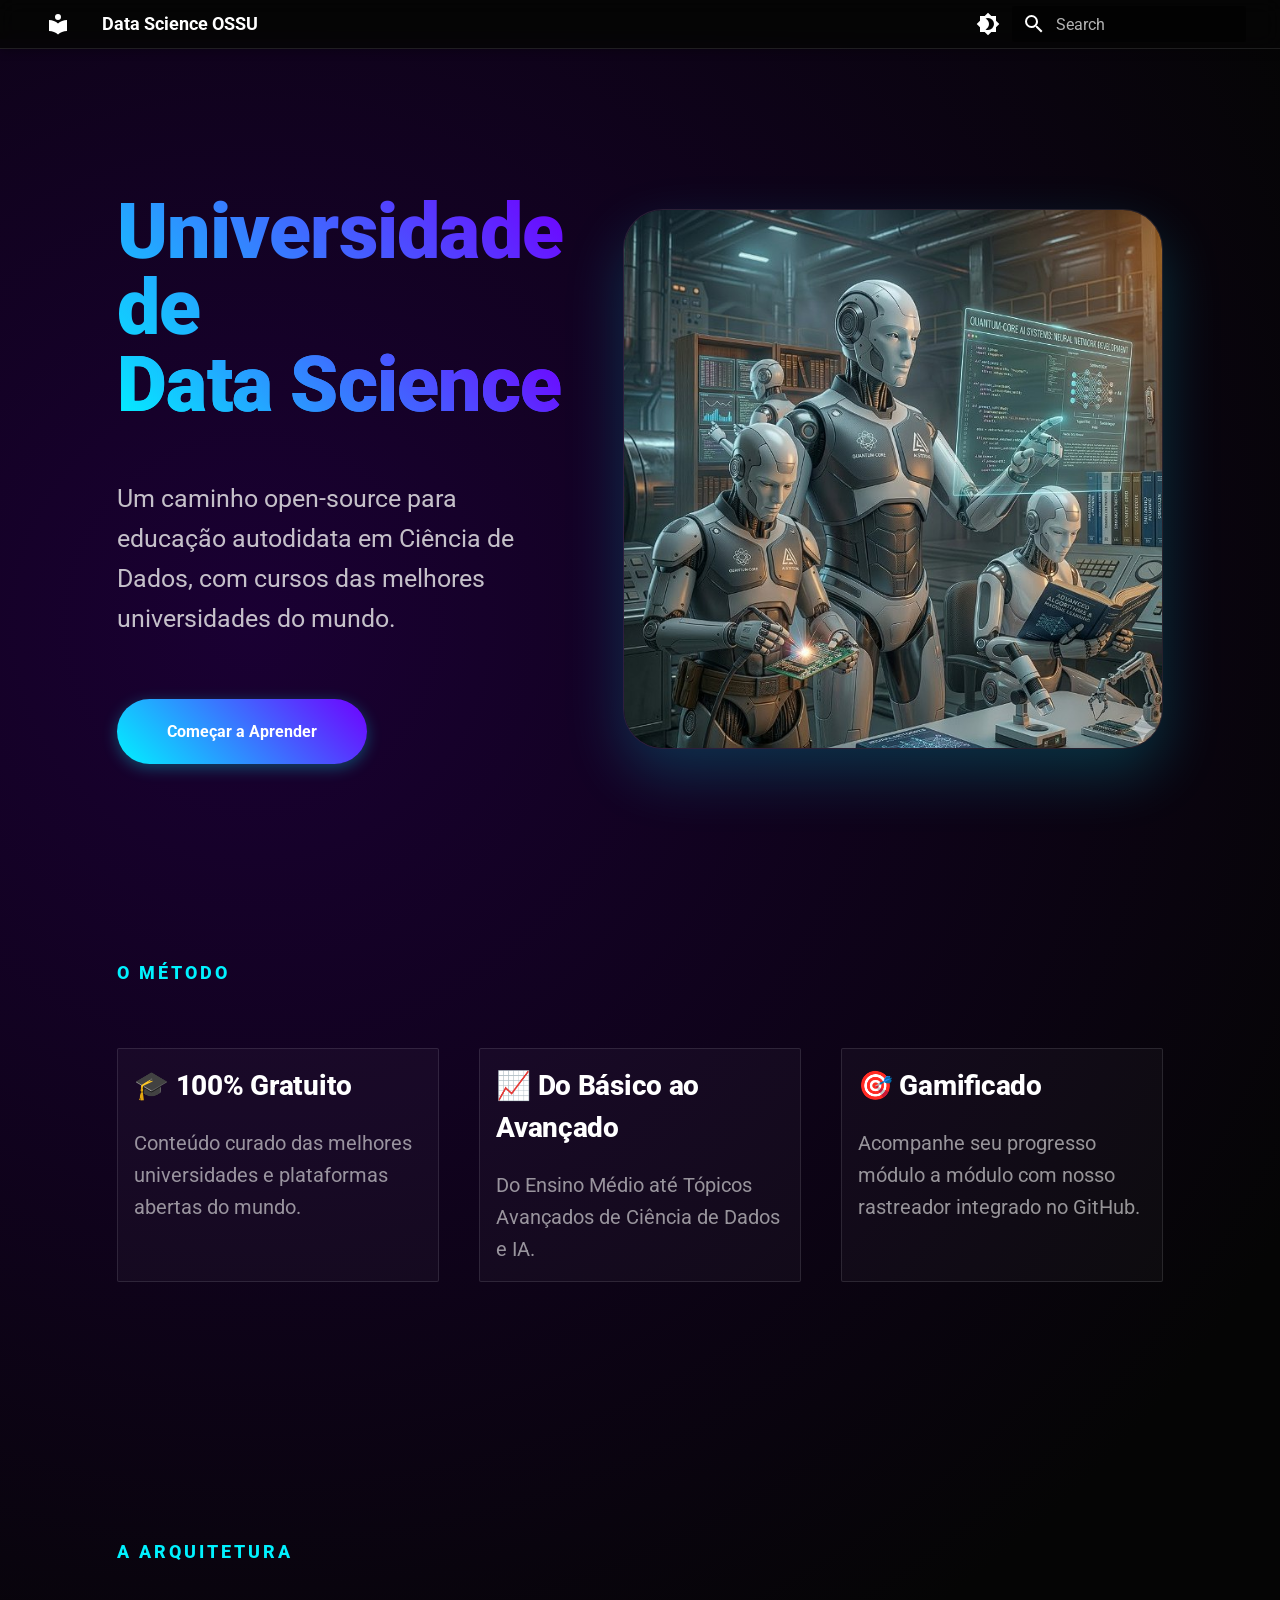
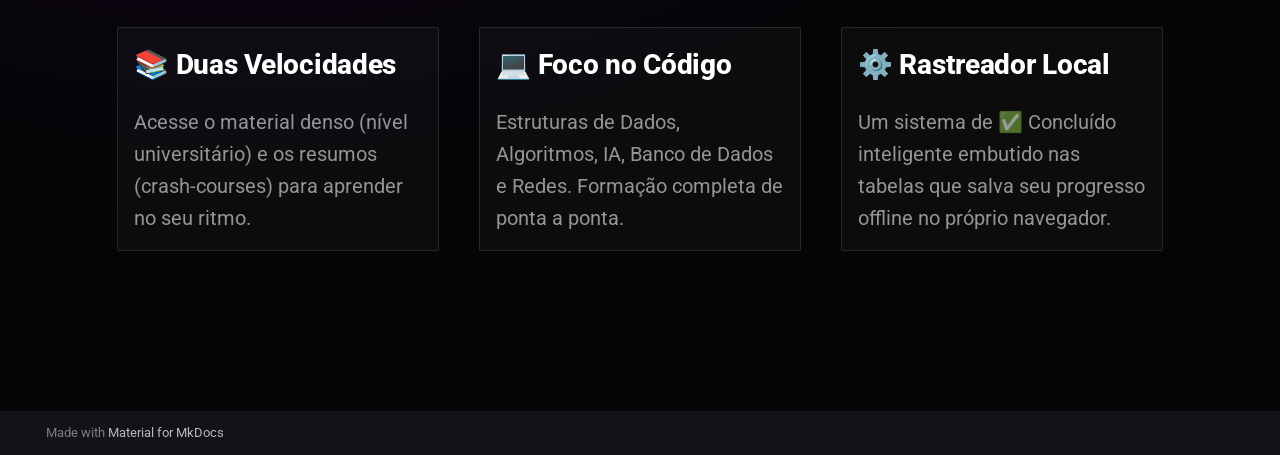
<file: index.html>
<!doctype html>
<html lang="en" class="no-js">
  <head>
    
      <meta charset="utf-8">
      <meta name="viewport" content="width=device-width,initial-scale=1">
      
        <meta name="description" content="Um caminho open-source para educação autodidata em Ciência de Dados.">
      
      
      
        <link rel="canonical" href="https://NandesLima.github.io/data-science/">
      
      
      
        <link rel="next" href="01-introducao/">
      
      
        
      
      
      <link rel="icon" href="assets/images/favicon.png">
      <meta name="generator" content="mkdocs-1.6.1, mkdocs-material-9.7.6">
    
    
      
        <title>Data Science OSSU</title>
      
    
    
      <link rel="stylesheet" href="assets/stylesheets/main.484c7ddc.min.css">
      
        
        <link rel="stylesheet" href="assets/stylesheets/palette.ab4e12ef.min.css">
      
      


    
    
      
    
    
      
        
        
        <link rel="preconnect" href="https://fonts.gstatic.com" crossorigin>
        <link rel="stylesheet" href="https://fonts.googleapis.com/css?family=Roboto:300,300i,400,400i,700,700i%7CRoboto+Mono:400,400i,700,700i&display=fallback">
        <style>:root{--md-text-font:"Roboto";--md-code-font:"Roboto Mono"}</style>
      
    
    
      <link rel="stylesheet" href="stylesheets/custom.css">
    
      <link rel="stylesheet" href="stylesheets/global-modern.css">
    
    <script>__md_scope=new URL(".",location),__md_hash=e=>[...e].reduce(((e,_)=>(e<<5)-e+_.charCodeAt(0)),0),__md_get=(e,_=localStorage,t=__md_scope)=>JSON.parse(_.getItem(t.pathname+"."+e)),__md_set=(e,_,t=localStorage,a=__md_scope)=>{try{t.setItem(a.pathname+"."+e,JSON.stringify(_))}catch(e){}}</script>
    
      

    
    
  </head>
  
  
    
    
      
    
    
    
    
    <body dir="ltr" data-md-color-scheme="slate" data-md-color-primary="black" data-md-color-accent="indigo">
  
    
    <input class="md-toggle" data-md-toggle="drawer" type="checkbox" id="__drawer" autocomplete="off">
    <input class="md-toggle" data-md-toggle="search" type="checkbox" id="__search" autocomplete="off">
    <label class="md-overlay" for="__drawer"></label>
    <div data-md-component="skip">
      
    </div>
    <div data-md-component="announce">
      
    </div>
    
    
      

<header class="md-header" data-md-component="header">
  <nav class="md-header__inner md-grid" aria-label="Header">
    <a href="." title="Data Science OSSU" class="md-header__button md-logo" aria-label="Data Science OSSU" data-md-component="logo">
      
  
  <svg xmlns="http://www.w3.org/2000/svg" viewBox="0 0 24 24"><path d="M12 8a3 3 0 0 0 3-3 3 3 0 0 0-3-3 3 3 0 0 0-3 3 3 3 0 0 0 3 3m0 3.54C9.64 9.35 6.5 8 3 8v11c3.5 0 6.64 1.35 9 3.54 2.36-2.19 5.5-3.54 9-3.54V8c-3.5 0-6.64 1.35-9 3.54"/></svg>

    </a>
    <label class="md-header__button md-icon" for="__drawer">
      
      <svg xmlns="http://www.w3.org/2000/svg" viewBox="0 0 24 24"><path d="M3 6h18v2H3zm0 5h18v2H3zm0 5h18v2H3z"/></svg>
    </label>
    <div class="md-header__title" data-md-component="header-title">
      <div class="md-header__ellipsis">
        <div class="md-header__topic">
          <span class="md-ellipsis">
            Data Science OSSU
          </span>
        </div>
        <div class="md-header__topic" data-md-component="header-topic">
          <span class="md-ellipsis">
            
              Início
            
          </span>
        </div>
      </div>
    </div>
    
      
        <form class="md-header__option" data-md-component="palette">
  
    
    
    
    <input class="md-option" data-md-color-media="" data-md-color-scheme="slate" data-md-color-primary="black" data-md-color-accent="indigo"  aria-label="Mudar para modo claro"  type="radio" name="__palette" id="__palette_0">
    
      <label class="md-header__button md-icon" title="Mudar para modo claro" for="__palette_0" hidden>
        <svg xmlns="http://www.w3.org/2000/svg" viewBox="0 0 24 24"><path d="M12 18c-.89 0-1.74-.2-2.5-.55C11.56 16.5 13 14.42 13 12s-1.44-4.5-3.5-5.45C10.26 6.2 11.11 6 12 6a6 6 0 0 1 6 6 6 6 0 0 1-6 6m8-9.31V4h-4.69L12 .69 8.69 4H4v4.69L.69 12 4 15.31V20h4.69L12 23.31 15.31 20H20v-4.69L23.31 12z"/></svg>
      </label>
    
  
</form>
      
    
    
      <script>var palette=__md_get("__palette");if(palette&&palette.color){if("(prefers-color-scheme)"===palette.color.media){var media=matchMedia("(prefers-color-scheme: light)"),input=document.querySelector(media.matches?"[data-md-color-media='(prefers-color-scheme: light)']":"[data-md-color-media='(prefers-color-scheme: dark)']");palette.color.media=input.getAttribute("data-md-color-media"),palette.color.scheme=input.getAttribute("data-md-color-scheme"),palette.color.primary=input.getAttribute("data-md-color-primary"),palette.color.accent=input.getAttribute("data-md-color-accent")}for(var[key,value]of Object.entries(palette.color))document.body.setAttribute("data-md-color-"+key,value)}</script>
    
    
    
      
      
        <label class="md-header__button md-icon" for="__search">
          
          <svg xmlns="http://www.w3.org/2000/svg" viewBox="0 0 24 24"><path d="M9.5 3A6.5 6.5 0 0 1 16 9.5c0 1.61-.59 3.09-1.56 4.23l.27.27h.79l5 5-1.5 1.5-5-5v-.79l-.27-.27A6.52 6.52 0 0 1 9.5 16 6.5 6.5 0 0 1 3 9.5 6.5 6.5 0 0 1 9.5 3m0 2C7 5 5 7 5 9.5S7 14 9.5 14 14 12 14 9.5 12 5 9.5 5"/></svg>
        </label>
        <div class="md-search" data-md-component="search" role="dialog">
  <label class="md-search__overlay" for="__search"></label>
  <div class="md-search__inner" role="search">
    <form class="md-search__form" name="search">
      <input type="text" class="md-search__input" name="query" aria-label="Search" placeholder="Search" autocapitalize="off" autocorrect="off" autocomplete="off" spellcheck="false" data-md-component="search-query" required>
      <label class="md-search__icon md-icon" for="__search">
        
        <svg xmlns="http://www.w3.org/2000/svg" viewBox="0 0 24 24"><path d="M9.5 3A6.5 6.5 0 0 1 16 9.5c0 1.61-.59 3.09-1.56 4.23l.27.27h.79l5 5-1.5 1.5-5-5v-.79l-.27-.27A6.52 6.52 0 0 1 9.5 16 6.5 6.5 0 0 1 3 9.5 6.5 6.5 0 0 1 9.5 3m0 2C7 5 5 7 5 9.5S7 14 9.5 14 14 12 14 9.5 12 5 9.5 5"/></svg>
        
        <svg xmlns="http://www.w3.org/2000/svg" viewBox="0 0 24 24"><path d="M20 11v2H8l5.5 5.5-1.42 1.42L4.16 12l7.92-7.92L13.5 5.5 8 11z"/></svg>
      </label>
      <nav class="md-search__options" aria-label="Search">
        
        <button type="reset" class="md-search__icon md-icon" title="Clear" aria-label="Clear" tabindex="-1">
          
          <svg xmlns="http://www.w3.org/2000/svg" viewBox="0 0 24 24"><path d="M19 6.41 17.59 5 12 10.59 6.41 5 5 6.41 10.59 12 5 17.59 6.41 19 12 13.41 17.59 19 19 17.59 13.41 12z"/></svg>
        </button>
      </nav>
      
        <div class="md-search__suggest" data-md-component="search-suggest"></div>
      
    </form>
    <div class="md-search__output">
      <div class="md-search__scrollwrap" tabindex="0" data-md-scrollfix>
        <div class="md-search-result" data-md-component="search-result">
          <div class="md-search-result__meta">
            Initializing search
          </div>
          <ol class="md-search-result__list" role="presentation"></ol>
        </div>
      </div>
    </div>
  </div>
</div>
      
    
    
  </nav>
  
</header>
    
    <div class="md-container" data-md-component="container">
      
      
        
          
            
<nav class="md-tabs" aria-label="Tabs" data-md-component="tabs">
  <div class="md-grid">
    <ul class="md-tabs__list">
      
        
  
  
  
    
  
  
    <li class="md-tabs__item md-tabs__item--active">
      <a href="." class="md-tabs__link">
        
  
  
    
  
  Início

      </a>
    </li>
  

      
        
  
  
  
  
    
    
      <li class="md-tabs__item">
        <a href="01-introducao/" class="md-tabs__link">
          
  
  
  Currículo

        </a>
      </li>
    
  

      
    </ul>
  </div>
</nav>
          
        
      
      <main class="md-main" data-md-component="main">
        <div class="md-main__inner md-grid">
          
            
              
              <div class="md-sidebar md-sidebar--primary" data-md-component="sidebar" data-md-type="navigation" >
                <div class="md-sidebar__scrollwrap">
                  <div class="md-sidebar__inner">
                    


  


<nav class="md-nav md-nav--primary md-nav--lifted" aria-label="Navigation" data-md-level="0">
  <label class="md-nav__title" for="__drawer">
    <a href="." title="Data Science OSSU" class="md-nav__button md-logo" aria-label="Data Science OSSU" data-md-component="logo">
      
  
  <svg xmlns="http://www.w3.org/2000/svg" viewBox="0 0 24 24"><path d="M12 8a3 3 0 0 0 3-3 3 3 0 0 0-3-3 3 3 0 0 0-3 3 3 3 0 0 0 3 3m0 3.54C9.64 9.35 6.5 8 3 8v11c3.5 0 6.64 1.35 9 3.54 2.36-2.19 5.5-3.54 9-3.54V8c-3.5 0-6.64 1.35-9 3.54"/></svg>

    </a>
    Data Science OSSU
  </label>
  
  <ul class="md-nav__list" data-md-scrollfix>
    
      
      
  
  
    
  
  
  
    <li class="md-nav__item md-nav__item--active">
      
      <input class="md-nav__toggle md-toggle" type="checkbox" id="__toc">
      
      
      
      <a href="." class="md-nav__link md-nav__link--active">
        
  
  
  <span class="md-ellipsis">
    
  
    Início
  

    
  </span>
  
  

      </a>
      
    </li>
  

    
      
      
  
  
  
  
    
    
    
    
      
      
        
      
    
    
    <li class="md-nav__item md-nav__item--nested">
      
        
        
          
        
        <input class="md-nav__toggle md-toggle md-toggle--indeterminate" type="checkbox" id="__nav_2" >
        
          
          <label class="md-nav__link" for="__nav_2" id="__nav_2_label" tabindex="0">
            
  
  
  <span class="md-ellipsis">
    
  
    Currículo
  

    
  </span>
  
  

            <span class="md-nav__icon md-icon"></span>
          </label>
        
        <nav class="md-nav" data-md-level="1" aria-labelledby="__nav_2_label" aria-expanded="false">
          <label class="md-nav__title" for="__nav_2">
            <span class="md-nav__icon md-icon"></span>
            
  
    Currículo
  

          </label>
          <ul class="md-nav__list" data-md-scrollfix>
            
              
                
  
  
  
  
    <li class="md-nav__item">
      <a href="01-introducao/" class="md-nav__link">
        
  
  
  <span class="md-ellipsis">
    
  
    01. Introdução à Data Science
  

    
  </span>
  
  

      </a>
    </li>
  

              
            
              
                
  
  
  
  
    <li class="md-nav__item">
      <a href="02-programacao/" class="md-nav__link">
        
  
  
  <span class="md-ellipsis">
    
  
    02. Programação (Python)
  

    
  </span>
  
  

      </a>
    </li>
  

              
            
              
                
  
  
  
  
    <li class="md-nav__item">
      <a href="03-matematica/" class="md-nav__link">
        
  
  
  <span class="md-ellipsis">
    
  
    03. Matemática (Cálculo e Álgebra)
  

    
  </span>
  
  

      </a>
    </li>
  

              
            
              
                
  
  
  
  
    <li class="md-nav__item">
      <a href="04-estatistica/" class="md-nav__link">
        
  
  
  <span class="md-ellipsis">
    
  
    04. Estatística e Probabilidade
  

    
  </span>
  
  

      </a>
    </li>
  

              
            
              
                
  
  
  
  
    <li class="md-nav__item">
      <a href="05-banco-de-dados/" class="md-nav__link">
        
  
  
  <span class="md-ellipsis">
    
  
    05. Bancos de Dados (SQL)
  

    
  </span>
  
  

      </a>
    </li>
  

              
            
              
                
  
  
  
  
    <li class="md-nav__item">
      <a href="06-machine-learning/" class="md-nav__link">
        
  
  
  <span class="md-ellipsis">
    
  
    06. Machine Learning
  

    
  </span>
  
  

      </a>
    </li>
  

              
            
              
                
  
  
  
  
    <li class="md-nav__item">
      <a href="07-projeto-final/" class="md-nav__link">
        
  
  
  <span class="md-ellipsis">
    
  
    07. Projeto Final
  

    
  </span>
  
  

      </a>
    </li>
  

              
            
          </ul>
        </nav>
      
    </li>
  

    
  </ul>
</nav>
                  </div>
                </div>
              </div>
            
            
              
              <div class="md-sidebar md-sidebar--secondary" data-md-component="sidebar" data-md-type="toc" >
                <div class="md-sidebar__scrollwrap">
                  <div class="md-sidebar__inner">
                    

<nav class="md-nav md-nav--secondary" aria-label="Table of contents">
  
  
  
  
</nav>
                  </div>
                </div>
              </div>
            
          
          
            <div class="md-content" data-md-component="content">
              
              <article class="md-content__inner md-typeset">
                
                  



<div class="modern-landing">

  <!-- Hero Section -->
  <section class="hero">
    <div class="hero-content">
      <h1 class="hero-title">
        Universidade de<span>Data Science</span>
      </h1>
      <p class="hero-subtitle">
        Um caminho open-source para educação autodidata em Ciência de Dados, com cursos das melhores universidades do mundo.
      </p>
      <div class="hero-actions">
        <a href="01-introducao/" class="btn btn-primary">Começar a Aprender</a>
      </div>
    </div>
    <div class="hero-visual">
      <div class="hero-img-container">
        <img src="assets/ai-landing.jpg" alt="Inteligência Artificial">
      </div>
    </div>
  </section>

  <!-- O MÉTODO Section -->
  <section class="info-section">
    <span class="section-tag">O MÉTODO</span>
    <div class="grid">
      <div class="card">
        <h3>🎓 100% Gratuito</h3>
        <p>Conteúdo curado das melhores universidades e plataformas abertas do mundo.</p>
      </div>
      <div class="card">
        <h3>📈 Do Básico ao Avançado</h3>
        <p>Do Ensino Médio até Tópicos Avançados de Ciência de Dados e IA.</p>
      </div>
      <div class="card">
        <h3>🎯 Gamificado</h3>
        <p>Acompanhe seu progresso módulo a módulo com nosso rastreador integrado no GitHub.</p>
      </div>
    </div>
  </section>

  <!-- A ARQUITETURA Section -->
  <section class="info-section">
    <span class="section-tag">A ARQUITETURA</span>
    <div class="grid">
      <div class="card">
        <h3>📚 Duas Velocidades</h3>
        <p>Acesse o material denso (nível universitário) e os resumos (crash-courses) para aprender no seu ritmo.</p>
      </div>
      <div class="card">
        <h3>💻 Foco no Código</h3>
        <p>Estruturas de Dados, Algoritmos, IA, Banco de Dados e Redes. Formação completa de ponta a ponta.</p>
      </div>
      <div class="card">
        <h3>⚙️ Rastreador Local</h3>
        <p>Um sistema de ✅ Concluído inteligente embutido nas tabelas que salva seu progresso offline no próprio navegador.</p>
      </div>
    </div>
  </section>

</div>












                
              </article>
            </div>
          
          
<script>var target=document.getElementById(location.hash.slice(1));target&&target.name&&(target.checked=target.name.startsWith("__tabbed_"))</script>
        </div>
        
          <button type="button" class="md-top md-icon" data-md-component="top" hidden>
  
  <svg xmlns="http://www.w3.org/2000/svg" viewBox="0 0 24 24"><path d="M13 20h-2V8l-5.5 5.5-1.42-1.42L12 4.16l7.92 7.92-1.42 1.42L13 8z"/></svg>
  Back to top
</button>
        
      </main>
      
        <footer class="md-footer">
  
  <div class="md-footer-meta md-typeset">
    <div class="md-footer-meta__inner md-grid">
      <div class="md-copyright">
  
  
    Made with
    <a href="https://squidfunk.github.io/mkdocs-material/" target="_blank" rel="noopener">
      Material for MkDocs
    </a>
  
</div>
      
    </div>
  </div>
</footer>
      
    </div>
    <div class="md-dialog" data-md-component="dialog">
      <div class="md-dialog__inner md-typeset"></div>
    </div>
    
    
    
      
      
      <script id="__config" type="application/json">{"annotate": null, "base": ".", "features": ["navigation.sections", "navigation.top", "search.suggest", "search.highlight", "navigation.tabs", "navigation.expand"], "search": "assets/javascripts/workers/search.2c215733.min.js", "tags": null, "translations": {"clipboard.copied": "Copied to clipboard", "clipboard.copy": "Copy to clipboard", "search.result.more.one": "1 more on this page", "search.result.more.other": "# more on this page", "search.result.none": "No matching documents", "search.result.one": "1 matching document", "search.result.other": "# matching documents", "search.result.placeholder": "Type to start searching", "search.result.term.missing": "Missing", "select.version": "Select version"}, "version": null}</script>
    
    
      <script src="assets/javascripts/bundle.79ae519e.min.js"></script>
      
        <script src="javascripts/progress.js"></script>
      
    
  </body>
</html>
</file>
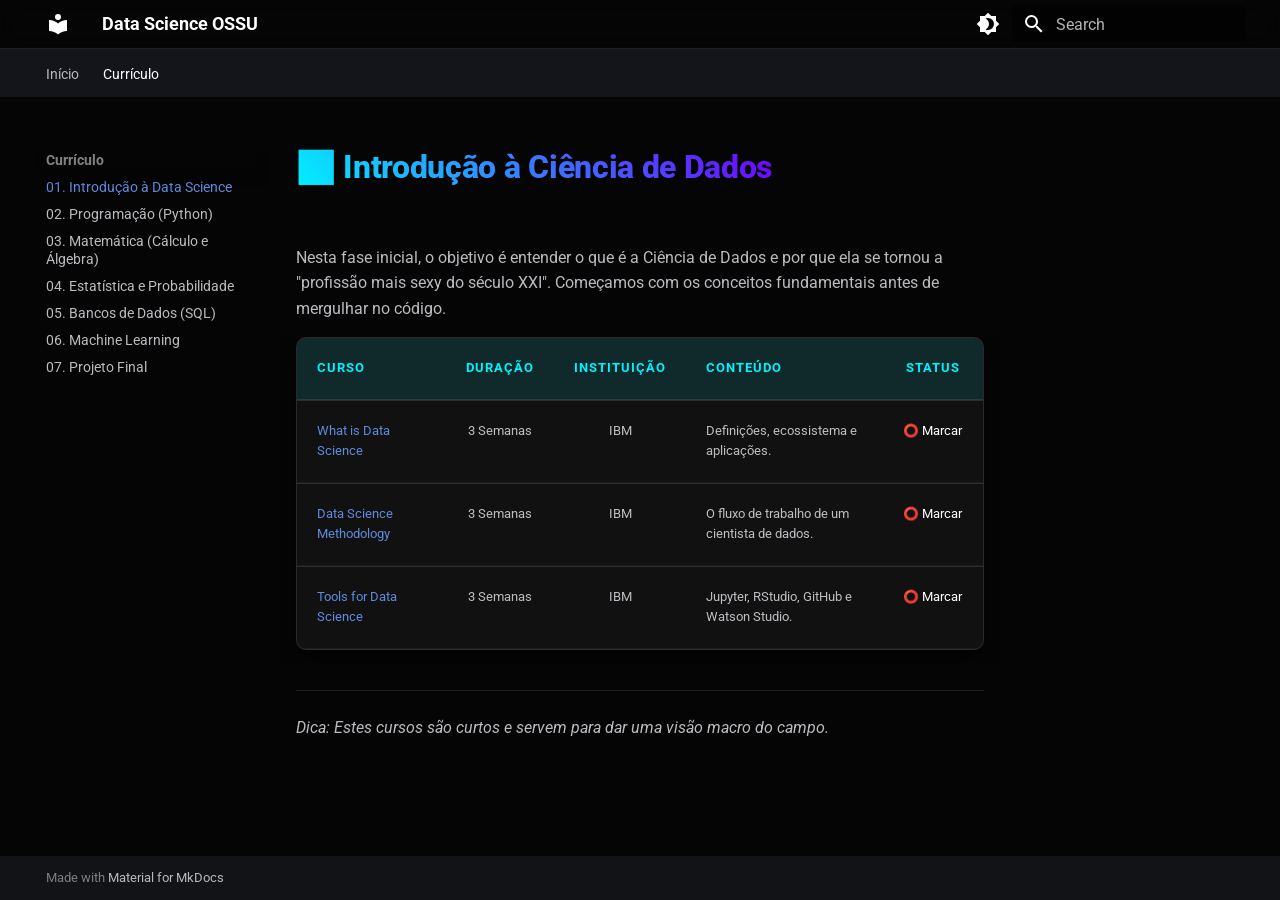
<file: 01-introducao/index.html>
<!doctype html>
<html lang="en" class="no-js">
  <head>
    
      <meta charset="utf-8">
      <meta name="viewport" content="width=device-width,initial-scale=1">
      
        <meta name="description" content="Um caminho open-source para educação autodidata em Ciência de Dados.">
      
      
      
        <link rel="canonical" href="https://NandesLima.github.io/data-science/01-introducao/">
      
      
        <link rel="prev" href="..">
      
      
        <link rel="next" href="../02-programacao/">
      
      
        
      
      
      <link rel="icon" href="../assets/images/favicon.png">
      <meta name="generator" content="mkdocs-1.6.1, mkdocs-material-9.7.6">
    
    
      
        <title>01. Introdução à Data Science - Data Science OSSU</title>
      
    
    
      <link rel="stylesheet" href="../assets/stylesheets/main.484c7ddc.min.css">
      
        
        <link rel="stylesheet" href="../assets/stylesheets/palette.ab4e12ef.min.css">
      
      


    
    
      
    
    
      
        
        
        <link rel="preconnect" href="https://fonts.gstatic.com" crossorigin>
        <link rel="stylesheet" href="https://fonts.googleapis.com/css?family=Roboto:300,300i,400,400i,700,700i%7CRoboto+Mono:400,400i,700,700i&display=fallback">
        <style>:root{--md-text-font:"Roboto";--md-code-font:"Roboto Mono"}</style>
      
    
    
      <link rel="stylesheet" href="../stylesheets/custom.css">
    
      <link rel="stylesheet" href="../stylesheets/global-modern.css">
    
    <script>__md_scope=new URL("..",location),__md_hash=e=>[...e].reduce(((e,_)=>(e<<5)-e+_.charCodeAt(0)),0),__md_get=(e,_=localStorage,t=__md_scope)=>JSON.parse(_.getItem(t.pathname+"."+e)),__md_set=(e,_,t=localStorage,a=__md_scope)=>{try{t.setItem(a.pathname+"."+e,JSON.stringify(_))}catch(e){}}</script>
    
      

    
    
  </head>
  
  
    
    
      
    
    
    
    
    <body dir="ltr" data-md-color-scheme="slate" data-md-color-primary="black" data-md-color-accent="indigo">
  
    
    <input class="md-toggle" data-md-toggle="drawer" type="checkbox" id="__drawer" autocomplete="off">
    <input class="md-toggle" data-md-toggle="search" type="checkbox" id="__search" autocomplete="off">
    <label class="md-overlay" for="__drawer"></label>
    <div data-md-component="skip">
      
        
        <a href="#introducao-a-ciencia-de-dados" class="md-skip">
          Skip to content
        </a>
      
    </div>
    <div data-md-component="announce">
      
    </div>
    
    
      

<header class="md-header" data-md-component="header">
  <nav class="md-header__inner md-grid" aria-label="Header">
    <a href=".." title="Data Science OSSU" class="md-header__button md-logo" aria-label="Data Science OSSU" data-md-component="logo">
      
  
  <svg xmlns="http://www.w3.org/2000/svg" viewBox="0 0 24 24"><path d="M12 8a3 3 0 0 0 3-3 3 3 0 0 0-3-3 3 3 0 0 0-3 3 3 3 0 0 0 3 3m0 3.54C9.64 9.35 6.5 8 3 8v11c3.5 0 6.64 1.35 9 3.54 2.36-2.19 5.5-3.54 9-3.54V8c-3.5 0-6.64 1.35-9 3.54"/></svg>

    </a>
    <label class="md-header__button md-icon" for="__drawer">
      
      <svg xmlns="http://www.w3.org/2000/svg" viewBox="0 0 24 24"><path d="M3 6h18v2H3zm0 5h18v2H3zm0 5h18v2H3z"/></svg>
    </label>
    <div class="md-header__title" data-md-component="header-title">
      <div class="md-header__ellipsis">
        <div class="md-header__topic">
          <span class="md-ellipsis">
            Data Science OSSU
          </span>
        </div>
        <div class="md-header__topic" data-md-component="header-topic">
          <span class="md-ellipsis">
            
              01. Introdução à Data Science
            
          </span>
        </div>
      </div>
    </div>
    
      
        <form class="md-header__option" data-md-component="palette">
  
    
    
    
    <input class="md-option" data-md-color-media="" data-md-color-scheme="slate" data-md-color-primary="black" data-md-color-accent="indigo"  aria-label="Mudar para modo claro"  type="radio" name="__palette" id="__palette_0">
    
      <label class="md-header__button md-icon" title="Mudar para modo claro" for="__palette_0" hidden>
        <svg xmlns="http://www.w3.org/2000/svg" viewBox="0 0 24 24"><path d="M12 18c-.89 0-1.74-.2-2.5-.55C11.56 16.5 13 14.42 13 12s-1.44-4.5-3.5-5.45C10.26 6.2 11.11 6 12 6a6 6 0 0 1 6 6 6 6 0 0 1-6 6m8-9.31V4h-4.69L12 .69 8.69 4H4v4.69L.69 12 4 15.31V20h4.69L12 23.31 15.31 20H20v-4.69L23.31 12z"/></svg>
      </label>
    
  
</form>
      
    
    
      <script>var palette=__md_get("__palette");if(palette&&palette.color){if("(prefers-color-scheme)"===palette.color.media){var media=matchMedia("(prefers-color-scheme: light)"),input=document.querySelector(media.matches?"[data-md-color-media='(prefers-color-scheme: light)']":"[data-md-color-media='(prefers-color-scheme: dark)']");palette.color.media=input.getAttribute("data-md-color-media"),palette.color.scheme=input.getAttribute("data-md-color-scheme"),palette.color.primary=input.getAttribute("data-md-color-primary"),palette.color.accent=input.getAttribute("data-md-color-accent")}for(var[key,value]of Object.entries(palette.color))document.body.setAttribute("data-md-color-"+key,value)}</script>
    
    
    
      
      
        <label class="md-header__button md-icon" for="__search">
          
          <svg xmlns="http://www.w3.org/2000/svg" viewBox="0 0 24 24"><path d="M9.5 3A6.5 6.5 0 0 1 16 9.5c0 1.61-.59 3.09-1.56 4.23l.27.27h.79l5 5-1.5 1.5-5-5v-.79l-.27-.27A6.52 6.52 0 0 1 9.5 16 6.5 6.5 0 0 1 3 9.5 6.5 6.5 0 0 1 9.5 3m0 2C7 5 5 7 5 9.5S7 14 9.5 14 14 12 14 9.5 12 5 9.5 5"/></svg>
        </label>
        <div class="md-search" data-md-component="search" role="dialog">
  <label class="md-search__overlay" for="__search"></label>
  <div class="md-search__inner" role="search">
    <form class="md-search__form" name="search">
      <input type="text" class="md-search__input" name="query" aria-label="Search" placeholder="Search" autocapitalize="off" autocorrect="off" autocomplete="off" spellcheck="false" data-md-component="search-query" required>
      <label class="md-search__icon md-icon" for="__search">
        
        <svg xmlns="http://www.w3.org/2000/svg" viewBox="0 0 24 24"><path d="M9.5 3A6.5 6.5 0 0 1 16 9.5c0 1.61-.59 3.09-1.56 4.23l.27.27h.79l5 5-1.5 1.5-5-5v-.79l-.27-.27A6.52 6.52 0 0 1 9.5 16 6.5 6.5 0 0 1 3 9.5 6.5 6.5 0 0 1 9.5 3m0 2C7 5 5 7 5 9.5S7 14 9.5 14 14 12 14 9.5 12 5 9.5 5"/></svg>
        
        <svg xmlns="http://www.w3.org/2000/svg" viewBox="0 0 24 24"><path d="M20 11v2H8l5.5 5.5-1.42 1.42L4.16 12l7.92-7.92L13.5 5.5 8 11z"/></svg>
      </label>
      <nav class="md-search__options" aria-label="Search">
        
        <button type="reset" class="md-search__icon md-icon" title="Clear" aria-label="Clear" tabindex="-1">
          
          <svg xmlns="http://www.w3.org/2000/svg" viewBox="0 0 24 24"><path d="M19 6.41 17.59 5 12 10.59 6.41 5 5 6.41 10.59 12 5 17.59 6.41 19 12 13.41 17.59 19 19 17.59 13.41 12z"/></svg>
        </button>
      </nav>
      
        <div class="md-search__suggest" data-md-component="search-suggest"></div>
      
    </form>
    <div class="md-search__output">
      <div class="md-search__scrollwrap" tabindex="0" data-md-scrollfix>
        <div class="md-search-result" data-md-component="search-result">
          <div class="md-search-result__meta">
            Initializing search
          </div>
          <ol class="md-search-result__list" role="presentation"></ol>
        </div>
      </div>
    </div>
  </div>
</div>
      
    
    
  </nav>
  
</header>
    
    <div class="md-container" data-md-component="container">
      
      
        
          
            
<nav class="md-tabs" aria-label="Tabs" data-md-component="tabs">
  <div class="md-grid">
    <ul class="md-tabs__list">
      
        
  
  
  
  
    <li class="md-tabs__item">
      <a href=".." class="md-tabs__link">
        
  
  
    
  
  Início

      </a>
    </li>
  

      
        
  
  
  
    
  
  
    
    
      <li class="md-tabs__item md-tabs__item--active">
        <a href="./" class="md-tabs__link">
          
  
  
  Currículo

        </a>
      </li>
    
  

      
    </ul>
  </div>
</nav>
          
        
      
      <main class="md-main" data-md-component="main">
        <div class="md-main__inner md-grid">
          
            
              
              <div class="md-sidebar md-sidebar--primary" data-md-component="sidebar" data-md-type="navigation" >
                <div class="md-sidebar__scrollwrap">
                  <div class="md-sidebar__inner">
                    


  


<nav class="md-nav md-nav--primary md-nav--lifted" aria-label="Navigation" data-md-level="0">
  <label class="md-nav__title" for="__drawer">
    <a href=".." title="Data Science OSSU" class="md-nav__button md-logo" aria-label="Data Science OSSU" data-md-component="logo">
      
  
  <svg xmlns="http://www.w3.org/2000/svg" viewBox="0 0 24 24"><path d="M12 8a3 3 0 0 0 3-3 3 3 0 0 0-3-3 3 3 0 0 0-3 3 3 3 0 0 0 3 3m0 3.54C9.64 9.35 6.5 8 3 8v11c3.5 0 6.64 1.35 9 3.54 2.36-2.19 5.5-3.54 9-3.54V8c-3.5 0-6.64 1.35-9 3.54"/></svg>

    </a>
    Data Science OSSU
  </label>
  
  <ul class="md-nav__list" data-md-scrollfix>
    
      
      
  
  
  
  
    <li class="md-nav__item">
      <a href=".." class="md-nav__link">
        
  
  
  <span class="md-ellipsis">
    
  
    Início
  

    
  </span>
  
  

      </a>
    </li>
  

    
      
      
  
  
    
  
  
  
    
    
    
    
      
        
        
      
      
        
      
    
    
    <li class="md-nav__item md-nav__item--active md-nav__item--section md-nav__item--nested">
      
        
        
        <input class="md-nav__toggle md-toggle " type="checkbox" id="__nav_2" checked>
        
          
          <label class="md-nav__link" for="__nav_2" id="__nav_2_label" tabindex="">
            
  
  
  <span class="md-ellipsis">
    
  
    Currículo
  

    
  </span>
  
  

            <span class="md-nav__icon md-icon"></span>
          </label>
        
        <nav class="md-nav" data-md-level="1" aria-labelledby="__nav_2_label" aria-expanded="true">
          <label class="md-nav__title" for="__nav_2">
            <span class="md-nav__icon md-icon"></span>
            
  
    Currículo
  

          </label>
          <ul class="md-nav__list" data-md-scrollfix>
            
              
                
  
  
    
  
  
  
    <li class="md-nav__item md-nav__item--active">
      
      <input class="md-nav__toggle md-toggle" type="checkbox" id="__toc">
      
      
        
      
      
      <a href="./" class="md-nav__link md-nav__link--active">
        
  
  
  <span class="md-ellipsis">
    
  
    01. Introdução à Data Science
  

    
  </span>
  
  

      </a>
      
    </li>
  

              
            
              
                
  
  
  
  
    <li class="md-nav__item">
      <a href="../02-programacao/" class="md-nav__link">
        
  
  
  <span class="md-ellipsis">
    
  
    02. Programação (Python)
  

    
  </span>
  
  

      </a>
    </li>
  

              
            
              
                
  
  
  
  
    <li class="md-nav__item">
      <a href="../03-matematica/" class="md-nav__link">
        
  
  
  <span class="md-ellipsis">
    
  
    03. Matemática (Cálculo e Álgebra)
  

    
  </span>
  
  

      </a>
    </li>
  

              
            
              
                
  
  
  
  
    <li class="md-nav__item">
      <a href="../04-estatistica/" class="md-nav__link">
        
  
  
  <span class="md-ellipsis">
    
  
    04. Estatística e Probabilidade
  

    
  </span>
  
  

      </a>
    </li>
  

              
            
              
                
  
  
  
  
    <li class="md-nav__item">
      <a href="../05-banco-de-dados/" class="md-nav__link">
        
  
  
  <span class="md-ellipsis">
    
  
    05. Bancos de Dados (SQL)
  

    
  </span>
  
  

      </a>
    </li>
  

              
            
              
                
  
  
  
  
    <li class="md-nav__item">
      <a href="../06-machine-learning/" class="md-nav__link">
        
  
  
  <span class="md-ellipsis">
    
  
    06. Machine Learning
  

    
  </span>
  
  

      </a>
    </li>
  

              
            
              
                
  
  
  
  
    <li class="md-nav__item">
      <a href="../07-projeto-final/" class="md-nav__link">
        
  
  
  <span class="md-ellipsis">
    
  
    07. Projeto Final
  

    
  </span>
  
  

      </a>
    </li>
  

              
            
          </ul>
        </nav>
      
    </li>
  

    
  </ul>
</nav>
                  </div>
                </div>
              </div>
            
            
              
              <div class="md-sidebar md-sidebar--secondary" data-md-component="sidebar" data-md-type="toc" >
                <div class="md-sidebar__scrollwrap">
                  <div class="md-sidebar__inner">
                    

<nav class="md-nav md-nav--secondary" aria-label="Table of contents">
  
  
  
    
  
  
</nav>
                  </div>
                </div>
              </div>
            
          
          
            <div class="md-content" data-md-component="content">
              
              <article class="md-content__inner md-typeset">
                
                  



<h1 id="introducao-a-ciencia-de-dados">📊 Introdução à Ciência de Dados</h1>
<p>Nesta fase inicial, o objetivo é entender o que é a Ciência de Dados e por que ela se tornou a "profissão mais sexy do século XXI". Começamos com os conceitos fundamentais antes de mergulhar no código.</p>
<table>
<thead>
<tr>
<th style="text-align: left;">Curso</th>
<th style="text-align: center;">Duração</th>
<th style="text-align: center;">Instituição</th>
<th style="text-align: left;">Conteúdo</th>
<th style="text-align: center;">Status</th>
</tr>
</thead>
<tbody>
<tr>
<td style="text-align: left;"><a href="https://www.coursera.org/learn/what-is-datascience">What is Data Science</a></td>
<td style="text-align: center;">3 Semanas</td>
<td style="text-align: center;">IBM</td>
<td style="text-align: left;">Definições, ecossistema e aplicações.</td>
<td style="text-align: center;"><button class="status-btn" onclick="toggleStatus(this)">[ ]</button></td>
</tr>
<tr>
<td style="text-align: left;"><a href="https://www.coursera.org/learn/data-science-methodology">Data Science Methodology</a></td>
<td style="text-align: center;">3 Semanas</td>
<td style="text-align: center;">IBM</td>
<td style="text-align: left;">O fluxo de trabalho de um cientista de dados.</td>
<td style="text-align: center;"><button class="status-btn" onclick="toggleStatus(this)">[ ]</button></td>
</tr>
<tr>
<td style="text-align: left;"><a href="https://www.coursera.org/learn/open-source-tools-for-data-science">Tools for Data Science</a></td>
<td style="text-align: center;">3 Semanas</td>
<td style="text-align: center;">IBM</td>
<td style="text-align: left;">Jupyter, RStudio, GitHub e Watson Studio.</td>
<td style="text-align: center;"><button class="status-btn" onclick="toggleStatus(this)">[ ]</button></td>
</tr>
</tbody>
</table>
<hr />
<p><em>Dica: Estes cursos são curtos e servem para dar uma visão macro do campo.</em></p>












                
              </article>
            </div>
          
          
<script>var target=document.getElementById(location.hash.slice(1));target&&target.name&&(target.checked=target.name.startsWith("__tabbed_"))</script>
        </div>
        
          <button type="button" class="md-top md-icon" data-md-component="top" hidden>
  
  <svg xmlns="http://www.w3.org/2000/svg" viewBox="0 0 24 24"><path d="M13 20h-2V8l-5.5 5.5-1.42-1.42L12 4.16l7.92 7.92-1.42 1.42L13 8z"/></svg>
  Back to top
</button>
        
      </main>
      
        <footer class="md-footer">
  
  <div class="md-footer-meta md-typeset">
    <div class="md-footer-meta__inner md-grid">
      <div class="md-copyright">
  
  
    Made with
    <a href="https://squidfunk.github.io/mkdocs-material/" target="_blank" rel="noopener">
      Material for MkDocs
    </a>
  
</div>
      
    </div>
  </div>
</footer>
      
    </div>
    <div class="md-dialog" data-md-component="dialog">
      <div class="md-dialog__inner md-typeset"></div>
    </div>
    
    
    
      
      
      <script id="__config" type="application/json">{"annotate": null, "base": "..", "features": ["navigation.sections", "navigation.top", "search.suggest", "search.highlight", "navigation.tabs", "navigation.expand"], "search": "../assets/javascripts/workers/search.2c215733.min.js", "tags": null, "translations": {"clipboard.copied": "Copied to clipboard", "clipboard.copy": "Copy to clipboard", "search.result.more.one": "1 more on this page", "search.result.more.other": "# more on this page", "search.result.none": "No matching documents", "search.result.one": "1 matching document", "search.result.other": "# matching documents", "search.result.placeholder": "Type to start searching", "search.result.term.missing": "Missing", "select.version": "Select version"}, "version": null}</script>
    
    
      <script src="../assets/javascripts/bundle.79ae519e.min.js"></script>
      
        <script src="../javascripts/progress.js"></script>
      
    
  </body>
</html>
</file>
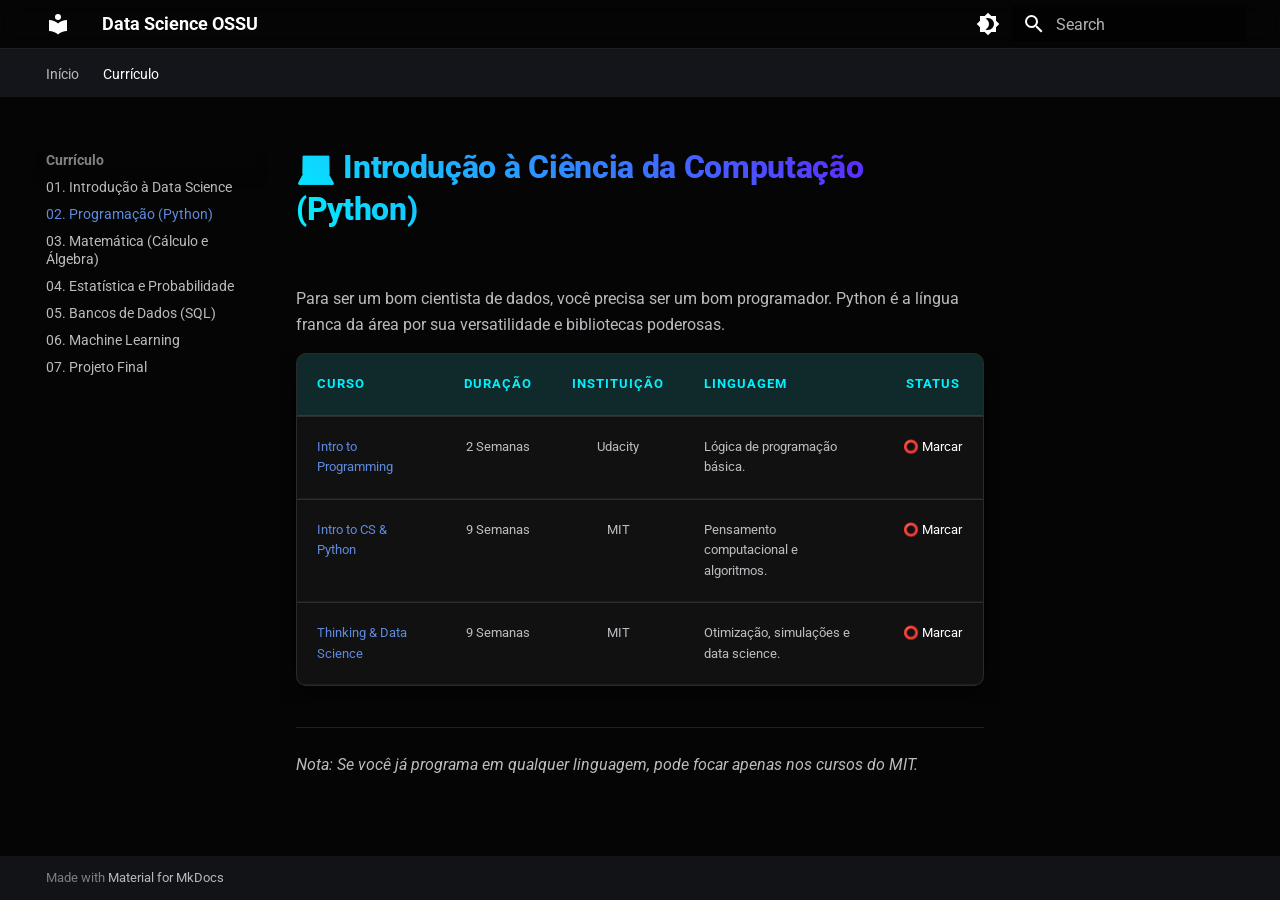
<file: 02-programacao/index.html>
<!doctype html>
<html lang="en" class="no-js">
  <head>
    
      <meta charset="utf-8">
      <meta name="viewport" content="width=device-width,initial-scale=1">
      
        <meta name="description" content="Um caminho open-source para educação autodidata em Ciência de Dados.">
      
      
      
        <link rel="canonical" href="https://NandesLima.github.io/data-science/02-programacao/">
      
      
        <link rel="prev" href="../01-introducao/">
      
      
        <link rel="next" href="../03-matematica/">
      
      
        
      
      
      <link rel="icon" href="../assets/images/favicon.png">
      <meta name="generator" content="mkdocs-1.6.1, mkdocs-material-9.7.6">
    
    
      
        <title>02. Programação (Python) - Data Science OSSU</title>
      
    
    
      <link rel="stylesheet" href="../assets/stylesheets/main.484c7ddc.min.css">
      
        
        <link rel="stylesheet" href="../assets/stylesheets/palette.ab4e12ef.min.css">
      
      


    
    
      
    
    
      
        
        
        <link rel="preconnect" href="https://fonts.gstatic.com" crossorigin>
        <link rel="stylesheet" href="https://fonts.googleapis.com/css?family=Roboto:300,300i,400,400i,700,700i%7CRoboto+Mono:400,400i,700,700i&display=fallback">
        <style>:root{--md-text-font:"Roboto";--md-code-font:"Roboto Mono"}</style>
      
    
    
      <link rel="stylesheet" href="../stylesheets/custom.css">
    
      <link rel="stylesheet" href="../stylesheets/global-modern.css">
    
    <script>__md_scope=new URL("..",location),__md_hash=e=>[...e].reduce(((e,_)=>(e<<5)-e+_.charCodeAt(0)),0),__md_get=(e,_=localStorage,t=__md_scope)=>JSON.parse(_.getItem(t.pathname+"."+e)),__md_set=(e,_,t=localStorage,a=__md_scope)=>{try{t.setItem(a.pathname+"."+e,JSON.stringify(_))}catch(e){}}</script>
    
      

    
    
  </head>
  
  
    
    
      
    
    
    
    
    <body dir="ltr" data-md-color-scheme="slate" data-md-color-primary="black" data-md-color-accent="indigo">
  
    
    <input class="md-toggle" data-md-toggle="drawer" type="checkbox" id="__drawer" autocomplete="off">
    <input class="md-toggle" data-md-toggle="search" type="checkbox" id="__search" autocomplete="off">
    <label class="md-overlay" for="__drawer"></label>
    <div data-md-component="skip">
      
        
        <a href="#introducao-a-ciencia-da-computacao-python" class="md-skip">
          Skip to content
        </a>
      
    </div>
    <div data-md-component="announce">
      
    </div>
    
    
      

<header class="md-header" data-md-component="header">
  <nav class="md-header__inner md-grid" aria-label="Header">
    <a href=".." title="Data Science OSSU" class="md-header__button md-logo" aria-label="Data Science OSSU" data-md-component="logo">
      
  
  <svg xmlns="http://www.w3.org/2000/svg" viewBox="0 0 24 24"><path d="M12 8a3 3 0 0 0 3-3 3 3 0 0 0-3-3 3 3 0 0 0-3 3 3 3 0 0 0 3 3m0 3.54C9.64 9.35 6.5 8 3 8v11c3.5 0 6.64 1.35 9 3.54 2.36-2.19 5.5-3.54 9-3.54V8c-3.5 0-6.64 1.35-9 3.54"/></svg>

    </a>
    <label class="md-header__button md-icon" for="__drawer">
      
      <svg xmlns="http://www.w3.org/2000/svg" viewBox="0 0 24 24"><path d="M3 6h18v2H3zm0 5h18v2H3zm0 5h18v2H3z"/></svg>
    </label>
    <div class="md-header__title" data-md-component="header-title">
      <div class="md-header__ellipsis">
        <div class="md-header__topic">
          <span class="md-ellipsis">
            Data Science OSSU
          </span>
        </div>
        <div class="md-header__topic" data-md-component="header-topic">
          <span class="md-ellipsis">
            
              02. Programação (Python)
            
          </span>
        </div>
      </div>
    </div>
    
      
        <form class="md-header__option" data-md-component="palette">
  
    
    
    
    <input class="md-option" data-md-color-media="" data-md-color-scheme="slate" data-md-color-primary="black" data-md-color-accent="indigo"  aria-label="Mudar para modo claro"  type="radio" name="__palette" id="__palette_0">
    
      <label class="md-header__button md-icon" title="Mudar para modo claro" for="__palette_0" hidden>
        <svg xmlns="http://www.w3.org/2000/svg" viewBox="0 0 24 24"><path d="M12 18c-.89 0-1.74-.2-2.5-.55C11.56 16.5 13 14.42 13 12s-1.44-4.5-3.5-5.45C10.26 6.2 11.11 6 12 6a6 6 0 0 1 6 6 6 6 0 0 1-6 6m8-9.31V4h-4.69L12 .69 8.69 4H4v4.69L.69 12 4 15.31V20h4.69L12 23.31 15.31 20H20v-4.69L23.31 12z"/></svg>
      </label>
    
  
</form>
      
    
    
      <script>var palette=__md_get("__palette");if(palette&&palette.color){if("(prefers-color-scheme)"===palette.color.media){var media=matchMedia("(prefers-color-scheme: light)"),input=document.querySelector(media.matches?"[data-md-color-media='(prefers-color-scheme: light)']":"[data-md-color-media='(prefers-color-scheme: dark)']");palette.color.media=input.getAttribute("data-md-color-media"),palette.color.scheme=input.getAttribute("data-md-color-scheme"),palette.color.primary=input.getAttribute("data-md-color-primary"),palette.color.accent=input.getAttribute("data-md-color-accent")}for(var[key,value]of Object.entries(palette.color))document.body.setAttribute("data-md-color-"+key,value)}</script>
    
    
    
      
      
        <label class="md-header__button md-icon" for="__search">
          
          <svg xmlns="http://www.w3.org/2000/svg" viewBox="0 0 24 24"><path d="M9.5 3A6.5 6.5 0 0 1 16 9.5c0 1.61-.59 3.09-1.56 4.23l.27.27h.79l5 5-1.5 1.5-5-5v-.79l-.27-.27A6.52 6.52 0 0 1 9.5 16 6.5 6.5 0 0 1 3 9.5 6.5 6.5 0 0 1 9.5 3m0 2C7 5 5 7 5 9.5S7 14 9.5 14 14 12 14 9.5 12 5 9.5 5"/></svg>
        </label>
        <div class="md-search" data-md-component="search" role="dialog">
  <label class="md-search__overlay" for="__search"></label>
  <div class="md-search__inner" role="search">
    <form class="md-search__form" name="search">
      <input type="text" class="md-search__input" name="query" aria-label="Search" placeholder="Search" autocapitalize="off" autocorrect="off" autocomplete="off" spellcheck="false" data-md-component="search-query" required>
      <label class="md-search__icon md-icon" for="__search">
        
        <svg xmlns="http://www.w3.org/2000/svg" viewBox="0 0 24 24"><path d="M9.5 3A6.5 6.5 0 0 1 16 9.5c0 1.61-.59 3.09-1.56 4.23l.27.27h.79l5 5-1.5 1.5-5-5v-.79l-.27-.27A6.52 6.52 0 0 1 9.5 16 6.5 6.5 0 0 1 3 9.5 6.5 6.5 0 0 1 9.5 3m0 2C7 5 5 7 5 9.5S7 14 9.5 14 14 12 14 9.5 12 5 9.5 5"/></svg>
        
        <svg xmlns="http://www.w3.org/2000/svg" viewBox="0 0 24 24"><path d="M20 11v2H8l5.5 5.5-1.42 1.42L4.16 12l7.92-7.92L13.5 5.5 8 11z"/></svg>
      </label>
      <nav class="md-search__options" aria-label="Search">
        
        <button type="reset" class="md-search__icon md-icon" title="Clear" aria-label="Clear" tabindex="-1">
          
          <svg xmlns="http://www.w3.org/2000/svg" viewBox="0 0 24 24"><path d="M19 6.41 17.59 5 12 10.59 6.41 5 5 6.41 10.59 12 5 17.59 6.41 19 12 13.41 17.59 19 19 17.59 13.41 12z"/></svg>
        </button>
      </nav>
      
        <div class="md-search__suggest" data-md-component="search-suggest"></div>
      
    </form>
    <div class="md-search__output">
      <div class="md-search__scrollwrap" tabindex="0" data-md-scrollfix>
        <div class="md-search-result" data-md-component="search-result">
          <div class="md-search-result__meta">
            Initializing search
          </div>
          <ol class="md-search-result__list" role="presentation"></ol>
        </div>
      </div>
    </div>
  </div>
</div>
      
    
    
  </nav>
  
</header>
    
    <div class="md-container" data-md-component="container">
      
      
        
          
            
<nav class="md-tabs" aria-label="Tabs" data-md-component="tabs">
  <div class="md-grid">
    <ul class="md-tabs__list">
      
        
  
  
  
  
    <li class="md-tabs__item">
      <a href=".." class="md-tabs__link">
        
  
  
    
  
  Início

      </a>
    </li>
  

      
        
  
  
  
    
  
  
    
    
      <li class="md-tabs__item md-tabs__item--active">
        <a href="../01-introducao/" class="md-tabs__link">
          
  
  
  Currículo

        </a>
      </li>
    
  

      
    </ul>
  </div>
</nav>
          
        
      
      <main class="md-main" data-md-component="main">
        <div class="md-main__inner md-grid">
          
            
              
              <div class="md-sidebar md-sidebar--primary" data-md-component="sidebar" data-md-type="navigation" >
                <div class="md-sidebar__scrollwrap">
                  <div class="md-sidebar__inner">
                    


  


<nav class="md-nav md-nav--primary md-nav--lifted" aria-label="Navigation" data-md-level="0">
  <label class="md-nav__title" for="__drawer">
    <a href=".." title="Data Science OSSU" class="md-nav__button md-logo" aria-label="Data Science OSSU" data-md-component="logo">
      
  
  <svg xmlns="http://www.w3.org/2000/svg" viewBox="0 0 24 24"><path d="M12 8a3 3 0 0 0 3-3 3 3 0 0 0-3-3 3 3 0 0 0-3 3 3 3 0 0 0 3 3m0 3.54C9.64 9.35 6.5 8 3 8v11c3.5 0 6.64 1.35 9 3.54 2.36-2.19 5.5-3.54 9-3.54V8c-3.5 0-6.64 1.35-9 3.54"/></svg>

    </a>
    Data Science OSSU
  </label>
  
  <ul class="md-nav__list" data-md-scrollfix>
    
      
      
  
  
  
  
    <li class="md-nav__item">
      <a href=".." class="md-nav__link">
        
  
  
  <span class="md-ellipsis">
    
  
    Início
  

    
  </span>
  
  

      </a>
    </li>
  

    
      
      
  
  
    
  
  
  
    
    
    
    
      
        
        
      
      
        
      
    
    
    <li class="md-nav__item md-nav__item--active md-nav__item--section md-nav__item--nested">
      
        
        
        <input class="md-nav__toggle md-toggle " type="checkbox" id="__nav_2" checked>
        
          
          <label class="md-nav__link" for="__nav_2" id="__nav_2_label" tabindex="">
            
  
  
  <span class="md-ellipsis">
    
  
    Currículo
  

    
  </span>
  
  

            <span class="md-nav__icon md-icon"></span>
          </label>
        
        <nav class="md-nav" data-md-level="1" aria-labelledby="__nav_2_label" aria-expanded="true">
          <label class="md-nav__title" for="__nav_2">
            <span class="md-nav__icon md-icon"></span>
            
  
    Currículo
  

          </label>
          <ul class="md-nav__list" data-md-scrollfix>
            
              
                
  
  
  
  
    <li class="md-nav__item">
      <a href="../01-introducao/" class="md-nav__link">
        
  
  
  <span class="md-ellipsis">
    
  
    01. Introdução à Data Science
  

    
  </span>
  
  

      </a>
    </li>
  

              
            
              
                
  
  
    
  
  
  
    <li class="md-nav__item md-nav__item--active">
      
      <input class="md-nav__toggle md-toggle" type="checkbox" id="__toc">
      
      
        
      
      
      <a href="./" class="md-nav__link md-nav__link--active">
        
  
  
  <span class="md-ellipsis">
    
  
    02. Programação (Python)
  

    
  </span>
  
  

      </a>
      
    </li>
  

              
            
              
                
  
  
  
  
    <li class="md-nav__item">
      <a href="../03-matematica/" class="md-nav__link">
        
  
  
  <span class="md-ellipsis">
    
  
    03. Matemática (Cálculo e Álgebra)
  

    
  </span>
  
  

      </a>
    </li>
  

              
            
              
                
  
  
  
  
    <li class="md-nav__item">
      <a href="../04-estatistica/" class="md-nav__link">
        
  
  
  <span class="md-ellipsis">
    
  
    04. Estatística e Probabilidade
  

    
  </span>
  
  

      </a>
    </li>
  

              
            
              
                
  
  
  
  
    <li class="md-nav__item">
      <a href="../05-banco-de-dados/" class="md-nav__link">
        
  
  
  <span class="md-ellipsis">
    
  
    05. Bancos de Dados (SQL)
  

    
  </span>
  
  

      </a>
    </li>
  

              
            
              
                
  
  
  
  
    <li class="md-nav__item">
      <a href="../06-machine-learning/" class="md-nav__link">
        
  
  
  <span class="md-ellipsis">
    
  
    06. Machine Learning
  

    
  </span>
  
  

      </a>
    </li>
  

              
            
              
                
  
  
  
  
    <li class="md-nav__item">
      <a href="../07-projeto-final/" class="md-nav__link">
        
  
  
  <span class="md-ellipsis">
    
  
    07. Projeto Final
  

    
  </span>
  
  

      </a>
    </li>
  

              
            
          </ul>
        </nav>
      
    </li>
  

    
  </ul>
</nav>
                  </div>
                </div>
              </div>
            
            
              
              <div class="md-sidebar md-sidebar--secondary" data-md-component="sidebar" data-md-type="toc" >
                <div class="md-sidebar__scrollwrap">
                  <div class="md-sidebar__inner">
                    

<nav class="md-nav md-nav--secondary" aria-label="Table of contents">
  
  
  
    
  
  
</nav>
                  </div>
                </div>
              </div>
            
          
          
            <div class="md-content" data-md-component="content">
              
              <article class="md-content__inner md-typeset">
                
                  



<h1 id="introducao-a-ciencia-da-computacao-python">💻 Introdução à Ciência da Computação (Python)</h1>
<p>Para ser um bom cientista de dados, você precisa ser um bom programador. Python é a língua franca da área por sua versatilidade e bibliotecas poderosas.</p>
<table>
<thead>
<tr>
<th style="text-align: left;">Curso</th>
<th style="text-align: center;">Duração</th>
<th style="text-align: center;">Instituição</th>
<th style="text-align: left;">Linguagem</th>
<th style="text-align: center;">Status</th>
</tr>
</thead>
<tbody>
<tr>
<td style="text-align: left;"><a href="coursepages/intro-programming/README.md">Intro to Programming</a></td>
<td style="text-align: center;">2 Semanas</td>
<td style="text-align: center;">Udacity</td>
<td style="text-align: left;">Lógica de programação básica.</td>
<td style="text-align: center;"><button class="status-btn" onclick="toggleStatus(this)">[ ]</button></td>
</tr>
<tr>
<td style="text-align: left;"><a href="coursepages/intro-cs/README.md">Intro to CS &amp; Python</a></td>
<td style="text-align: center;">9 Semanas</td>
<td style="text-align: center;">MIT</td>
<td style="text-align: left;">Pensamento computacional e algoritmos.</td>
<td style="text-align: center;"><button class="status-btn" onclick="toggleStatus(this)">[ ]</button></td>
</tr>
<tr>
<td style="text-align: left;"><a href="https://ocw.mit.edu/courses/6-0002-introduction-to-computational-thinking-and-data-science-fall-2016/">Thinking &amp; Data Science</a></td>
<td style="text-align: center;">9 Semanas</td>
<td style="text-align: center;">MIT</td>
<td style="text-align: left;">Otimização, simulações e data science.</td>
<td style="text-align: center;"><button class="status-btn" onclick="toggleStatus(this)">[ ]</button></td>
</tr>
</tbody>
</table>
<hr />
<p><em>Nota: Se você já programa em qualquer linguagem, pode focar apenas nos cursos do MIT.</em></p>












                
              </article>
            </div>
          
          
<script>var target=document.getElementById(location.hash.slice(1));target&&target.name&&(target.checked=target.name.startsWith("__tabbed_"))</script>
        </div>
        
          <button type="button" class="md-top md-icon" data-md-component="top" hidden>
  
  <svg xmlns="http://www.w3.org/2000/svg" viewBox="0 0 24 24"><path d="M13 20h-2V8l-5.5 5.5-1.42-1.42L12 4.16l7.92 7.92-1.42 1.42L13 8z"/></svg>
  Back to top
</button>
        
      </main>
      
        <footer class="md-footer">
  
  <div class="md-footer-meta md-typeset">
    <div class="md-footer-meta__inner md-grid">
      <div class="md-copyright">
  
  
    Made with
    <a href="https://squidfunk.github.io/mkdocs-material/" target="_blank" rel="noopener">
      Material for MkDocs
    </a>
  
</div>
      
    </div>
  </div>
</footer>
      
    </div>
    <div class="md-dialog" data-md-component="dialog">
      <div class="md-dialog__inner md-typeset"></div>
    </div>
    
    
    
      
      
      <script id="__config" type="application/json">{"annotate": null, "base": "..", "features": ["navigation.sections", "navigation.top", "search.suggest", "search.highlight", "navigation.tabs", "navigation.expand"], "search": "../assets/javascripts/workers/search.2c215733.min.js", "tags": null, "translations": {"clipboard.copied": "Copied to clipboard", "clipboard.copy": "Copy to clipboard", "search.result.more.one": "1 more on this page", "search.result.more.other": "# more on this page", "search.result.none": "No matching documents", "search.result.one": "1 matching document", "search.result.other": "# matching documents", "search.result.placeholder": "Type to start searching", "search.result.term.missing": "Missing", "select.version": "Select version"}, "version": null}</script>
    
    
      <script src="../assets/javascripts/bundle.79ae519e.min.js"></script>
      
        <script src="../javascripts/progress.js"></script>
      
    
  </body>
</html>
</file>
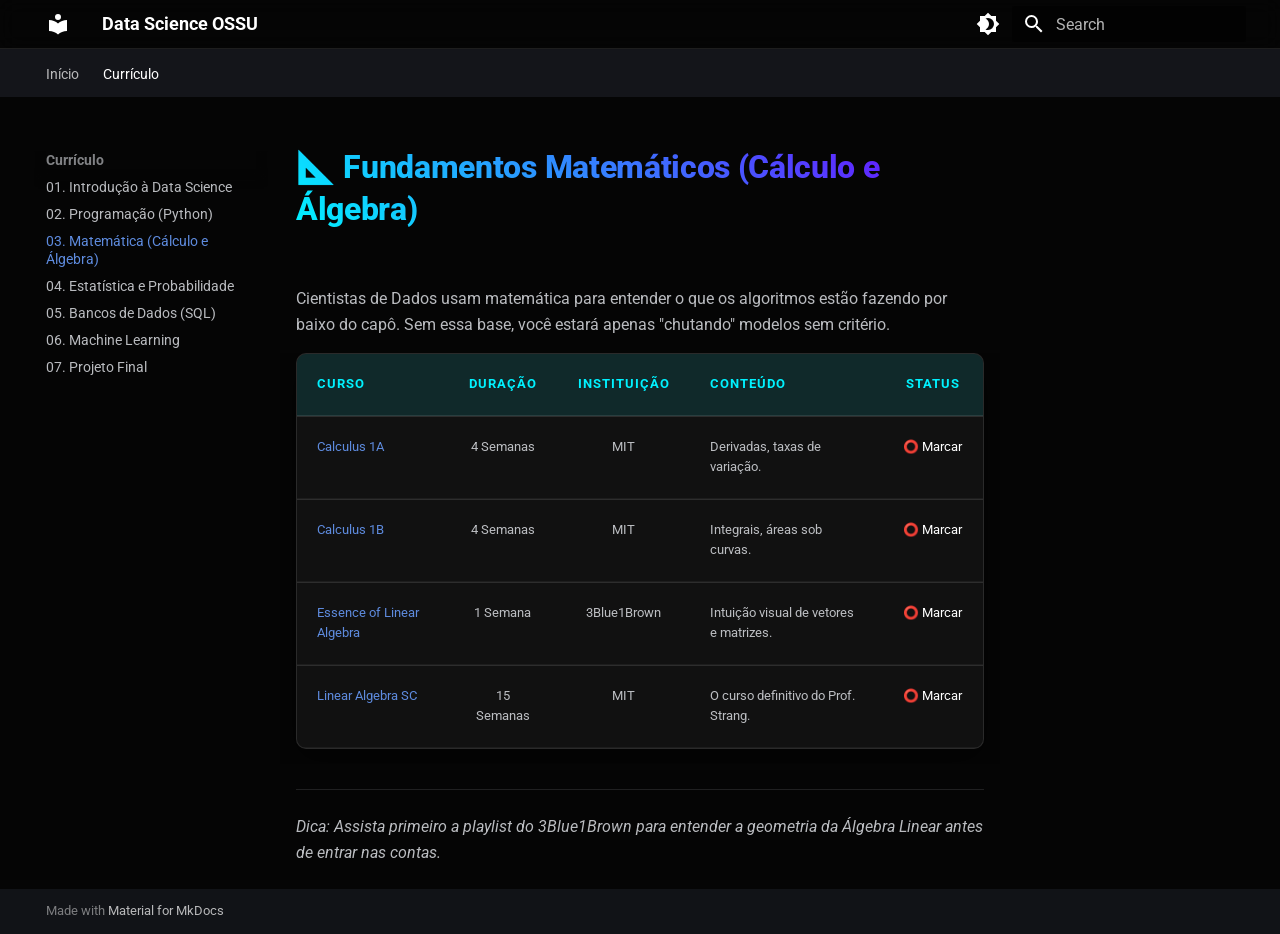
<file: 03-matematica/index.html>
<!doctype html>
<html lang="en" class="no-js">
  <head>
    
      <meta charset="utf-8">
      <meta name="viewport" content="width=device-width,initial-scale=1">
      
        <meta name="description" content="Um caminho open-source para educação autodidata em Ciência de Dados.">
      
      
      
        <link rel="canonical" href="https://NandesLima.github.io/data-science/03-matematica/">
      
      
        <link rel="prev" href="../02-programacao/">
      
      
        <link rel="next" href="../04-estatistica/">
      
      
        
      
      
      <link rel="icon" href="../assets/images/favicon.png">
      <meta name="generator" content="mkdocs-1.6.1, mkdocs-material-9.7.6">
    
    
      
        <title>03. Matemática (Cálculo e Álgebra) - Data Science OSSU</title>
      
    
    
      <link rel="stylesheet" href="../assets/stylesheets/main.484c7ddc.min.css">
      
        
        <link rel="stylesheet" href="../assets/stylesheets/palette.ab4e12ef.min.css">
      
      


    
    
      
    
    
      
        
        
        <link rel="preconnect" href="https://fonts.gstatic.com" crossorigin>
        <link rel="stylesheet" href="https://fonts.googleapis.com/css?family=Roboto:300,300i,400,400i,700,700i%7CRoboto+Mono:400,400i,700,700i&display=fallback">
        <style>:root{--md-text-font:"Roboto";--md-code-font:"Roboto Mono"}</style>
      
    
    
      <link rel="stylesheet" href="../stylesheets/custom.css">
    
      <link rel="stylesheet" href="../stylesheets/global-modern.css">
    
    <script>__md_scope=new URL("..",location),__md_hash=e=>[...e].reduce(((e,_)=>(e<<5)-e+_.charCodeAt(0)),0),__md_get=(e,_=localStorage,t=__md_scope)=>JSON.parse(_.getItem(t.pathname+"."+e)),__md_set=(e,_,t=localStorage,a=__md_scope)=>{try{t.setItem(a.pathname+"."+e,JSON.stringify(_))}catch(e){}}</script>
    
      

    
    
  </head>
  
  
    
    
      
    
    
    
    
    <body dir="ltr" data-md-color-scheme="slate" data-md-color-primary="black" data-md-color-accent="indigo">
  
    
    <input class="md-toggle" data-md-toggle="drawer" type="checkbox" id="__drawer" autocomplete="off">
    <input class="md-toggle" data-md-toggle="search" type="checkbox" id="__search" autocomplete="off">
    <label class="md-overlay" for="__drawer"></label>
    <div data-md-component="skip">
      
        
        <a href="#fundamentos-matematicos-calculo-e-algebra" class="md-skip">
          Skip to content
        </a>
      
    </div>
    <div data-md-component="announce">
      
    </div>
    
    
      

<header class="md-header" data-md-component="header">
  <nav class="md-header__inner md-grid" aria-label="Header">
    <a href=".." title="Data Science OSSU" class="md-header__button md-logo" aria-label="Data Science OSSU" data-md-component="logo">
      
  
  <svg xmlns="http://www.w3.org/2000/svg" viewBox="0 0 24 24"><path d="M12 8a3 3 0 0 0 3-3 3 3 0 0 0-3-3 3 3 0 0 0-3 3 3 3 0 0 0 3 3m0 3.54C9.64 9.35 6.5 8 3 8v11c3.5 0 6.64 1.35 9 3.54 2.36-2.19 5.5-3.54 9-3.54V8c-3.5 0-6.64 1.35-9 3.54"/></svg>

    </a>
    <label class="md-header__button md-icon" for="__drawer">
      
      <svg xmlns="http://www.w3.org/2000/svg" viewBox="0 0 24 24"><path d="M3 6h18v2H3zm0 5h18v2H3zm0 5h18v2H3z"/></svg>
    </label>
    <div class="md-header__title" data-md-component="header-title">
      <div class="md-header__ellipsis">
        <div class="md-header__topic">
          <span class="md-ellipsis">
            Data Science OSSU
          </span>
        </div>
        <div class="md-header__topic" data-md-component="header-topic">
          <span class="md-ellipsis">
            
              03. Matemática (Cálculo e Álgebra)
            
          </span>
        </div>
      </div>
    </div>
    
      
        <form class="md-header__option" data-md-component="palette">
  
    
    
    
    <input class="md-option" data-md-color-media="" data-md-color-scheme="slate" data-md-color-primary="black" data-md-color-accent="indigo"  aria-label="Mudar para modo claro"  type="radio" name="__palette" id="__palette_0">
    
      <label class="md-header__button md-icon" title="Mudar para modo claro" for="__palette_0" hidden>
        <svg xmlns="http://www.w3.org/2000/svg" viewBox="0 0 24 24"><path d="M12 18c-.89 0-1.74-.2-2.5-.55C11.56 16.5 13 14.42 13 12s-1.44-4.5-3.5-5.45C10.26 6.2 11.11 6 12 6a6 6 0 0 1 6 6 6 6 0 0 1-6 6m8-9.31V4h-4.69L12 .69 8.69 4H4v4.69L.69 12 4 15.31V20h4.69L12 23.31 15.31 20H20v-4.69L23.31 12z"/></svg>
      </label>
    
  
</form>
      
    
    
      <script>var palette=__md_get("__palette");if(palette&&palette.color){if("(prefers-color-scheme)"===palette.color.media){var media=matchMedia("(prefers-color-scheme: light)"),input=document.querySelector(media.matches?"[data-md-color-media='(prefers-color-scheme: light)']":"[data-md-color-media='(prefers-color-scheme: dark)']");palette.color.media=input.getAttribute("data-md-color-media"),palette.color.scheme=input.getAttribute("data-md-color-scheme"),palette.color.primary=input.getAttribute("data-md-color-primary"),palette.color.accent=input.getAttribute("data-md-color-accent")}for(var[key,value]of Object.entries(palette.color))document.body.setAttribute("data-md-color-"+key,value)}</script>
    
    
    
      
      
        <label class="md-header__button md-icon" for="__search">
          
          <svg xmlns="http://www.w3.org/2000/svg" viewBox="0 0 24 24"><path d="M9.5 3A6.5 6.5 0 0 1 16 9.5c0 1.61-.59 3.09-1.56 4.23l.27.27h.79l5 5-1.5 1.5-5-5v-.79l-.27-.27A6.52 6.52 0 0 1 9.5 16 6.5 6.5 0 0 1 3 9.5 6.5 6.5 0 0 1 9.5 3m0 2C7 5 5 7 5 9.5S7 14 9.5 14 14 12 14 9.5 12 5 9.5 5"/></svg>
        </label>
        <div class="md-search" data-md-component="search" role="dialog">
  <label class="md-search__overlay" for="__search"></label>
  <div class="md-search__inner" role="search">
    <form class="md-search__form" name="search">
      <input type="text" class="md-search__input" name="query" aria-label="Search" placeholder="Search" autocapitalize="off" autocorrect="off" autocomplete="off" spellcheck="false" data-md-component="search-query" required>
      <label class="md-search__icon md-icon" for="__search">
        
        <svg xmlns="http://www.w3.org/2000/svg" viewBox="0 0 24 24"><path d="M9.5 3A6.5 6.5 0 0 1 16 9.5c0 1.61-.59 3.09-1.56 4.23l.27.27h.79l5 5-1.5 1.5-5-5v-.79l-.27-.27A6.52 6.52 0 0 1 9.5 16 6.5 6.5 0 0 1 3 9.5 6.5 6.5 0 0 1 9.5 3m0 2C7 5 5 7 5 9.5S7 14 9.5 14 14 12 14 9.5 12 5 9.5 5"/></svg>
        
        <svg xmlns="http://www.w3.org/2000/svg" viewBox="0 0 24 24"><path d="M20 11v2H8l5.5 5.5-1.42 1.42L4.16 12l7.92-7.92L13.5 5.5 8 11z"/></svg>
      </label>
      <nav class="md-search__options" aria-label="Search">
        
        <button type="reset" class="md-search__icon md-icon" title="Clear" aria-label="Clear" tabindex="-1">
          
          <svg xmlns="http://www.w3.org/2000/svg" viewBox="0 0 24 24"><path d="M19 6.41 17.59 5 12 10.59 6.41 5 5 6.41 10.59 12 5 17.59 6.41 19 12 13.41 17.59 19 19 17.59 13.41 12z"/></svg>
        </button>
      </nav>
      
        <div class="md-search__suggest" data-md-component="search-suggest"></div>
      
    </form>
    <div class="md-search__output">
      <div class="md-search__scrollwrap" tabindex="0" data-md-scrollfix>
        <div class="md-search-result" data-md-component="search-result">
          <div class="md-search-result__meta">
            Initializing search
          </div>
          <ol class="md-search-result__list" role="presentation"></ol>
        </div>
      </div>
    </div>
  </div>
</div>
      
    
    
  </nav>
  
</header>
    
    <div class="md-container" data-md-component="container">
      
      
        
          
            
<nav class="md-tabs" aria-label="Tabs" data-md-component="tabs">
  <div class="md-grid">
    <ul class="md-tabs__list">
      
        
  
  
  
  
    <li class="md-tabs__item">
      <a href=".." class="md-tabs__link">
        
  
  
    
  
  Início

      </a>
    </li>
  

      
        
  
  
  
    
  
  
    
    
      <li class="md-tabs__item md-tabs__item--active">
        <a href="../01-introducao/" class="md-tabs__link">
          
  
  
  Currículo

        </a>
      </li>
    
  

      
    </ul>
  </div>
</nav>
          
        
      
      <main class="md-main" data-md-component="main">
        <div class="md-main__inner md-grid">
          
            
              
              <div class="md-sidebar md-sidebar--primary" data-md-component="sidebar" data-md-type="navigation" >
                <div class="md-sidebar__scrollwrap">
                  <div class="md-sidebar__inner">
                    


  


<nav class="md-nav md-nav--primary md-nav--lifted" aria-label="Navigation" data-md-level="0">
  <label class="md-nav__title" for="__drawer">
    <a href=".." title="Data Science OSSU" class="md-nav__button md-logo" aria-label="Data Science OSSU" data-md-component="logo">
      
  
  <svg xmlns="http://www.w3.org/2000/svg" viewBox="0 0 24 24"><path d="M12 8a3 3 0 0 0 3-3 3 3 0 0 0-3-3 3 3 0 0 0-3 3 3 3 0 0 0 3 3m0 3.54C9.64 9.35 6.5 8 3 8v11c3.5 0 6.64 1.35 9 3.54 2.36-2.19 5.5-3.54 9-3.54V8c-3.5 0-6.64 1.35-9 3.54"/></svg>

    </a>
    Data Science OSSU
  </label>
  
  <ul class="md-nav__list" data-md-scrollfix>
    
      
      
  
  
  
  
    <li class="md-nav__item">
      <a href=".." class="md-nav__link">
        
  
  
  <span class="md-ellipsis">
    
  
    Início
  

    
  </span>
  
  

      </a>
    </li>
  

    
      
      
  
  
    
  
  
  
    
    
    
    
      
        
        
      
      
        
      
    
    
    <li class="md-nav__item md-nav__item--active md-nav__item--section md-nav__item--nested">
      
        
        
        <input class="md-nav__toggle md-toggle " type="checkbox" id="__nav_2" checked>
        
          
          <label class="md-nav__link" for="__nav_2" id="__nav_2_label" tabindex="">
            
  
  
  <span class="md-ellipsis">
    
  
    Currículo
  

    
  </span>
  
  

            <span class="md-nav__icon md-icon"></span>
          </label>
        
        <nav class="md-nav" data-md-level="1" aria-labelledby="__nav_2_label" aria-expanded="true">
          <label class="md-nav__title" for="__nav_2">
            <span class="md-nav__icon md-icon"></span>
            
  
    Currículo
  

          </label>
          <ul class="md-nav__list" data-md-scrollfix>
            
              
                
  
  
  
  
    <li class="md-nav__item">
      <a href="../01-introducao/" class="md-nav__link">
        
  
  
  <span class="md-ellipsis">
    
  
    01. Introdução à Data Science
  

    
  </span>
  
  

      </a>
    </li>
  

              
            
              
                
  
  
  
  
    <li class="md-nav__item">
      <a href="../02-programacao/" class="md-nav__link">
        
  
  
  <span class="md-ellipsis">
    
  
    02. Programação (Python)
  

    
  </span>
  
  

      </a>
    </li>
  

              
            
              
                
  
  
    
  
  
  
    <li class="md-nav__item md-nav__item--active">
      
      <input class="md-nav__toggle md-toggle" type="checkbox" id="__toc">
      
      
        
      
      
      <a href="./" class="md-nav__link md-nav__link--active">
        
  
  
  <span class="md-ellipsis">
    
  
    03. Matemática (Cálculo e Álgebra)
  

    
  </span>
  
  

      </a>
      
    </li>
  

              
            
              
                
  
  
  
  
    <li class="md-nav__item">
      <a href="../04-estatistica/" class="md-nav__link">
        
  
  
  <span class="md-ellipsis">
    
  
    04. Estatística e Probabilidade
  

    
  </span>
  
  

      </a>
    </li>
  

              
            
              
                
  
  
  
  
    <li class="md-nav__item">
      <a href="../05-banco-de-dados/" class="md-nav__link">
        
  
  
  <span class="md-ellipsis">
    
  
    05. Bancos de Dados (SQL)
  

    
  </span>
  
  

      </a>
    </li>
  

              
            
              
                
  
  
  
  
    <li class="md-nav__item">
      <a href="../06-machine-learning/" class="md-nav__link">
        
  
  
  <span class="md-ellipsis">
    
  
    06. Machine Learning
  

    
  </span>
  
  

      </a>
    </li>
  

              
            
              
                
  
  
  
  
    <li class="md-nav__item">
      <a href="../07-projeto-final/" class="md-nav__link">
        
  
  
  <span class="md-ellipsis">
    
  
    07. Projeto Final
  

    
  </span>
  
  

      </a>
    </li>
  

              
            
          </ul>
        </nav>
      
    </li>
  

    
  </ul>
</nav>
                  </div>
                </div>
              </div>
            
            
              
              <div class="md-sidebar md-sidebar--secondary" data-md-component="sidebar" data-md-type="toc" >
                <div class="md-sidebar__scrollwrap">
                  <div class="md-sidebar__inner">
                    

<nav class="md-nav md-nav--secondary" aria-label="Table of contents">
  
  
  
    
  
  
</nav>
                  </div>
                </div>
              </div>
            
          
          
            <div class="md-content" data-md-component="content">
              
              <article class="md-content__inner md-typeset">
                
                  



<h1 id="fundamentos-matematicos-calculo-e-algebra">📐 Fundamentos Matemáticos (Cálculo e Álgebra)</h1>
<p>Cientistas de Dados usam matemática para entender o que os algoritmos estão fazendo por baixo do capô. Sem essa base, você estará apenas "chutando" modelos sem critério.</p>
<table>
<thead>
<tr>
<th style="text-align: left;">Curso</th>
<th style="text-align: center;">Duração</th>
<th style="text-align: center;">Instituição</th>
<th style="text-align: left;">Conteúdo</th>
<th style="text-align: center;">Status</th>
</tr>
</thead>
<tbody>
<tr>
<td style="text-align: left;"><a href="https://mitxonline.mit.edu/courses/course-v1:MITxT+18.01.1x/">Calculus 1A</a></td>
<td style="text-align: center;">4 Semanas</td>
<td style="text-align: center;">MIT</td>
<td style="text-align: left;">Derivadas, taxas de variação.</td>
<td style="text-align: center;"><button class="status-btn" onclick="toggleStatus(this)">[ ]</button></td>
</tr>
<tr>
<td style="text-align: left;"><a href="https://mitxonline.mit.edu/courses/course-v1:MITxT+18.01.2x/">Calculus 1B</a></td>
<td style="text-align: center;">4 Semanas</td>
<td style="text-align: center;">MIT</td>
<td style="text-align: left;">Integrais, áreas sob curvas.</td>
<td style="text-align: center;"><button class="status-btn" onclick="toggleStatus(this)">[ ]</button></td>
</tr>
<tr>
<td style="text-align: left;"><a href="https://www.youtube.com/playlist?list=PLZHQObOWTQDPD3MizzM2xVFitgF8hE_ab">Essence of Linear Algebra</a></td>
<td style="text-align: center;">1 Semana</td>
<td style="text-align: center;">3Blue1Brown</td>
<td style="text-align: left;">Intuição visual de vetores e matrizes.</td>
<td style="text-align: center;"><button class="status-btn" onclick="toggleStatus(this)">[ ]</button></td>
</tr>
<tr>
<td style="text-align: left;"><a href="https://ocw.mit.edu/courses/mathematics/18-06sc-linear-algebra-fall-2011/">Linear Algebra SC</a></td>
<td style="text-align: center;">15 Semanas</td>
<td style="text-align: center;">MIT</td>
<td style="text-align: left;">O curso definitivo do Prof. Strang.</td>
<td style="text-align: center;"><button class="status-btn" onclick="toggleStatus(this)">[ ]</button></td>
</tr>
</tbody>
</table>
<hr />
<p><em>Dica: Assista primeiro a playlist do 3Blue1Brown para entender a geometria da Álgebra Linear antes de entrar nas contas.</em></p>












                
              </article>
            </div>
          
          
<script>var target=document.getElementById(location.hash.slice(1));target&&target.name&&(target.checked=target.name.startsWith("__tabbed_"))</script>
        </div>
        
          <button type="button" class="md-top md-icon" data-md-component="top" hidden>
  
  <svg xmlns="http://www.w3.org/2000/svg" viewBox="0 0 24 24"><path d="M13 20h-2V8l-5.5 5.5-1.42-1.42L12 4.16l7.92 7.92-1.42 1.42L13 8z"/></svg>
  Back to top
</button>
        
      </main>
      
        <footer class="md-footer">
  
  <div class="md-footer-meta md-typeset">
    <div class="md-footer-meta__inner md-grid">
      <div class="md-copyright">
  
  
    Made with
    <a href="https://squidfunk.github.io/mkdocs-material/" target="_blank" rel="noopener">
      Material for MkDocs
    </a>
  
</div>
      
    </div>
  </div>
</footer>
      
    </div>
    <div class="md-dialog" data-md-component="dialog">
      <div class="md-dialog__inner md-typeset"></div>
    </div>
    
    
    
      
      
      <script id="__config" type="application/json">{"annotate": null, "base": "..", "features": ["navigation.sections", "navigation.top", "search.suggest", "search.highlight", "navigation.tabs", "navigation.expand"], "search": "../assets/javascripts/workers/search.2c215733.min.js", "tags": null, "translations": {"clipboard.copied": "Copied to clipboard", "clipboard.copy": "Copy to clipboard", "search.result.more.one": "1 more on this page", "search.result.more.other": "# more on this page", "search.result.none": "No matching documents", "search.result.one": "1 matching document", "search.result.other": "# matching documents", "search.result.placeholder": "Type to start searching", "search.result.term.missing": "Missing", "select.version": "Select version"}, "version": null}</script>
    
    
      <script src="../assets/javascripts/bundle.79ae519e.min.js"></script>
      
        <script src="../javascripts/progress.js"></script>
      
    
  </body>
</html>
</file>
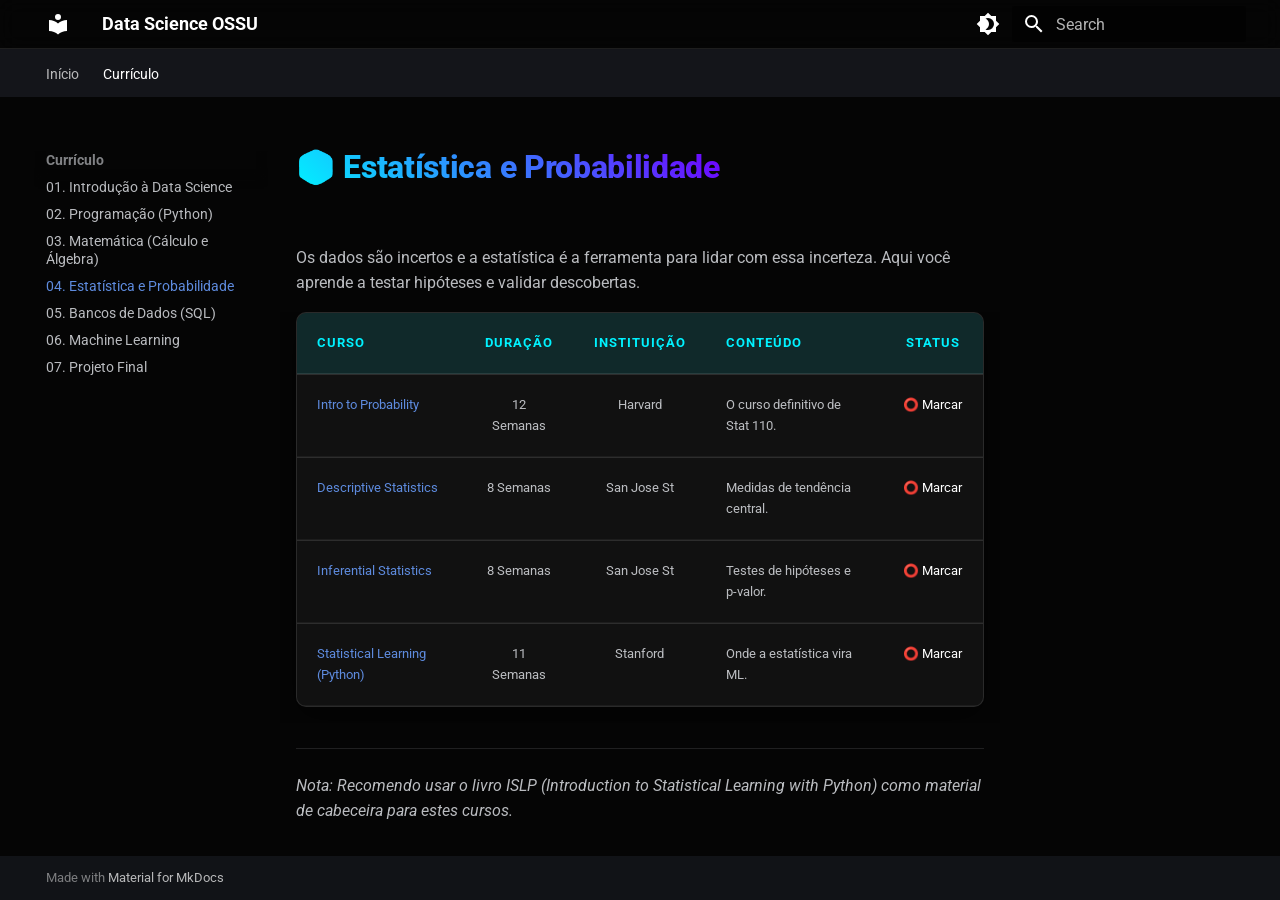
<file: 04-estatistica/index.html>
<!doctype html>
<html lang="en" class="no-js">
  <head>
    
      <meta charset="utf-8">
      <meta name="viewport" content="width=device-width,initial-scale=1">
      
        <meta name="description" content="Um caminho open-source para educação autodidata em Ciência de Dados.">
      
      
      
        <link rel="canonical" href="https://NandesLima.github.io/data-science/04-estatistica/">
      
      
        <link rel="prev" href="../03-matematica/">
      
      
        <link rel="next" href="../05-banco-de-dados/">
      
      
        
      
      
      <link rel="icon" href="../assets/images/favicon.png">
      <meta name="generator" content="mkdocs-1.6.1, mkdocs-material-9.7.6">
    
    
      
        <title>04. Estatística e Probabilidade - Data Science OSSU</title>
      
    
    
      <link rel="stylesheet" href="../assets/stylesheets/main.484c7ddc.min.css">
      
        
        <link rel="stylesheet" href="../assets/stylesheets/palette.ab4e12ef.min.css">
      
      


    
    
      
    
    
      
        
        
        <link rel="preconnect" href="https://fonts.gstatic.com" crossorigin>
        <link rel="stylesheet" href="https://fonts.googleapis.com/css?family=Roboto:300,300i,400,400i,700,700i%7CRoboto+Mono:400,400i,700,700i&display=fallback">
        <style>:root{--md-text-font:"Roboto";--md-code-font:"Roboto Mono"}</style>
      
    
    
      <link rel="stylesheet" href="../stylesheets/custom.css">
    
      <link rel="stylesheet" href="../stylesheets/global-modern.css">
    
    <script>__md_scope=new URL("..",location),__md_hash=e=>[...e].reduce(((e,_)=>(e<<5)-e+_.charCodeAt(0)),0),__md_get=(e,_=localStorage,t=__md_scope)=>JSON.parse(_.getItem(t.pathname+"."+e)),__md_set=(e,_,t=localStorage,a=__md_scope)=>{try{t.setItem(a.pathname+"."+e,JSON.stringify(_))}catch(e){}}</script>
    
      

    
    
  </head>
  
  
    
    
      
    
    
    
    
    <body dir="ltr" data-md-color-scheme="slate" data-md-color-primary="black" data-md-color-accent="indigo">
  
    
    <input class="md-toggle" data-md-toggle="drawer" type="checkbox" id="__drawer" autocomplete="off">
    <input class="md-toggle" data-md-toggle="search" type="checkbox" id="__search" autocomplete="off">
    <label class="md-overlay" for="__drawer"></label>
    <div data-md-component="skip">
      
        
        <a href="#estatistica-e-probabilidade" class="md-skip">
          Skip to content
        </a>
      
    </div>
    <div data-md-component="announce">
      
    </div>
    
    
      

<header class="md-header" data-md-component="header">
  <nav class="md-header__inner md-grid" aria-label="Header">
    <a href=".." title="Data Science OSSU" class="md-header__button md-logo" aria-label="Data Science OSSU" data-md-component="logo">
      
  
  <svg xmlns="http://www.w3.org/2000/svg" viewBox="0 0 24 24"><path d="M12 8a3 3 0 0 0 3-3 3 3 0 0 0-3-3 3 3 0 0 0-3 3 3 3 0 0 0 3 3m0 3.54C9.64 9.35 6.5 8 3 8v11c3.5 0 6.64 1.35 9 3.54 2.36-2.19 5.5-3.54 9-3.54V8c-3.5 0-6.64 1.35-9 3.54"/></svg>

    </a>
    <label class="md-header__button md-icon" for="__drawer">
      
      <svg xmlns="http://www.w3.org/2000/svg" viewBox="0 0 24 24"><path d="M3 6h18v2H3zm0 5h18v2H3zm0 5h18v2H3z"/></svg>
    </label>
    <div class="md-header__title" data-md-component="header-title">
      <div class="md-header__ellipsis">
        <div class="md-header__topic">
          <span class="md-ellipsis">
            Data Science OSSU
          </span>
        </div>
        <div class="md-header__topic" data-md-component="header-topic">
          <span class="md-ellipsis">
            
              04. Estatística e Probabilidade
            
          </span>
        </div>
      </div>
    </div>
    
      
        <form class="md-header__option" data-md-component="palette">
  
    
    
    
    <input class="md-option" data-md-color-media="" data-md-color-scheme="slate" data-md-color-primary="black" data-md-color-accent="indigo"  aria-label="Mudar para modo claro"  type="radio" name="__palette" id="__palette_0">
    
      <label class="md-header__button md-icon" title="Mudar para modo claro" for="__palette_0" hidden>
        <svg xmlns="http://www.w3.org/2000/svg" viewBox="0 0 24 24"><path d="M12 18c-.89 0-1.74-.2-2.5-.55C11.56 16.5 13 14.42 13 12s-1.44-4.5-3.5-5.45C10.26 6.2 11.11 6 12 6a6 6 0 0 1 6 6 6 6 0 0 1-6 6m8-9.31V4h-4.69L12 .69 8.69 4H4v4.69L.69 12 4 15.31V20h4.69L12 23.31 15.31 20H20v-4.69L23.31 12z"/></svg>
      </label>
    
  
</form>
      
    
    
      <script>var palette=__md_get("__palette");if(palette&&palette.color){if("(prefers-color-scheme)"===palette.color.media){var media=matchMedia("(prefers-color-scheme: light)"),input=document.querySelector(media.matches?"[data-md-color-media='(prefers-color-scheme: light)']":"[data-md-color-media='(prefers-color-scheme: dark)']");palette.color.media=input.getAttribute("data-md-color-media"),palette.color.scheme=input.getAttribute("data-md-color-scheme"),palette.color.primary=input.getAttribute("data-md-color-primary"),palette.color.accent=input.getAttribute("data-md-color-accent")}for(var[key,value]of Object.entries(palette.color))document.body.setAttribute("data-md-color-"+key,value)}</script>
    
    
    
      
      
        <label class="md-header__button md-icon" for="__search">
          
          <svg xmlns="http://www.w3.org/2000/svg" viewBox="0 0 24 24"><path d="M9.5 3A6.5 6.5 0 0 1 16 9.5c0 1.61-.59 3.09-1.56 4.23l.27.27h.79l5 5-1.5 1.5-5-5v-.79l-.27-.27A6.52 6.52 0 0 1 9.5 16 6.5 6.5 0 0 1 3 9.5 6.5 6.5 0 0 1 9.5 3m0 2C7 5 5 7 5 9.5S7 14 9.5 14 14 12 14 9.5 12 5 9.5 5"/></svg>
        </label>
        <div class="md-search" data-md-component="search" role="dialog">
  <label class="md-search__overlay" for="__search"></label>
  <div class="md-search__inner" role="search">
    <form class="md-search__form" name="search">
      <input type="text" class="md-search__input" name="query" aria-label="Search" placeholder="Search" autocapitalize="off" autocorrect="off" autocomplete="off" spellcheck="false" data-md-component="search-query" required>
      <label class="md-search__icon md-icon" for="__search">
        
        <svg xmlns="http://www.w3.org/2000/svg" viewBox="0 0 24 24"><path d="M9.5 3A6.5 6.5 0 0 1 16 9.5c0 1.61-.59 3.09-1.56 4.23l.27.27h.79l5 5-1.5 1.5-5-5v-.79l-.27-.27A6.52 6.52 0 0 1 9.5 16 6.5 6.5 0 0 1 3 9.5 6.5 6.5 0 0 1 9.5 3m0 2C7 5 5 7 5 9.5S7 14 9.5 14 14 12 14 9.5 12 5 9.5 5"/></svg>
        
        <svg xmlns="http://www.w3.org/2000/svg" viewBox="0 0 24 24"><path d="M20 11v2H8l5.5 5.5-1.42 1.42L4.16 12l7.92-7.92L13.5 5.5 8 11z"/></svg>
      </label>
      <nav class="md-search__options" aria-label="Search">
        
        <button type="reset" class="md-search__icon md-icon" title="Clear" aria-label="Clear" tabindex="-1">
          
          <svg xmlns="http://www.w3.org/2000/svg" viewBox="0 0 24 24"><path d="M19 6.41 17.59 5 12 10.59 6.41 5 5 6.41 10.59 12 5 17.59 6.41 19 12 13.41 17.59 19 19 17.59 13.41 12z"/></svg>
        </button>
      </nav>
      
        <div class="md-search__suggest" data-md-component="search-suggest"></div>
      
    </form>
    <div class="md-search__output">
      <div class="md-search__scrollwrap" tabindex="0" data-md-scrollfix>
        <div class="md-search-result" data-md-component="search-result">
          <div class="md-search-result__meta">
            Initializing search
          </div>
          <ol class="md-search-result__list" role="presentation"></ol>
        </div>
      </div>
    </div>
  </div>
</div>
      
    
    
  </nav>
  
</header>
    
    <div class="md-container" data-md-component="container">
      
      
        
          
            
<nav class="md-tabs" aria-label="Tabs" data-md-component="tabs">
  <div class="md-grid">
    <ul class="md-tabs__list">
      
        
  
  
  
  
    <li class="md-tabs__item">
      <a href=".." class="md-tabs__link">
        
  
  
    
  
  Início

      </a>
    </li>
  

      
        
  
  
  
    
  
  
    
    
      <li class="md-tabs__item md-tabs__item--active">
        <a href="../01-introducao/" class="md-tabs__link">
          
  
  
  Currículo

        </a>
      </li>
    
  

      
    </ul>
  </div>
</nav>
          
        
      
      <main class="md-main" data-md-component="main">
        <div class="md-main__inner md-grid">
          
            
              
              <div class="md-sidebar md-sidebar--primary" data-md-component="sidebar" data-md-type="navigation" >
                <div class="md-sidebar__scrollwrap">
                  <div class="md-sidebar__inner">
                    


  


<nav class="md-nav md-nav--primary md-nav--lifted" aria-label="Navigation" data-md-level="0">
  <label class="md-nav__title" for="__drawer">
    <a href=".." title="Data Science OSSU" class="md-nav__button md-logo" aria-label="Data Science OSSU" data-md-component="logo">
      
  
  <svg xmlns="http://www.w3.org/2000/svg" viewBox="0 0 24 24"><path d="M12 8a3 3 0 0 0 3-3 3 3 0 0 0-3-3 3 3 0 0 0-3 3 3 3 0 0 0 3 3m0 3.54C9.64 9.35 6.5 8 3 8v11c3.5 0 6.64 1.35 9 3.54 2.36-2.19 5.5-3.54 9-3.54V8c-3.5 0-6.64 1.35-9 3.54"/></svg>

    </a>
    Data Science OSSU
  </label>
  
  <ul class="md-nav__list" data-md-scrollfix>
    
      
      
  
  
  
  
    <li class="md-nav__item">
      <a href=".." class="md-nav__link">
        
  
  
  <span class="md-ellipsis">
    
  
    Início
  

    
  </span>
  
  

      </a>
    </li>
  

    
      
      
  
  
    
  
  
  
    
    
    
    
      
        
        
      
      
        
      
    
    
    <li class="md-nav__item md-nav__item--active md-nav__item--section md-nav__item--nested">
      
        
        
        <input class="md-nav__toggle md-toggle " type="checkbox" id="__nav_2" checked>
        
          
          <label class="md-nav__link" for="__nav_2" id="__nav_2_label" tabindex="">
            
  
  
  <span class="md-ellipsis">
    
  
    Currículo
  

    
  </span>
  
  

            <span class="md-nav__icon md-icon"></span>
          </label>
        
        <nav class="md-nav" data-md-level="1" aria-labelledby="__nav_2_label" aria-expanded="true">
          <label class="md-nav__title" for="__nav_2">
            <span class="md-nav__icon md-icon"></span>
            
  
    Currículo
  

          </label>
          <ul class="md-nav__list" data-md-scrollfix>
            
              
                
  
  
  
  
    <li class="md-nav__item">
      <a href="../01-introducao/" class="md-nav__link">
        
  
  
  <span class="md-ellipsis">
    
  
    01. Introdução à Data Science
  

    
  </span>
  
  

      </a>
    </li>
  

              
            
              
                
  
  
  
  
    <li class="md-nav__item">
      <a href="../02-programacao/" class="md-nav__link">
        
  
  
  <span class="md-ellipsis">
    
  
    02. Programação (Python)
  

    
  </span>
  
  

      </a>
    </li>
  

              
            
              
                
  
  
  
  
    <li class="md-nav__item">
      <a href="../03-matematica/" class="md-nav__link">
        
  
  
  <span class="md-ellipsis">
    
  
    03. Matemática (Cálculo e Álgebra)
  

    
  </span>
  
  

      </a>
    </li>
  

              
            
              
                
  
  
    
  
  
  
    <li class="md-nav__item md-nav__item--active">
      
      <input class="md-nav__toggle md-toggle" type="checkbox" id="__toc">
      
      
        
      
      
      <a href="./" class="md-nav__link md-nav__link--active">
        
  
  
  <span class="md-ellipsis">
    
  
    04. Estatística e Probabilidade
  

    
  </span>
  
  

      </a>
      
    </li>
  

              
            
              
                
  
  
  
  
    <li class="md-nav__item">
      <a href="../05-banco-de-dados/" class="md-nav__link">
        
  
  
  <span class="md-ellipsis">
    
  
    05. Bancos de Dados (SQL)
  

    
  </span>
  
  

      </a>
    </li>
  

              
            
              
                
  
  
  
  
    <li class="md-nav__item">
      <a href="../06-machine-learning/" class="md-nav__link">
        
  
  
  <span class="md-ellipsis">
    
  
    06. Machine Learning
  

    
  </span>
  
  

      </a>
    </li>
  

              
            
              
                
  
  
  
  
    <li class="md-nav__item">
      <a href="../07-projeto-final/" class="md-nav__link">
        
  
  
  <span class="md-ellipsis">
    
  
    07. Projeto Final
  

    
  </span>
  
  

      </a>
    </li>
  

              
            
          </ul>
        </nav>
      
    </li>
  

    
  </ul>
</nav>
                  </div>
                </div>
              </div>
            
            
              
              <div class="md-sidebar md-sidebar--secondary" data-md-component="sidebar" data-md-type="toc" >
                <div class="md-sidebar__scrollwrap">
                  <div class="md-sidebar__inner">
                    

<nav class="md-nav md-nav--secondary" aria-label="Table of contents">
  
  
  
    
  
  
</nav>
                  </div>
                </div>
              </div>
            
          
          
            <div class="md-content" data-md-component="content">
              
              <article class="md-content__inner md-typeset">
                
                  



<h1 id="estatistica-e-probabilidade">🎲 Estatística e Probabilidade</h1>
<p>Os dados são incertos e a estatística é a ferramenta para lidar com essa incerteza. Aqui você aprende a testar hipóteses e validar descobertas.</p>
<table>
<thead>
<tr>
<th style="text-align: left;">Curso</th>
<th style="text-align: center;">Duração</th>
<th style="text-align: center;">Instituição</th>
<th style="text-align: left;">Conteúdo</th>
<th style="text-align: center;">Status</th>
</tr>
</thead>
<tbody>
<tr>
<td style="text-align: left;"><a href="https://projects.iq.harvard.edu/stat110/home">Intro to Probability</a></td>
<td style="text-align: center;">12 Semanas</td>
<td style="text-align: center;">Harvard</td>
<td style="text-align: left;">O curso definitivo de Stat 110.</td>
<td style="text-align: center;"><button class="status-btn" onclick="toggleStatus(this)">[ ]</button></td>
</tr>
<tr>
<td style="text-align: left;"><a href="https://www.udacity.com/course/intro-to-descriptive-statistics--ud827">Descriptive Statistics</a></td>
<td style="text-align: center;">8 Semanas</td>
<td style="text-align: center;">San Jose St</td>
<td style="text-align: left;">Medidas de tendência central.</td>
<td style="text-align: center;"><button class="status-btn" onclick="toggleStatus(this)">[ ]</button></td>
</tr>
<tr>
<td style="text-align: left;"><a href="https://www.udacity.com/course/intro-to-inferential-statistics--ud201">Inferential Statistics</a></td>
<td style="text-align: center;">8 Semanas</td>
<td style="text-align: center;">San Jose St</td>
<td style="text-align: left;">Testes de hipóteses e p-valor.</td>
<td style="text-align: center;"><button class="status-btn" onclick="toggleStatus(this)">[ ]</button></td>
</tr>
<tr>
<td style="text-align: left;"><a href="https://www.edx.org/learn/python/stanford-university-statistical-learning-with-python">Statistical Learning (Python)</a></td>
<td style="text-align: center;">11 Semanas</td>
<td style="text-align: center;">Stanford</td>
<td style="text-align: left;">Onde a estatística vira ML.</td>
<td style="text-align: center;"><button class="status-btn" onclick="toggleStatus(this)">[ ]</button></td>
</tr>
</tbody>
</table>
<hr />
<p><em>Nota: Recomendo usar o livro </em><em>ISLP (Introduction to Statistical Learning with Python)</em><em> como material de cabeceira para estes cursos.</em></p>












                
              </article>
            </div>
          
          
<script>var target=document.getElementById(location.hash.slice(1));target&&target.name&&(target.checked=target.name.startsWith("__tabbed_"))</script>
        </div>
        
          <button type="button" class="md-top md-icon" data-md-component="top" hidden>
  
  <svg xmlns="http://www.w3.org/2000/svg" viewBox="0 0 24 24"><path d="M13 20h-2V8l-5.5 5.5-1.42-1.42L12 4.16l7.92 7.92-1.42 1.42L13 8z"/></svg>
  Back to top
</button>
        
      </main>
      
        <footer class="md-footer">
  
  <div class="md-footer-meta md-typeset">
    <div class="md-footer-meta__inner md-grid">
      <div class="md-copyright">
  
  
    Made with
    <a href="https://squidfunk.github.io/mkdocs-material/" target="_blank" rel="noopener">
      Material for MkDocs
    </a>
  
</div>
      
    </div>
  </div>
</footer>
      
    </div>
    <div class="md-dialog" data-md-component="dialog">
      <div class="md-dialog__inner md-typeset"></div>
    </div>
    
    
    
      
      
      <script id="__config" type="application/json">{"annotate": null, "base": "..", "features": ["navigation.sections", "navigation.top", "search.suggest", "search.highlight", "navigation.tabs", "navigation.expand"], "search": "../assets/javascripts/workers/search.2c215733.min.js", "tags": null, "translations": {"clipboard.copied": "Copied to clipboard", "clipboard.copy": "Copy to clipboard", "search.result.more.one": "1 more on this page", "search.result.more.other": "# more on this page", "search.result.none": "No matching documents", "search.result.one": "1 matching document", "search.result.other": "# matching documents", "search.result.placeholder": "Type to start searching", "search.result.term.missing": "Missing", "select.version": "Select version"}, "version": null}</script>
    
    
      <script src="../assets/javascripts/bundle.79ae519e.min.js"></script>
      
        <script src="../javascripts/progress.js"></script>
      
    
  </body>
</html>
</file>
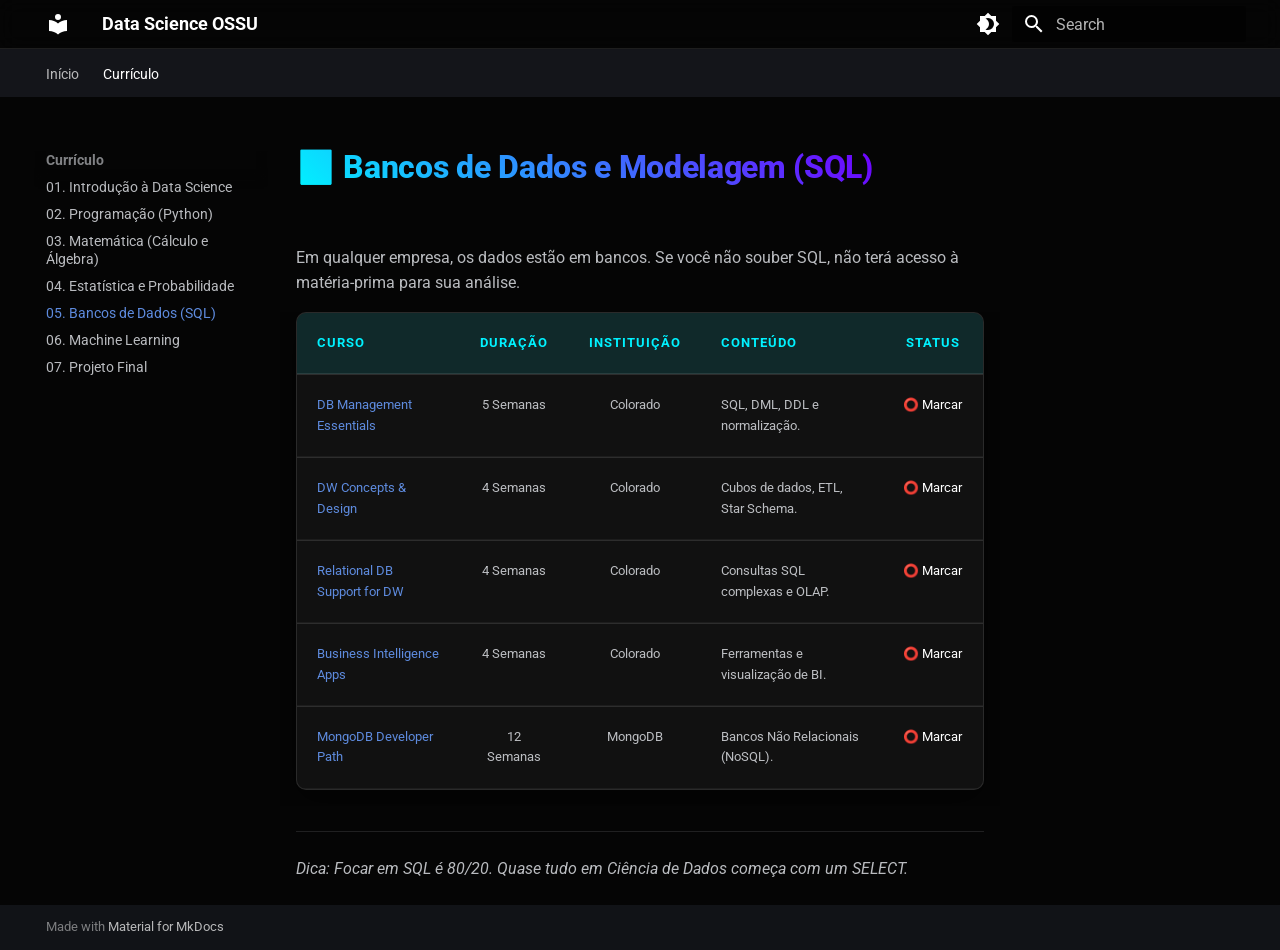
<file: 05-banco-de-dados/index.html>
<!doctype html>
<html lang="en" class="no-js">
  <head>
    
      <meta charset="utf-8">
      <meta name="viewport" content="width=device-width,initial-scale=1">
      
        <meta name="description" content="Um caminho open-source para educação autodidata em Ciência de Dados.">
      
      
      
        <link rel="canonical" href="https://NandesLima.github.io/data-science/05-banco-de-dados/">
      
      
        <link rel="prev" href="../04-estatistica/">
      
      
        <link rel="next" href="../06-machine-learning/">
      
      
        
      
      
      <link rel="icon" href="../assets/images/favicon.png">
      <meta name="generator" content="mkdocs-1.6.1, mkdocs-material-9.7.6">
    
    
      
        <title>05. Bancos de Dados (SQL) - Data Science OSSU</title>
      
    
    
      <link rel="stylesheet" href="../assets/stylesheets/main.484c7ddc.min.css">
      
        
        <link rel="stylesheet" href="../assets/stylesheets/palette.ab4e12ef.min.css">
      
      


    
    
      
    
    
      
        
        
        <link rel="preconnect" href="https://fonts.gstatic.com" crossorigin>
        <link rel="stylesheet" href="https://fonts.googleapis.com/css?family=Roboto:300,300i,400,400i,700,700i%7CRoboto+Mono:400,400i,700,700i&display=fallback">
        <style>:root{--md-text-font:"Roboto";--md-code-font:"Roboto Mono"}</style>
      
    
    
      <link rel="stylesheet" href="../stylesheets/custom.css">
    
      <link rel="stylesheet" href="../stylesheets/global-modern.css">
    
    <script>__md_scope=new URL("..",location),__md_hash=e=>[...e].reduce(((e,_)=>(e<<5)-e+_.charCodeAt(0)),0),__md_get=(e,_=localStorage,t=__md_scope)=>JSON.parse(_.getItem(t.pathname+"."+e)),__md_set=(e,_,t=localStorage,a=__md_scope)=>{try{t.setItem(a.pathname+"."+e,JSON.stringify(_))}catch(e){}}</script>
    
      

    
    
  </head>
  
  
    
    
      
    
    
    
    
    <body dir="ltr" data-md-color-scheme="slate" data-md-color-primary="black" data-md-color-accent="indigo">
  
    
    <input class="md-toggle" data-md-toggle="drawer" type="checkbox" id="__drawer" autocomplete="off">
    <input class="md-toggle" data-md-toggle="search" type="checkbox" id="__search" autocomplete="off">
    <label class="md-overlay" for="__drawer"></label>
    <div data-md-component="skip">
      
        
        <a href="#bancos-de-dados-e-modelagem-sql" class="md-skip">
          Skip to content
        </a>
      
    </div>
    <div data-md-component="announce">
      
    </div>
    
    
      

<header class="md-header" data-md-component="header">
  <nav class="md-header__inner md-grid" aria-label="Header">
    <a href=".." title="Data Science OSSU" class="md-header__button md-logo" aria-label="Data Science OSSU" data-md-component="logo">
      
  
  <svg xmlns="http://www.w3.org/2000/svg" viewBox="0 0 24 24"><path d="M12 8a3 3 0 0 0 3-3 3 3 0 0 0-3-3 3 3 0 0 0-3 3 3 3 0 0 0 3 3m0 3.54C9.64 9.35 6.5 8 3 8v11c3.5 0 6.64 1.35 9 3.54 2.36-2.19 5.5-3.54 9-3.54V8c-3.5 0-6.64 1.35-9 3.54"/></svg>

    </a>
    <label class="md-header__button md-icon" for="__drawer">
      
      <svg xmlns="http://www.w3.org/2000/svg" viewBox="0 0 24 24"><path d="M3 6h18v2H3zm0 5h18v2H3zm0 5h18v2H3z"/></svg>
    </label>
    <div class="md-header__title" data-md-component="header-title">
      <div class="md-header__ellipsis">
        <div class="md-header__topic">
          <span class="md-ellipsis">
            Data Science OSSU
          </span>
        </div>
        <div class="md-header__topic" data-md-component="header-topic">
          <span class="md-ellipsis">
            
              05. Bancos de Dados (SQL)
            
          </span>
        </div>
      </div>
    </div>
    
      
        <form class="md-header__option" data-md-component="palette">
  
    
    
    
    <input class="md-option" data-md-color-media="" data-md-color-scheme="slate" data-md-color-primary="black" data-md-color-accent="indigo"  aria-label="Mudar para modo claro"  type="radio" name="__palette" id="__palette_0">
    
      <label class="md-header__button md-icon" title="Mudar para modo claro" for="__palette_0" hidden>
        <svg xmlns="http://www.w3.org/2000/svg" viewBox="0 0 24 24"><path d="M12 18c-.89 0-1.74-.2-2.5-.55C11.56 16.5 13 14.42 13 12s-1.44-4.5-3.5-5.45C10.26 6.2 11.11 6 12 6a6 6 0 0 1 6 6 6 6 0 0 1-6 6m8-9.31V4h-4.69L12 .69 8.69 4H4v4.69L.69 12 4 15.31V20h4.69L12 23.31 15.31 20H20v-4.69L23.31 12z"/></svg>
      </label>
    
  
</form>
      
    
    
      <script>var palette=__md_get("__palette");if(palette&&palette.color){if("(prefers-color-scheme)"===palette.color.media){var media=matchMedia("(prefers-color-scheme: light)"),input=document.querySelector(media.matches?"[data-md-color-media='(prefers-color-scheme: light)']":"[data-md-color-media='(prefers-color-scheme: dark)']");palette.color.media=input.getAttribute("data-md-color-media"),palette.color.scheme=input.getAttribute("data-md-color-scheme"),palette.color.primary=input.getAttribute("data-md-color-primary"),palette.color.accent=input.getAttribute("data-md-color-accent")}for(var[key,value]of Object.entries(palette.color))document.body.setAttribute("data-md-color-"+key,value)}</script>
    
    
    
      
      
        <label class="md-header__button md-icon" for="__search">
          
          <svg xmlns="http://www.w3.org/2000/svg" viewBox="0 0 24 24"><path d="M9.5 3A6.5 6.5 0 0 1 16 9.5c0 1.61-.59 3.09-1.56 4.23l.27.27h.79l5 5-1.5 1.5-5-5v-.79l-.27-.27A6.52 6.52 0 0 1 9.5 16 6.5 6.5 0 0 1 3 9.5 6.5 6.5 0 0 1 9.5 3m0 2C7 5 5 7 5 9.5S7 14 9.5 14 14 12 14 9.5 12 5 9.5 5"/></svg>
        </label>
        <div class="md-search" data-md-component="search" role="dialog">
  <label class="md-search__overlay" for="__search"></label>
  <div class="md-search__inner" role="search">
    <form class="md-search__form" name="search">
      <input type="text" class="md-search__input" name="query" aria-label="Search" placeholder="Search" autocapitalize="off" autocorrect="off" autocomplete="off" spellcheck="false" data-md-component="search-query" required>
      <label class="md-search__icon md-icon" for="__search">
        
        <svg xmlns="http://www.w3.org/2000/svg" viewBox="0 0 24 24"><path d="M9.5 3A6.5 6.5 0 0 1 16 9.5c0 1.61-.59 3.09-1.56 4.23l.27.27h.79l5 5-1.5 1.5-5-5v-.79l-.27-.27A6.52 6.52 0 0 1 9.5 16 6.5 6.5 0 0 1 3 9.5 6.5 6.5 0 0 1 9.5 3m0 2C7 5 5 7 5 9.5S7 14 9.5 14 14 12 14 9.5 12 5 9.5 5"/></svg>
        
        <svg xmlns="http://www.w3.org/2000/svg" viewBox="0 0 24 24"><path d="M20 11v2H8l5.5 5.5-1.42 1.42L4.16 12l7.92-7.92L13.5 5.5 8 11z"/></svg>
      </label>
      <nav class="md-search__options" aria-label="Search">
        
        <button type="reset" class="md-search__icon md-icon" title="Clear" aria-label="Clear" tabindex="-1">
          
          <svg xmlns="http://www.w3.org/2000/svg" viewBox="0 0 24 24"><path d="M19 6.41 17.59 5 12 10.59 6.41 5 5 6.41 10.59 12 5 17.59 6.41 19 12 13.41 17.59 19 19 17.59 13.41 12z"/></svg>
        </button>
      </nav>
      
        <div class="md-search__suggest" data-md-component="search-suggest"></div>
      
    </form>
    <div class="md-search__output">
      <div class="md-search__scrollwrap" tabindex="0" data-md-scrollfix>
        <div class="md-search-result" data-md-component="search-result">
          <div class="md-search-result__meta">
            Initializing search
          </div>
          <ol class="md-search-result__list" role="presentation"></ol>
        </div>
      </div>
    </div>
  </div>
</div>
      
    
    
  </nav>
  
</header>
    
    <div class="md-container" data-md-component="container">
      
      
        
          
            
<nav class="md-tabs" aria-label="Tabs" data-md-component="tabs">
  <div class="md-grid">
    <ul class="md-tabs__list">
      
        
  
  
  
  
    <li class="md-tabs__item">
      <a href=".." class="md-tabs__link">
        
  
  
    
  
  Início

      </a>
    </li>
  

      
        
  
  
  
    
  
  
    
    
      <li class="md-tabs__item md-tabs__item--active">
        <a href="../01-introducao/" class="md-tabs__link">
          
  
  
  Currículo

        </a>
      </li>
    
  

      
    </ul>
  </div>
</nav>
          
        
      
      <main class="md-main" data-md-component="main">
        <div class="md-main__inner md-grid">
          
            
              
              <div class="md-sidebar md-sidebar--primary" data-md-component="sidebar" data-md-type="navigation" >
                <div class="md-sidebar__scrollwrap">
                  <div class="md-sidebar__inner">
                    


  


<nav class="md-nav md-nav--primary md-nav--lifted" aria-label="Navigation" data-md-level="0">
  <label class="md-nav__title" for="__drawer">
    <a href=".." title="Data Science OSSU" class="md-nav__button md-logo" aria-label="Data Science OSSU" data-md-component="logo">
      
  
  <svg xmlns="http://www.w3.org/2000/svg" viewBox="0 0 24 24"><path d="M12 8a3 3 0 0 0 3-3 3 3 0 0 0-3-3 3 3 0 0 0-3 3 3 3 0 0 0 3 3m0 3.54C9.64 9.35 6.5 8 3 8v11c3.5 0 6.64 1.35 9 3.54 2.36-2.19 5.5-3.54 9-3.54V8c-3.5 0-6.64 1.35-9 3.54"/></svg>

    </a>
    Data Science OSSU
  </label>
  
  <ul class="md-nav__list" data-md-scrollfix>
    
      
      
  
  
  
  
    <li class="md-nav__item">
      <a href=".." class="md-nav__link">
        
  
  
  <span class="md-ellipsis">
    
  
    Início
  

    
  </span>
  
  

      </a>
    </li>
  

    
      
      
  
  
    
  
  
  
    
    
    
    
      
        
        
      
      
        
      
    
    
    <li class="md-nav__item md-nav__item--active md-nav__item--section md-nav__item--nested">
      
        
        
        <input class="md-nav__toggle md-toggle " type="checkbox" id="__nav_2" checked>
        
          
          <label class="md-nav__link" for="__nav_2" id="__nav_2_label" tabindex="">
            
  
  
  <span class="md-ellipsis">
    
  
    Currículo
  

    
  </span>
  
  

            <span class="md-nav__icon md-icon"></span>
          </label>
        
        <nav class="md-nav" data-md-level="1" aria-labelledby="__nav_2_label" aria-expanded="true">
          <label class="md-nav__title" for="__nav_2">
            <span class="md-nav__icon md-icon"></span>
            
  
    Currículo
  

          </label>
          <ul class="md-nav__list" data-md-scrollfix>
            
              
                
  
  
  
  
    <li class="md-nav__item">
      <a href="../01-introducao/" class="md-nav__link">
        
  
  
  <span class="md-ellipsis">
    
  
    01. Introdução à Data Science
  

    
  </span>
  
  

      </a>
    </li>
  

              
            
              
                
  
  
  
  
    <li class="md-nav__item">
      <a href="../02-programacao/" class="md-nav__link">
        
  
  
  <span class="md-ellipsis">
    
  
    02. Programação (Python)
  

    
  </span>
  
  

      </a>
    </li>
  

              
            
              
                
  
  
  
  
    <li class="md-nav__item">
      <a href="../03-matematica/" class="md-nav__link">
        
  
  
  <span class="md-ellipsis">
    
  
    03. Matemática (Cálculo e Álgebra)
  

    
  </span>
  
  

      </a>
    </li>
  

              
            
              
                
  
  
  
  
    <li class="md-nav__item">
      <a href="../04-estatistica/" class="md-nav__link">
        
  
  
  <span class="md-ellipsis">
    
  
    04. Estatística e Probabilidade
  

    
  </span>
  
  

      </a>
    </li>
  

              
            
              
                
  
  
    
  
  
  
    <li class="md-nav__item md-nav__item--active">
      
      <input class="md-nav__toggle md-toggle" type="checkbox" id="__toc">
      
      
        
      
      
      <a href="./" class="md-nav__link md-nav__link--active">
        
  
  
  <span class="md-ellipsis">
    
  
    05. Bancos de Dados (SQL)
  

    
  </span>
  
  

      </a>
      
    </li>
  

              
            
              
                
  
  
  
  
    <li class="md-nav__item">
      <a href="../06-machine-learning/" class="md-nav__link">
        
  
  
  <span class="md-ellipsis">
    
  
    06. Machine Learning
  

    
  </span>
  
  

      </a>
    </li>
  

              
            
              
                
  
  
  
  
    <li class="md-nav__item">
      <a href="../07-projeto-final/" class="md-nav__link">
        
  
  
  <span class="md-ellipsis">
    
  
    07. Projeto Final
  

    
  </span>
  
  

      </a>
    </li>
  

              
            
          </ul>
        </nav>
      
    </li>
  

    
  </ul>
</nav>
                  </div>
                </div>
              </div>
            
            
              
              <div class="md-sidebar md-sidebar--secondary" data-md-component="sidebar" data-md-type="toc" >
                <div class="md-sidebar__scrollwrap">
                  <div class="md-sidebar__inner">
                    

<nav class="md-nav md-nav--secondary" aria-label="Table of contents">
  
  
  
    
  
  
</nav>
                  </div>
                </div>
              </div>
            
          
          
            <div class="md-content" data-md-component="content">
              
              <article class="md-content__inner md-typeset">
                
                  



<h1 id="bancos-de-dados-e-modelagem-sql">🗄️ Bancos de Dados e Modelagem (SQL)</h1>
<p>Em qualquer empresa, os dados estão em bancos. Se você não souber SQL, não terá acesso à matéria-prima para sua análise.</p>
<table>
<thead>
<tr>
<th style="text-align: left;">Curso</th>
<th style="text-align: center;">Duração</th>
<th style="text-align: center;">Instituição</th>
<th style="text-align: left;">Conteúdo</th>
<th style="text-align: center;">Status</th>
</tr>
</thead>
<tbody>
<tr>
<td style="text-align: left;"><a href="https://www.coursera.org/learn/database-management">DB Management Essentials</a></td>
<td style="text-align: center;">5 Semanas</td>
<td style="text-align: center;">Colorado</td>
<td style="text-align: left;">SQL, DML, DDL e normalização.</td>
<td style="text-align: center;"><button class="status-btn" onclick="toggleStatus(this)">[ ]</button></td>
</tr>
<tr>
<td style="text-align: left;"><a href="https://www.coursera.org/learn/dwdesign">DW Concepts &amp; Design</a></td>
<td style="text-align: center;">4 Semanas</td>
<td style="text-align: center;">Colorado</td>
<td style="text-align: left;">Cubos de dados, ETL, Star Schema.</td>
<td style="text-align: center;"><button class="status-btn" onclick="toggleStatus(this)">[ ]</button></td>
</tr>
<tr>
<td style="text-align: left;"><a href="https://www.coursera.org/learn/dwrelational">Relational DB Support for DW</a></td>
<td style="text-align: center;">4 Semanas</td>
<td style="text-align: center;">Colorado</td>
<td style="text-align: left;">Consultas SQL complexas e OLAP.</td>
<td style="text-align: center;"><button class="status-btn" onclick="toggleStatus(this)">[ ]</button></td>
</tr>
<tr>
<td style="text-align: left;"><a href="https://www.coursera.org/learn/business-intelligence-tools">Business Intelligence Apps</a></td>
<td style="text-align: center;">4 Semanas</td>
<td style="text-align: center;">Colorado</td>
<td style="text-align: left;">Ferramentas e visualização de BI.</td>
<td style="text-align: center;"><button class="status-btn" onclick="toggleStatus(this)">[ ]</button></td>
</tr>
<tr>
<td style="text-align: left;"><a href="https://learn.mongodb.com/pages/mongodb-developer-learning-paths">MongoDB Developer Path</a></td>
<td style="text-align: center;">12 Semanas</td>
<td style="text-align: center;">MongoDB</td>
<td style="text-align: left;">Bancos Não Relacionais (NoSQL).</td>
<td style="text-align: center;"><button class="status-btn" onclick="toggleStatus(this)">[ ]</button></td>
</tr>
</tbody>
</table>
<hr />
<p><em>Dica: Focar em SQL é 80/20. Quase tudo em Ciência de Dados começa com um SELECT.</em></p>












                
              </article>
            </div>
          
          
<script>var target=document.getElementById(location.hash.slice(1));target&&target.name&&(target.checked=target.name.startsWith("__tabbed_"))</script>
        </div>
        
          <button type="button" class="md-top md-icon" data-md-component="top" hidden>
  
  <svg xmlns="http://www.w3.org/2000/svg" viewBox="0 0 24 24"><path d="M13 20h-2V8l-5.5 5.5-1.42-1.42L12 4.16l7.92 7.92-1.42 1.42L13 8z"/></svg>
  Back to top
</button>
        
      </main>
      
        <footer class="md-footer">
  
  <div class="md-footer-meta md-typeset">
    <div class="md-footer-meta__inner md-grid">
      <div class="md-copyright">
  
  
    Made with
    <a href="https://squidfunk.github.io/mkdocs-material/" target="_blank" rel="noopener">
      Material for MkDocs
    </a>
  
</div>
      
    </div>
  </div>
</footer>
      
    </div>
    <div class="md-dialog" data-md-component="dialog">
      <div class="md-dialog__inner md-typeset"></div>
    </div>
    
    
    
      
      
      <script id="__config" type="application/json">{"annotate": null, "base": "..", "features": ["navigation.sections", "navigation.top", "search.suggest", "search.highlight", "navigation.tabs", "navigation.expand"], "search": "../assets/javascripts/workers/search.2c215733.min.js", "tags": null, "translations": {"clipboard.copied": "Copied to clipboard", "clipboard.copy": "Copy to clipboard", "search.result.more.one": "1 more on this page", "search.result.more.other": "# more on this page", "search.result.none": "No matching documents", "search.result.one": "1 matching document", "search.result.other": "# matching documents", "search.result.placeholder": "Type to start searching", "search.result.term.missing": "Missing", "select.version": "Select version"}, "version": null}</script>
    
    
      <script src="../assets/javascripts/bundle.79ae519e.min.js"></script>
      
        <script src="../javascripts/progress.js"></script>
      
    
  </body>
</html>
</file>
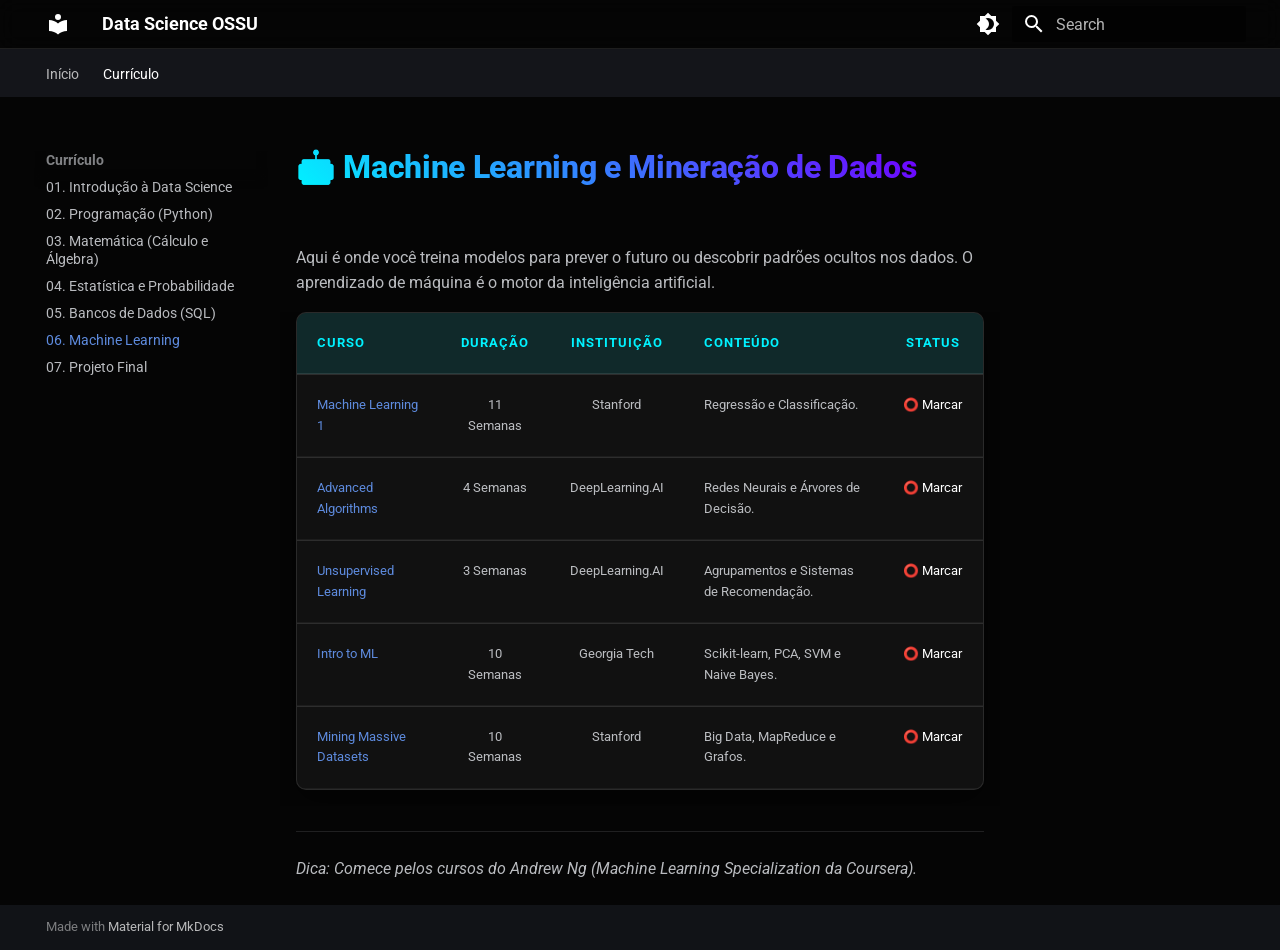
<file: 06-machine-learning/index.html>
<!doctype html>
<html lang="en" class="no-js">
  <head>
    
      <meta charset="utf-8">
      <meta name="viewport" content="width=device-width,initial-scale=1">
      
        <meta name="description" content="Um caminho open-source para educação autodidata em Ciência de Dados.">
      
      
      
        <link rel="canonical" href="https://NandesLima.github.io/data-science/06-machine-learning/">
      
      
        <link rel="prev" href="../05-banco-de-dados/">
      
      
        <link rel="next" href="../07-projeto-final/">
      
      
        
      
      
      <link rel="icon" href="../assets/images/favicon.png">
      <meta name="generator" content="mkdocs-1.6.1, mkdocs-material-9.7.6">
    
    
      
        <title>06. Machine Learning - Data Science OSSU</title>
      
    
    
      <link rel="stylesheet" href="../assets/stylesheets/main.484c7ddc.min.css">
      
        
        <link rel="stylesheet" href="../assets/stylesheets/palette.ab4e12ef.min.css">
      
      


    
    
      
    
    
      
        
        
        <link rel="preconnect" href="https://fonts.gstatic.com" crossorigin>
        <link rel="stylesheet" href="https://fonts.googleapis.com/css?family=Roboto:300,300i,400,400i,700,700i%7CRoboto+Mono:400,400i,700,700i&display=fallback">
        <style>:root{--md-text-font:"Roboto";--md-code-font:"Roboto Mono"}</style>
      
    
    
      <link rel="stylesheet" href="../stylesheets/custom.css">
    
      <link rel="stylesheet" href="../stylesheets/global-modern.css">
    
    <script>__md_scope=new URL("..",location),__md_hash=e=>[...e].reduce(((e,_)=>(e<<5)-e+_.charCodeAt(0)),0),__md_get=(e,_=localStorage,t=__md_scope)=>JSON.parse(_.getItem(t.pathname+"."+e)),__md_set=(e,_,t=localStorage,a=__md_scope)=>{try{t.setItem(a.pathname+"."+e,JSON.stringify(_))}catch(e){}}</script>
    
      

    
    
  </head>
  
  
    
    
      
    
    
    
    
    <body dir="ltr" data-md-color-scheme="slate" data-md-color-primary="black" data-md-color-accent="indigo">
  
    
    <input class="md-toggle" data-md-toggle="drawer" type="checkbox" id="__drawer" autocomplete="off">
    <input class="md-toggle" data-md-toggle="search" type="checkbox" id="__search" autocomplete="off">
    <label class="md-overlay" for="__drawer"></label>
    <div data-md-component="skip">
      
        
        <a href="#machine-learning-e-mineracao-de-dados" class="md-skip">
          Skip to content
        </a>
      
    </div>
    <div data-md-component="announce">
      
    </div>
    
    
      

<header class="md-header" data-md-component="header">
  <nav class="md-header__inner md-grid" aria-label="Header">
    <a href=".." title="Data Science OSSU" class="md-header__button md-logo" aria-label="Data Science OSSU" data-md-component="logo">
      
  
  <svg xmlns="http://www.w3.org/2000/svg" viewBox="0 0 24 24"><path d="M12 8a3 3 0 0 0 3-3 3 3 0 0 0-3-3 3 3 0 0 0-3 3 3 3 0 0 0 3 3m0 3.54C9.64 9.35 6.5 8 3 8v11c3.5 0 6.64 1.35 9 3.54 2.36-2.19 5.5-3.54 9-3.54V8c-3.5 0-6.64 1.35-9 3.54"/></svg>

    </a>
    <label class="md-header__button md-icon" for="__drawer">
      
      <svg xmlns="http://www.w3.org/2000/svg" viewBox="0 0 24 24"><path d="M3 6h18v2H3zm0 5h18v2H3zm0 5h18v2H3z"/></svg>
    </label>
    <div class="md-header__title" data-md-component="header-title">
      <div class="md-header__ellipsis">
        <div class="md-header__topic">
          <span class="md-ellipsis">
            Data Science OSSU
          </span>
        </div>
        <div class="md-header__topic" data-md-component="header-topic">
          <span class="md-ellipsis">
            
              06. Machine Learning
            
          </span>
        </div>
      </div>
    </div>
    
      
        <form class="md-header__option" data-md-component="palette">
  
    
    
    
    <input class="md-option" data-md-color-media="" data-md-color-scheme="slate" data-md-color-primary="black" data-md-color-accent="indigo"  aria-label="Mudar para modo claro"  type="radio" name="__palette" id="__palette_0">
    
      <label class="md-header__button md-icon" title="Mudar para modo claro" for="__palette_0" hidden>
        <svg xmlns="http://www.w3.org/2000/svg" viewBox="0 0 24 24"><path d="M12 18c-.89 0-1.74-.2-2.5-.55C11.56 16.5 13 14.42 13 12s-1.44-4.5-3.5-5.45C10.26 6.2 11.11 6 12 6a6 6 0 0 1 6 6 6 6 0 0 1-6 6m8-9.31V4h-4.69L12 .69 8.69 4H4v4.69L.69 12 4 15.31V20h4.69L12 23.31 15.31 20H20v-4.69L23.31 12z"/></svg>
      </label>
    
  
</form>
      
    
    
      <script>var palette=__md_get("__palette");if(palette&&palette.color){if("(prefers-color-scheme)"===palette.color.media){var media=matchMedia("(prefers-color-scheme: light)"),input=document.querySelector(media.matches?"[data-md-color-media='(prefers-color-scheme: light)']":"[data-md-color-media='(prefers-color-scheme: dark)']");palette.color.media=input.getAttribute("data-md-color-media"),palette.color.scheme=input.getAttribute("data-md-color-scheme"),palette.color.primary=input.getAttribute("data-md-color-primary"),palette.color.accent=input.getAttribute("data-md-color-accent")}for(var[key,value]of Object.entries(palette.color))document.body.setAttribute("data-md-color-"+key,value)}</script>
    
    
    
      
      
        <label class="md-header__button md-icon" for="__search">
          
          <svg xmlns="http://www.w3.org/2000/svg" viewBox="0 0 24 24"><path d="M9.5 3A6.5 6.5 0 0 1 16 9.5c0 1.61-.59 3.09-1.56 4.23l.27.27h.79l5 5-1.5 1.5-5-5v-.79l-.27-.27A6.52 6.52 0 0 1 9.5 16 6.5 6.5 0 0 1 3 9.5 6.5 6.5 0 0 1 9.5 3m0 2C7 5 5 7 5 9.5S7 14 9.5 14 14 12 14 9.5 12 5 9.5 5"/></svg>
        </label>
        <div class="md-search" data-md-component="search" role="dialog">
  <label class="md-search__overlay" for="__search"></label>
  <div class="md-search__inner" role="search">
    <form class="md-search__form" name="search">
      <input type="text" class="md-search__input" name="query" aria-label="Search" placeholder="Search" autocapitalize="off" autocorrect="off" autocomplete="off" spellcheck="false" data-md-component="search-query" required>
      <label class="md-search__icon md-icon" for="__search">
        
        <svg xmlns="http://www.w3.org/2000/svg" viewBox="0 0 24 24"><path d="M9.5 3A6.5 6.5 0 0 1 16 9.5c0 1.61-.59 3.09-1.56 4.23l.27.27h.79l5 5-1.5 1.5-5-5v-.79l-.27-.27A6.52 6.52 0 0 1 9.5 16 6.5 6.5 0 0 1 3 9.5 6.5 6.5 0 0 1 9.5 3m0 2C7 5 5 7 5 9.5S7 14 9.5 14 14 12 14 9.5 12 5 9.5 5"/></svg>
        
        <svg xmlns="http://www.w3.org/2000/svg" viewBox="0 0 24 24"><path d="M20 11v2H8l5.5 5.5-1.42 1.42L4.16 12l7.92-7.92L13.5 5.5 8 11z"/></svg>
      </label>
      <nav class="md-search__options" aria-label="Search">
        
        <button type="reset" class="md-search__icon md-icon" title="Clear" aria-label="Clear" tabindex="-1">
          
          <svg xmlns="http://www.w3.org/2000/svg" viewBox="0 0 24 24"><path d="M19 6.41 17.59 5 12 10.59 6.41 5 5 6.41 10.59 12 5 17.59 6.41 19 12 13.41 17.59 19 19 17.59 13.41 12z"/></svg>
        </button>
      </nav>
      
        <div class="md-search__suggest" data-md-component="search-suggest"></div>
      
    </form>
    <div class="md-search__output">
      <div class="md-search__scrollwrap" tabindex="0" data-md-scrollfix>
        <div class="md-search-result" data-md-component="search-result">
          <div class="md-search-result__meta">
            Initializing search
          </div>
          <ol class="md-search-result__list" role="presentation"></ol>
        </div>
      </div>
    </div>
  </div>
</div>
      
    
    
  </nav>
  
</header>
    
    <div class="md-container" data-md-component="container">
      
      
        
          
            
<nav class="md-tabs" aria-label="Tabs" data-md-component="tabs">
  <div class="md-grid">
    <ul class="md-tabs__list">
      
        
  
  
  
  
    <li class="md-tabs__item">
      <a href=".." class="md-tabs__link">
        
  
  
    
  
  Início

      </a>
    </li>
  

      
        
  
  
  
    
  
  
    
    
      <li class="md-tabs__item md-tabs__item--active">
        <a href="../01-introducao/" class="md-tabs__link">
          
  
  
  Currículo

        </a>
      </li>
    
  

      
    </ul>
  </div>
</nav>
          
        
      
      <main class="md-main" data-md-component="main">
        <div class="md-main__inner md-grid">
          
            
              
              <div class="md-sidebar md-sidebar--primary" data-md-component="sidebar" data-md-type="navigation" >
                <div class="md-sidebar__scrollwrap">
                  <div class="md-sidebar__inner">
                    


  


<nav class="md-nav md-nav--primary md-nav--lifted" aria-label="Navigation" data-md-level="0">
  <label class="md-nav__title" for="__drawer">
    <a href=".." title="Data Science OSSU" class="md-nav__button md-logo" aria-label="Data Science OSSU" data-md-component="logo">
      
  
  <svg xmlns="http://www.w3.org/2000/svg" viewBox="0 0 24 24"><path d="M12 8a3 3 0 0 0 3-3 3 3 0 0 0-3-3 3 3 0 0 0-3 3 3 3 0 0 0 3 3m0 3.54C9.64 9.35 6.5 8 3 8v11c3.5 0 6.64 1.35 9 3.54 2.36-2.19 5.5-3.54 9-3.54V8c-3.5 0-6.64 1.35-9 3.54"/></svg>

    </a>
    Data Science OSSU
  </label>
  
  <ul class="md-nav__list" data-md-scrollfix>
    
      
      
  
  
  
  
    <li class="md-nav__item">
      <a href=".." class="md-nav__link">
        
  
  
  <span class="md-ellipsis">
    
  
    Início
  

    
  </span>
  
  

      </a>
    </li>
  

    
      
      
  
  
    
  
  
  
    
    
    
    
      
        
        
      
      
        
      
    
    
    <li class="md-nav__item md-nav__item--active md-nav__item--section md-nav__item--nested">
      
        
        
        <input class="md-nav__toggle md-toggle " type="checkbox" id="__nav_2" checked>
        
          
          <label class="md-nav__link" for="__nav_2" id="__nav_2_label" tabindex="">
            
  
  
  <span class="md-ellipsis">
    
  
    Currículo
  

    
  </span>
  
  

            <span class="md-nav__icon md-icon"></span>
          </label>
        
        <nav class="md-nav" data-md-level="1" aria-labelledby="__nav_2_label" aria-expanded="true">
          <label class="md-nav__title" for="__nav_2">
            <span class="md-nav__icon md-icon"></span>
            
  
    Currículo
  

          </label>
          <ul class="md-nav__list" data-md-scrollfix>
            
              
                
  
  
  
  
    <li class="md-nav__item">
      <a href="../01-introducao/" class="md-nav__link">
        
  
  
  <span class="md-ellipsis">
    
  
    01. Introdução à Data Science
  

    
  </span>
  
  

      </a>
    </li>
  

              
            
              
                
  
  
  
  
    <li class="md-nav__item">
      <a href="../02-programacao/" class="md-nav__link">
        
  
  
  <span class="md-ellipsis">
    
  
    02. Programação (Python)
  

    
  </span>
  
  

      </a>
    </li>
  

              
            
              
                
  
  
  
  
    <li class="md-nav__item">
      <a href="../03-matematica/" class="md-nav__link">
        
  
  
  <span class="md-ellipsis">
    
  
    03. Matemática (Cálculo e Álgebra)
  

    
  </span>
  
  

      </a>
    </li>
  

              
            
              
                
  
  
  
  
    <li class="md-nav__item">
      <a href="../04-estatistica/" class="md-nav__link">
        
  
  
  <span class="md-ellipsis">
    
  
    04. Estatística e Probabilidade
  

    
  </span>
  
  

      </a>
    </li>
  

              
            
              
                
  
  
  
  
    <li class="md-nav__item">
      <a href="../05-banco-de-dados/" class="md-nav__link">
        
  
  
  <span class="md-ellipsis">
    
  
    05. Bancos de Dados (SQL)
  

    
  </span>
  
  

      </a>
    </li>
  

              
            
              
                
  
  
    
  
  
  
    <li class="md-nav__item md-nav__item--active">
      
      <input class="md-nav__toggle md-toggle" type="checkbox" id="__toc">
      
      
        
      
      
      <a href="./" class="md-nav__link md-nav__link--active">
        
  
  
  <span class="md-ellipsis">
    
  
    06. Machine Learning
  

    
  </span>
  
  

      </a>
      
    </li>
  

              
            
              
                
  
  
  
  
    <li class="md-nav__item">
      <a href="../07-projeto-final/" class="md-nav__link">
        
  
  
  <span class="md-ellipsis">
    
  
    07. Projeto Final
  

    
  </span>
  
  

      </a>
    </li>
  

              
            
          </ul>
        </nav>
      
    </li>
  

    
  </ul>
</nav>
                  </div>
                </div>
              </div>
            
            
              
              <div class="md-sidebar md-sidebar--secondary" data-md-component="sidebar" data-md-type="toc" >
                <div class="md-sidebar__scrollwrap">
                  <div class="md-sidebar__inner">
                    

<nav class="md-nav md-nav--secondary" aria-label="Table of contents">
  
  
  
    
  
  
</nav>
                  </div>
                </div>
              </div>
            
          
          
            <div class="md-content" data-md-component="content">
              
              <article class="md-content__inner md-typeset">
                
                  



<h1 id="machine-learning-e-mineracao-de-dados">🤖 Machine Learning e Mineração de Dados</h1>
<p>Aqui é onde você treina modelos para prever o futuro ou descobrir padrões ocultos nos dados. O aprendizado de máquina é o motor da inteligência artificial.</p>
<table>
<thead>
<tr>
<th style="text-align: left;">Curso</th>
<th style="text-align: center;">Duração</th>
<th style="text-align: center;">Instituição</th>
<th style="text-align: left;">Conteúdo</th>
<th style="text-align: center;">Status</th>
</tr>
</thead>
<tbody>
<tr>
<td style="text-align: left;"><a href="https://www.coursera.org/learn/machine-learning">Machine Learning 1</a></td>
<td style="text-align: center;">11 Semanas</td>
<td style="text-align: center;">Stanford</td>
<td style="text-align: left;">Regressão e Classificação.</td>
<td style="text-align: center;"><button class="status-btn" onclick="toggleStatus(this)">[ ]</button></td>
</tr>
<tr>
<td style="text-align: left;"><a href="https://www.coursera.org/learn/advanced-learning-algorithms">Advanced Algorithms</a></td>
<td style="text-align: center;">4 Semanas</td>
<td style="text-align: center;">DeepLearning.AI</td>
<td style="text-align: left;">Redes Neurais e Árvores de Decisão.</td>
<td style="text-align: center;"><button class="status-btn" onclick="toggleStatus(this)">[ ]</button></td>
</tr>
<tr>
<td style="text-align: left;"><a href="https://www.coursera.org/learn/unsupervised-learning-recommenders-reinforcement-learning">Unsupervised Learning</a></td>
<td style="text-align: center;">3 Semanas</td>
<td style="text-align: center;">DeepLearning.AI</td>
<td style="text-align: left;">Agrupamentos e Sistemas de Recomendação.</td>
<td style="text-align: center;"><button class="status-btn" onclick="toggleStatus(this)">[ ]</button></td>
</tr>
<tr>
<td style="text-align: left;"><a href="https://www.udacity.com/course/intro-to-machine-learning--ud120">Intro to ML</a></td>
<td style="text-align: center;">10 Semanas</td>
<td style="text-align: center;">Georgia Tech</td>
<td style="text-align: left;">Scikit-learn, PCA, SVM e Naive Bayes.</td>
<td style="text-align: center;"><button class="status-btn" onclick="toggleStatus(this)">[ ]</button></td>
</tr>
<tr>
<td style="text-align: left;"><a href="https://www.edx.org/course/mining-massive-datasets">Mining Massive Datasets</a></td>
<td style="text-align: center;">10 Semanas</td>
<td style="text-align: center;">Stanford</td>
<td style="text-align: left;">Big Data, MapReduce e Grafos.</td>
<td style="text-align: center;"><button class="status-btn" onclick="toggleStatus(this)">[ ]</button></td>
</tr>
</tbody>
</table>
<hr />
<p><em>Dica: Comece pelos cursos do Andrew Ng (Machine Learning Specialization da Coursera).</em></p>












                
              </article>
            </div>
          
          
<script>var target=document.getElementById(location.hash.slice(1));target&&target.name&&(target.checked=target.name.startsWith("__tabbed_"))</script>
        </div>
        
          <button type="button" class="md-top md-icon" data-md-component="top" hidden>
  
  <svg xmlns="http://www.w3.org/2000/svg" viewBox="0 0 24 24"><path d="M13 20h-2V8l-5.5 5.5-1.42-1.42L12 4.16l7.92 7.92-1.42 1.42L13 8z"/></svg>
  Back to top
</button>
        
      </main>
      
        <footer class="md-footer">
  
  <div class="md-footer-meta md-typeset">
    <div class="md-footer-meta__inner md-grid">
      <div class="md-copyright">
  
  
    Made with
    <a href="https://squidfunk.github.io/mkdocs-material/" target="_blank" rel="noopener">
      Material for MkDocs
    </a>
  
</div>
      
    </div>
  </div>
</footer>
      
    </div>
    <div class="md-dialog" data-md-component="dialog">
      <div class="md-dialog__inner md-typeset"></div>
    </div>
    
    
    
      
      
      <script id="__config" type="application/json">{"annotate": null, "base": "..", "features": ["navigation.sections", "navigation.top", "search.suggest", "search.highlight", "navigation.tabs", "navigation.expand"], "search": "../assets/javascripts/workers/search.2c215733.min.js", "tags": null, "translations": {"clipboard.copied": "Copied to clipboard", "clipboard.copy": "Copy to clipboard", "search.result.more.one": "1 more on this page", "search.result.more.other": "# more on this page", "search.result.none": "No matching documents", "search.result.one": "1 matching document", "search.result.other": "# matching documents", "search.result.placeholder": "Type to start searching", "search.result.term.missing": "Missing", "select.version": "Select version"}, "version": null}</script>
    
    
      <script src="../assets/javascripts/bundle.79ae519e.min.js"></script>
      
        <script src="../javascripts/progress.js"></script>
      
    
  </body>
</html>
</file>
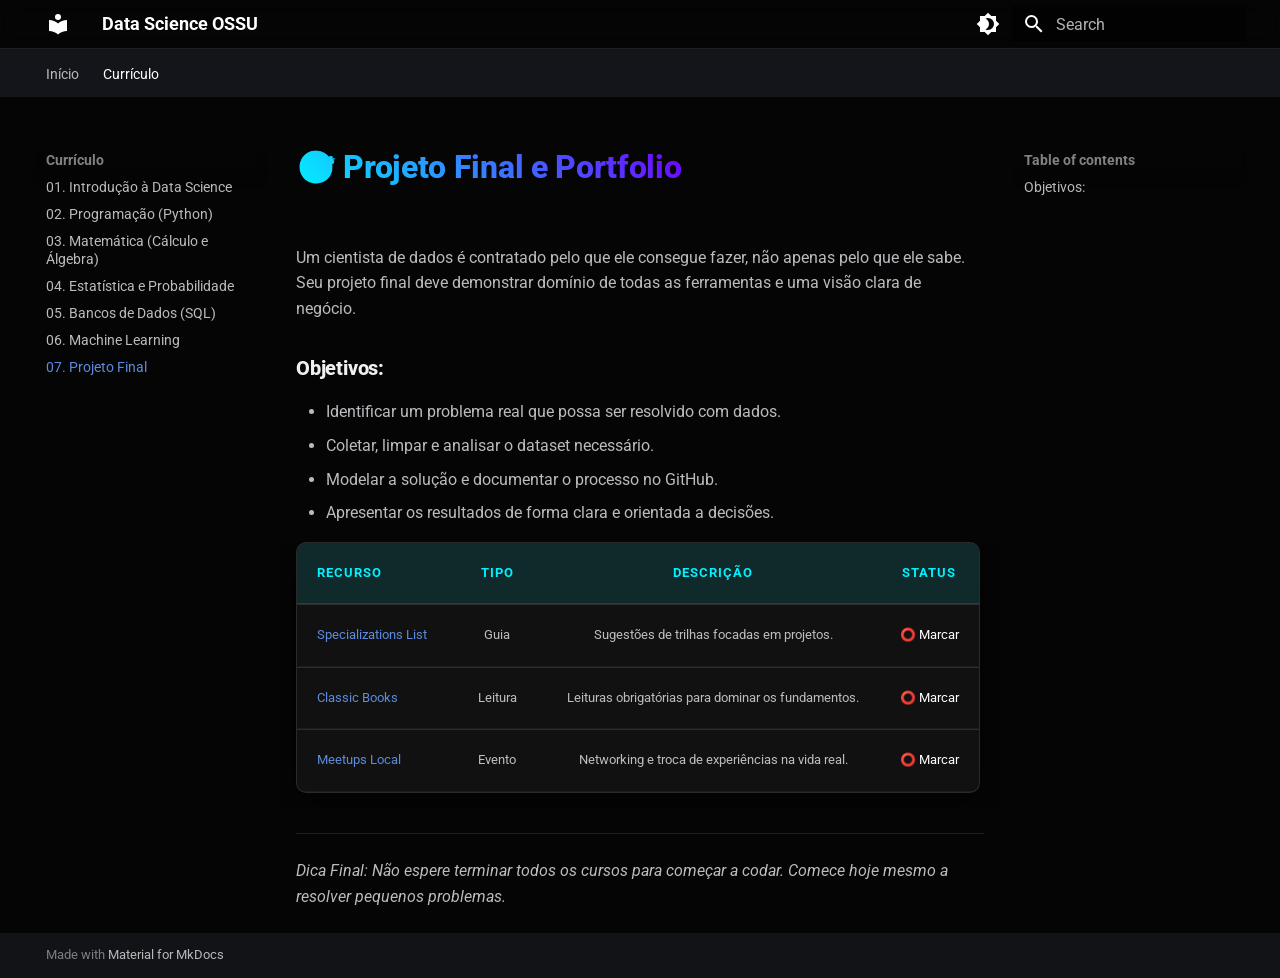
<file: 07-projeto-final/index.html>
<!doctype html>
<html lang="en" class="no-js">
  <head>
    
      <meta charset="utf-8">
      <meta name="viewport" content="width=device-width,initial-scale=1">
      
        <meta name="description" content="Um caminho open-source para educação autodidata em Ciência de Dados.">
      
      
      
        <link rel="canonical" href="https://NandesLima.github.io/data-science/07-projeto-final/">
      
      
        <link rel="prev" href="../06-machine-learning/">
      
      
      
        
      
      
      <link rel="icon" href="../assets/images/favicon.png">
      <meta name="generator" content="mkdocs-1.6.1, mkdocs-material-9.7.6">
    
    
      
        <title>07. Projeto Final - Data Science OSSU</title>
      
    
    
      <link rel="stylesheet" href="../assets/stylesheets/main.484c7ddc.min.css">
      
        
        <link rel="stylesheet" href="../assets/stylesheets/palette.ab4e12ef.min.css">
      
      


    
    
      
    
    
      
        
        
        <link rel="preconnect" href="https://fonts.gstatic.com" crossorigin>
        <link rel="stylesheet" href="https://fonts.googleapis.com/css?family=Roboto:300,300i,400,400i,700,700i%7CRoboto+Mono:400,400i,700,700i&display=fallback">
        <style>:root{--md-text-font:"Roboto";--md-code-font:"Roboto Mono"}</style>
      
    
    
      <link rel="stylesheet" href="../stylesheets/custom.css">
    
      <link rel="stylesheet" href="../stylesheets/global-modern.css">
    
    <script>__md_scope=new URL("..",location),__md_hash=e=>[...e].reduce(((e,_)=>(e<<5)-e+_.charCodeAt(0)),0),__md_get=(e,_=localStorage,t=__md_scope)=>JSON.parse(_.getItem(t.pathname+"."+e)),__md_set=(e,_,t=localStorage,a=__md_scope)=>{try{t.setItem(a.pathname+"."+e,JSON.stringify(_))}catch(e){}}</script>
    
      

    
    
  </head>
  
  
    
    
      
    
    
    
    
    <body dir="ltr" data-md-color-scheme="slate" data-md-color-primary="black" data-md-color-accent="indigo">
  
    
    <input class="md-toggle" data-md-toggle="drawer" type="checkbox" id="__drawer" autocomplete="off">
    <input class="md-toggle" data-md-toggle="search" type="checkbox" id="__search" autocomplete="off">
    <label class="md-overlay" for="__drawer"></label>
    <div data-md-component="skip">
      
        
        <a href="#projeto-final-e-portfolio" class="md-skip">
          Skip to content
        </a>
      
    </div>
    <div data-md-component="announce">
      
    </div>
    
    
      

<header class="md-header" data-md-component="header">
  <nav class="md-header__inner md-grid" aria-label="Header">
    <a href=".." title="Data Science OSSU" class="md-header__button md-logo" aria-label="Data Science OSSU" data-md-component="logo">
      
  
  <svg xmlns="http://www.w3.org/2000/svg" viewBox="0 0 24 24"><path d="M12 8a3 3 0 0 0 3-3 3 3 0 0 0-3-3 3 3 0 0 0-3 3 3 3 0 0 0 3 3m0 3.54C9.64 9.35 6.5 8 3 8v11c3.5 0 6.64 1.35 9 3.54 2.36-2.19 5.5-3.54 9-3.54V8c-3.5 0-6.64 1.35-9 3.54"/></svg>

    </a>
    <label class="md-header__button md-icon" for="__drawer">
      
      <svg xmlns="http://www.w3.org/2000/svg" viewBox="0 0 24 24"><path d="M3 6h18v2H3zm0 5h18v2H3zm0 5h18v2H3z"/></svg>
    </label>
    <div class="md-header__title" data-md-component="header-title">
      <div class="md-header__ellipsis">
        <div class="md-header__topic">
          <span class="md-ellipsis">
            Data Science OSSU
          </span>
        </div>
        <div class="md-header__topic" data-md-component="header-topic">
          <span class="md-ellipsis">
            
              07. Projeto Final
            
          </span>
        </div>
      </div>
    </div>
    
      
        <form class="md-header__option" data-md-component="palette">
  
    
    
    
    <input class="md-option" data-md-color-media="" data-md-color-scheme="slate" data-md-color-primary="black" data-md-color-accent="indigo"  aria-label="Mudar para modo claro"  type="radio" name="__palette" id="__palette_0">
    
      <label class="md-header__button md-icon" title="Mudar para modo claro" for="__palette_0" hidden>
        <svg xmlns="http://www.w3.org/2000/svg" viewBox="0 0 24 24"><path d="M12 18c-.89 0-1.74-.2-2.5-.55C11.56 16.5 13 14.42 13 12s-1.44-4.5-3.5-5.45C10.26 6.2 11.11 6 12 6a6 6 0 0 1 6 6 6 6 0 0 1-6 6m8-9.31V4h-4.69L12 .69 8.69 4H4v4.69L.69 12 4 15.31V20h4.69L12 23.31 15.31 20H20v-4.69L23.31 12z"/></svg>
      </label>
    
  
</form>
      
    
    
      <script>var palette=__md_get("__palette");if(palette&&palette.color){if("(prefers-color-scheme)"===palette.color.media){var media=matchMedia("(prefers-color-scheme: light)"),input=document.querySelector(media.matches?"[data-md-color-media='(prefers-color-scheme: light)']":"[data-md-color-media='(prefers-color-scheme: dark)']");palette.color.media=input.getAttribute("data-md-color-media"),palette.color.scheme=input.getAttribute("data-md-color-scheme"),palette.color.primary=input.getAttribute("data-md-color-primary"),palette.color.accent=input.getAttribute("data-md-color-accent")}for(var[key,value]of Object.entries(palette.color))document.body.setAttribute("data-md-color-"+key,value)}</script>
    
    
    
      
      
        <label class="md-header__button md-icon" for="__search">
          
          <svg xmlns="http://www.w3.org/2000/svg" viewBox="0 0 24 24"><path d="M9.5 3A6.5 6.5 0 0 1 16 9.5c0 1.61-.59 3.09-1.56 4.23l.27.27h.79l5 5-1.5 1.5-5-5v-.79l-.27-.27A6.52 6.52 0 0 1 9.5 16 6.5 6.5 0 0 1 3 9.5 6.5 6.5 0 0 1 9.5 3m0 2C7 5 5 7 5 9.5S7 14 9.5 14 14 12 14 9.5 12 5 9.5 5"/></svg>
        </label>
        <div class="md-search" data-md-component="search" role="dialog">
  <label class="md-search__overlay" for="__search"></label>
  <div class="md-search__inner" role="search">
    <form class="md-search__form" name="search">
      <input type="text" class="md-search__input" name="query" aria-label="Search" placeholder="Search" autocapitalize="off" autocorrect="off" autocomplete="off" spellcheck="false" data-md-component="search-query" required>
      <label class="md-search__icon md-icon" for="__search">
        
        <svg xmlns="http://www.w3.org/2000/svg" viewBox="0 0 24 24"><path d="M9.5 3A6.5 6.5 0 0 1 16 9.5c0 1.61-.59 3.09-1.56 4.23l.27.27h.79l5 5-1.5 1.5-5-5v-.79l-.27-.27A6.52 6.52 0 0 1 9.5 16 6.5 6.5 0 0 1 3 9.5 6.5 6.5 0 0 1 9.5 3m0 2C7 5 5 7 5 9.5S7 14 9.5 14 14 12 14 9.5 12 5 9.5 5"/></svg>
        
        <svg xmlns="http://www.w3.org/2000/svg" viewBox="0 0 24 24"><path d="M20 11v2H8l5.5 5.5-1.42 1.42L4.16 12l7.92-7.92L13.5 5.5 8 11z"/></svg>
      </label>
      <nav class="md-search__options" aria-label="Search">
        
        <button type="reset" class="md-search__icon md-icon" title="Clear" aria-label="Clear" tabindex="-1">
          
          <svg xmlns="http://www.w3.org/2000/svg" viewBox="0 0 24 24"><path d="M19 6.41 17.59 5 12 10.59 6.41 5 5 6.41 10.59 12 5 17.59 6.41 19 12 13.41 17.59 19 19 17.59 13.41 12z"/></svg>
        </button>
      </nav>
      
        <div class="md-search__suggest" data-md-component="search-suggest"></div>
      
    </form>
    <div class="md-search__output">
      <div class="md-search__scrollwrap" tabindex="0" data-md-scrollfix>
        <div class="md-search-result" data-md-component="search-result">
          <div class="md-search-result__meta">
            Initializing search
          </div>
          <ol class="md-search-result__list" role="presentation"></ol>
        </div>
      </div>
    </div>
  </div>
</div>
      
    
    
  </nav>
  
</header>
    
    <div class="md-container" data-md-component="container">
      
      
        
          
            
<nav class="md-tabs" aria-label="Tabs" data-md-component="tabs">
  <div class="md-grid">
    <ul class="md-tabs__list">
      
        
  
  
  
  
    <li class="md-tabs__item">
      <a href=".." class="md-tabs__link">
        
  
  
    
  
  Início

      </a>
    </li>
  

      
        
  
  
  
    
  
  
    
    
      <li class="md-tabs__item md-tabs__item--active">
        <a href="../01-introducao/" class="md-tabs__link">
          
  
  
  Currículo

        </a>
      </li>
    
  

      
    </ul>
  </div>
</nav>
          
        
      
      <main class="md-main" data-md-component="main">
        <div class="md-main__inner md-grid">
          
            
              
              <div class="md-sidebar md-sidebar--primary" data-md-component="sidebar" data-md-type="navigation" >
                <div class="md-sidebar__scrollwrap">
                  <div class="md-sidebar__inner">
                    


  


<nav class="md-nav md-nav--primary md-nav--lifted" aria-label="Navigation" data-md-level="0">
  <label class="md-nav__title" for="__drawer">
    <a href=".." title="Data Science OSSU" class="md-nav__button md-logo" aria-label="Data Science OSSU" data-md-component="logo">
      
  
  <svg xmlns="http://www.w3.org/2000/svg" viewBox="0 0 24 24"><path d="M12 8a3 3 0 0 0 3-3 3 3 0 0 0-3-3 3 3 0 0 0-3 3 3 3 0 0 0 3 3m0 3.54C9.64 9.35 6.5 8 3 8v11c3.5 0 6.64 1.35 9 3.54 2.36-2.19 5.5-3.54 9-3.54V8c-3.5 0-6.64 1.35-9 3.54"/></svg>

    </a>
    Data Science OSSU
  </label>
  
  <ul class="md-nav__list" data-md-scrollfix>
    
      
      
  
  
  
  
    <li class="md-nav__item">
      <a href=".." class="md-nav__link">
        
  
  
  <span class="md-ellipsis">
    
  
    Início
  

    
  </span>
  
  

      </a>
    </li>
  

    
      
      
  
  
    
  
  
  
    
    
    
    
      
        
        
      
      
        
      
    
    
    <li class="md-nav__item md-nav__item--active md-nav__item--section md-nav__item--nested">
      
        
        
        <input class="md-nav__toggle md-toggle " type="checkbox" id="__nav_2" checked>
        
          
          <label class="md-nav__link" for="__nav_2" id="__nav_2_label" tabindex="">
            
  
  
  <span class="md-ellipsis">
    
  
    Currículo
  

    
  </span>
  
  

            <span class="md-nav__icon md-icon"></span>
          </label>
        
        <nav class="md-nav" data-md-level="1" aria-labelledby="__nav_2_label" aria-expanded="true">
          <label class="md-nav__title" for="__nav_2">
            <span class="md-nav__icon md-icon"></span>
            
  
    Currículo
  

          </label>
          <ul class="md-nav__list" data-md-scrollfix>
            
              
                
  
  
  
  
    <li class="md-nav__item">
      <a href="../01-introducao/" class="md-nav__link">
        
  
  
  <span class="md-ellipsis">
    
  
    01. Introdução à Data Science
  

    
  </span>
  
  

      </a>
    </li>
  

              
            
              
                
  
  
  
  
    <li class="md-nav__item">
      <a href="../02-programacao/" class="md-nav__link">
        
  
  
  <span class="md-ellipsis">
    
  
    02. Programação (Python)
  

    
  </span>
  
  

      </a>
    </li>
  

              
            
              
                
  
  
  
  
    <li class="md-nav__item">
      <a href="../03-matematica/" class="md-nav__link">
        
  
  
  <span class="md-ellipsis">
    
  
    03. Matemática (Cálculo e Álgebra)
  

    
  </span>
  
  

      </a>
    </li>
  

              
            
              
                
  
  
  
  
    <li class="md-nav__item">
      <a href="../04-estatistica/" class="md-nav__link">
        
  
  
  <span class="md-ellipsis">
    
  
    04. Estatística e Probabilidade
  

    
  </span>
  
  

      </a>
    </li>
  

              
            
              
                
  
  
  
  
    <li class="md-nav__item">
      <a href="../05-banco-de-dados/" class="md-nav__link">
        
  
  
  <span class="md-ellipsis">
    
  
    05. Bancos de Dados (SQL)
  

    
  </span>
  
  

      </a>
    </li>
  

              
            
              
                
  
  
  
  
    <li class="md-nav__item">
      <a href="../06-machine-learning/" class="md-nav__link">
        
  
  
  <span class="md-ellipsis">
    
  
    06. Machine Learning
  

    
  </span>
  
  

      </a>
    </li>
  

              
            
              
                
  
  
    
  
  
  
    <li class="md-nav__item md-nav__item--active">
      
      <input class="md-nav__toggle md-toggle" type="checkbox" id="__toc">
      
      
        
      
      
        <label class="md-nav__link md-nav__link--active" for="__toc">
          
  
  
  <span class="md-ellipsis">
    
  
    07. Projeto Final
  

    
  </span>
  
  

          <span class="md-nav__icon md-icon"></span>
        </label>
      
      <a href="./" class="md-nav__link md-nav__link--active">
        
  
  
  <span class="md-ellipsis">
    
  
    07. Projeto Final
  

    
  </span>
  
  

      </a>
      
        

<nav class="md-nav md-nav--secondary" aria-label="Table of contents">
  
  
  
    
  
  
    <label class="md-nav__title" for="__toc">
      <span class="md-nav__icon md-icon"></span>
      Table of contents
    </label>
    <ul class="md-nav__list" data-md-component="toc" data-md-scrollfix>
      
        <li class="md-nav__item">
  <a href="#objetivos" class="md-nav__link">
    <span class="md-ellipsis">
      
        Objetivos:
      
    </span>
  </a>
  
</li>
      
    </ul>
  
</nav>
      
    </li>
  

              
            
          </ul>
        </nav>
      
    </li>
  

    
  </ul>
</nav>
                  </div>
                </div>
              </div>
            
            
              
              <div class="md-sidebar md-sidebar--secondary" data-md-component="sidebar" data-md-type="toc" >
                <div class="md-sidebar__scrollwrap">
                  <div class="md-sidebar__inner">
                    

<nav class="md-nav md-nav--secondary" aria-label="Table of contents">
  
  
  
    
  
  
    <label class="md-nav__title" for="__toc">
      <span class="md-nav__icon md-icon"></span>
      Table of contents
    </label>
    <ul class="md-nav__list" data-md-component="toc" data-md-scrollfix>
      
        <li class="md-nav__item">
  <a href="#objetivos" class="md-nav__link">
    <span class="md-ellipsis">
      
        Objetivos:
      
    </span>
  </a>
  
</li>
      
    </ul>
  
</nav>
                  </div>
                </div>
              </div>
            
          
          
            <div class="md-content" data-md-component="content">
              
              <article class="md-content__inner md-typeset">
                
                  



<h1 id="projeto-final-e-portfolio">🎯 Projeto Final e Portfolio</h1>
<p>Um cientista de dados é contratado pelo que ele consegue fazer, não apenas pelo que ele sabe. Seu projeto final deve demonstrar domínio de todas as ferramentas e uma visão clara de negócio.</p>
<h3 id="objetivos">Objetivos:</h3>
<ul>
<li>Identificar um problema real que possa ser resolvido com dados.</li>
<li>Coletar, limpar e analisar o dataset necessário.</li>
<li>Modelar a solução e documentar o processo no GitHub.</li>
<li>Apresentar os resultados de forma clara e orientada a decisões.</li>
</ul>
<table>
<thead>
<tr>
<th style="text-align: left;">Recurso</th>
<th style="text-align: center;">Tipo</th>
<th style="text-align: center;">Descrição</th>
<th style="text-align: center;">Status</th>
</tr>
</thead>
<tbody>
<tr>
<td style="text-align: left;"><a href="extras/specializations.md">Specializations List</a></td>
<td style="text-align: center;">Guia</td>
<td style="text-align: center;">Sugestões de trilhas focadas em projetos.</td>
<td style="text-align: center;"><button class="status-btn" onclick="toggleStatus(this)">[ ]</button></td>
</tr>
<tr>
<td style="text-align: left;"><a href="extras/books.md">Classic Books</a></td>
<td style="text-align: center;">Leitura</td>
<td style="text-align: center;">Leituras obrigatórias para dominar os fundamentos.</td>
<td style="text-align: center;"><button class="status-btn" onclick="toggleStatus(this)">[ ]</button></td>
</tr>
<tr>
<td style="text-align: left;"><a href="https://www.meetup.com/">Meetups Local</a></td>
<td style="text-align: center;">Evento</td>
<td style="text-align: center;">Networking e troca de experiências na vida real.</td>
<td style="text-align: center;"><button class="status-btn" onclick="toggleStatus(this)">[ ]</button></td>
</tr>
</tbody>
</table>
<hr />
<p><em>Dica Final: Não espere terminar todos os cursos para começar a codar. Comece hoje mesmo a resolver pequenos problemas.</em></p>












                
              </article>
            </div>
          
          
<script>var target=document.getElementById(location.hash.slice(1));target&&target.name&&(target.checked=target.name.startsWith("__tabbed_"))</script>
        </div>
        
          <button type="button" class="md-top md-icon" data-md-component="top" hidden>
  
  <svg xmlns="http://www.w3.org/2000/svg" viewBox="0 0 24 24"><path d="M13 20h-2V8l-5.5 5.5-1.42-1.42L12 4.16l7.92 7.92-1.42 1.42L13 8z"/></svg>
  Back to top
</button>
        
      </main>
      
        <footer class="md-footer">
  
  <div class="md-footer-meta md-typeset">
    <div class="md-footer-meta__inner md-grid">
      <div class="md-copyright">
  
  
    Made with
    <a href="https://squidfunk.github.io/mkdocs-material/" target="_blank" rel="noopener">
      Material for MkDocs
    </a>
  
</div>
      
    </div>
  </div>
</footer>
      
    </div>
    <div class="md-dialog" data-md-component="dialog">
      <div class="md-dialog__inner md-typeset"></div>
    </div>
    
    
    
      
      
      <script id="__config" type="application/json">{"annotate": null, "base": "..", "features": ["navigation.sections", "navigation.top", "search.suggest", "search.highlight", "navigation.tabs", "navigation.expand"], "search": "../assets/javascripts/workers/search.2c215733.min.js", "tags": null, "translations": {"clipboard.copied": "Copied to clipboard", "clipboard.copy": "Copy to clipboard", "search.result.more.one": "1 more on this page", "search.result.more.other": "# more on this page", "search.result.none": "No matching documents", "search.result.one": "1 matching document", "search.result.other": "# matching documents", "search.result.placeholder": "Type to start searching", "search.result.term.missing": "Missing", "select.version": "Select version"}, "version": null}</script>
    
    
      <script src="../assets/javascripts/bundle.79ae519e.min.js"></script>
      
        <script src="../javascripts/progress.js"></script>
      
    
  </body>
</html>
</file>
<file: stylesheets/custom.css>
:root {
  --bg-color: #050505;
  --text-color: #f0f0f0;
  --accent-primary: #00f2ff;
  --accent-secondary: #7000ff;
  --glass-bg: rgba(255, 255, 255, 0.05);
  --glass-border: rgba(255, 255, 255, 0.1);
  --transition: all 0.4s cubic-bezier(0.4, 0, 0.2, 1);
}

/* MkDocs Material Overrides */
[data-md-color-scheme="slate"] {
  --md-primary-fg-color: var(--accent-primary);
  --md-accent-fg-color: var(--accent-secondary);
  --md-default-bg-color: var(--bg-color);
}

/* Hide tabs and sidebar on landing page */
body:has(.modern-landing) .md-tabs,
body:has(.modern-landing) .md-sidebar {
  display: none !important;
}

/* Ensure the top header (search, name) is visible but clean */
body:has(.modern-landing) .md-header {
  background-color: rgba(5, 5, 5, 0.8) !important;
  backdrop-filter: blur(10px);
  border-bottom: 1px solid var(--glass-border);
}

/* Remove left/right spacing for the main content area to eliminate the "black sidebars" */
body:has(.modern-landing) .md-content {
  margin-left: 0 !important;
  margin-right: 0 !important;
}

body:has(.modern-landing) .md-main__inner {
  margin: 0 !important;
  max-width: none !important;
}

/* The Landing Page Container with deep purple gradient background */
.modern-landing {
  background: radial-gradient(circle at 20% 30%, #1a0033 0%, #050505 70%);
  color: var(--text-color);
  overflow-x: hidden;
  padding: 4rem 10% 0 10%; /* Top padding for the header space */
  margin: -1.5rem;
  line-height: 1.6;
  min-height: 100vh;
}

/* Hero Section: 50/50 Split - Bigger Image */
.modern-landing .hero {
  display: grid;
  grid-template-columns: 0.9fr 1.1fr;
  align-items: center;
  gap: 3rem;
  min-height: 80vh;
  width: 100%;
}

.modern-landing .hero-content {
  text-align: left;
  z-index: 2;
}

.modern-landing .hero-title {
  font-size: clamp(2.8rem, 6vw, 4.2rem);
  font-weight: 900;
  line-height: 1.0;
  margin-bottom: 1.5rem;
  border: none !important;
}

.modern-landing .hero-title span {
  display: block;
  background: linear-gradient(45deg, var(--accent-primary), var(--accent-secondary));
  -webkit-background-clip: text;
  background-clip: text;
  -webkit-text-fill-color: transparent;
}

.modern-landing .hero-subtitle {
  font-size: 1.25rem;
  opacity: 0.8;
  max-width: 500px;
  margin-bottom: 3rem;
}

/* Hero Visual: IA Image */
.modern-landing .hero-visual {
  display: flex;
  justify-content: flex-end;
  align-items: center;
  width: 100%;
}

.modern-landing .hero-img-container {
  width: 100%;
  max-width: 650px;
  aspect-ratio: 1/1;
  border-radius: 40px;
  overflow: hidden;
  border: 1px solid var(--glass-border);
  box-shadow: 0 25px 60px rgba(0, 242, 255, 0.2);
  background: rgba(255, 255, 255, 0.02);
}

.modern-landing .hero-img-container img {
  width: 100%;
  height: 100%;
  object-fit: cover;
  display: block;
}

/* Info Sections */
.modern-landing .info-section {
  padding: 6rem 0;
}

.modern-landing .section-tag {
  color: var(--accent-primary);
  font-weight: 800;
  letter-spacing: 3px;
  font-size: 0.9rem;
  text-transform: uppercase;
  margin-bottom: 3rem;
  display: block;
}

.modern-landing .grid {
  display: grid;
  grid-template-columns: repeat(3, 1fr);
  gap: 2rem;
}

.modern-landing .card {
  background: rgba(255, 255, 255, 0.03);
  border: 1px solid rgba(255, 255, 255, 0.05);
  padding: 2.5rem;
  border-radius: 4px;
  transition: var(--transition);
}

.modern-landing .card h3 {
  font-size: 1.4rem;
  margin-bottom: 1rem;
  color: #fff;
  border: none !important;
}

.modern-landing .card p {
  font-size: 1rem;
  opacity: 0.6;
}

/* Button */
.modern-landing .btn {
  padding: 1rem 2.5rem;
  border-radius: 100px;
  font-weight: 700;
  text-decoration: none !important;
  display: inline-block;
  transition: var(--transition);
}

.modern-landing .btn-primary {
  background: linear-gradient(45deg, var(--accent-primary), var(--accent-secondary)) !important;
  color: #fff !important;
  box-shadow: 0 4px 15px rgba(0, 242, 255, 0.3);
}

.modern-landing .btn-primary:hover {
  transform: translateY(-3px);
  box-shadow: 0 8px 25px rgba(0, 242, 255, 0.4);
}

/* Status Button for progress tracking */
.status-btn {
  background: transparent;
  border: 1px solid var(--accent-primary);
  color: var(--accent-primary);
  padding: 4px 12px;
  border-radius: 4px;
  cursor: pointer;
  font-family: monospace;
  transition: all 0.3s ease;
}

.status-btn.completed {
  background: var(--accent-primary);
  color: #000;
  font-weight: bold;
}

/* Responsive */
@media (max-width: 1024px) {
  .modern-landing .hero {
    grid-template-columns: 1fr;
    text-align: center;
    padding-top: 4rem;
  }
  .modern-landing .hero-content {
    display: flex;
    flex-direction: column;
    align-items: center;
  }
  .modern-landing .grid {
    grid-template-columns: 1fr;
  }
}
</file>
<file: stylesheets/global-modern.css>
/* Global Neon Styling */
.md-typeset h1, .md-typeset h2, .md-typeset h3 {
  color: var(--text-color);
  font-weight: 800;
}

.md-typeset h1 {
  background: linear-gradient(45deg, var(--accent-primary), var(--accent-secondary));
  -webkit-background-clip: text;
  background-clip: text;
  -webkit-text-fill-color: transparent;
  display: inline-block;
  margin-bottom: 2rem;
}

/* Glassmorphism tables */
.md-typeset table:not([class]) {
  background: var(--glass-bg);
  border: 1px solid var(--glass-border);
  border-radius: 10px;
  overflow: hidden;
  box-shadow: 0 10px 30px rgba(0,0,0,0.5);
  display: table;
  width: 100%;
}

.md-typeset table:not([class]) th {
  background: rgba(0, 242, 255, 0.1);
  color: var(--accent-primary);
  font-weight: bold;
  text-transform: uppercase;
  letter-spacing: 1px;
  padding: 1rem;
  border-bottom: 1px solid var(--glass-border);
}

.md-typeset table:not([class]) td {
  padding: 1rem;
  border-bottom: 1px solid rgba(255,255,255,0.05);
}

/* Scrollbar */
::-webkit-scrollbar {
  width: 8px;
}
::-webkit-scrollbar-track {
  background: var(--bg-color);
}
::-webkit-scrollbar-thumb {
  background: #333;
  border-radius: 10px;
}
::-webkit-scrollbar-thumb:hover {
  background: var(--accent-primary);
}

/* Layout adjustments */
[data-md-color-scheme="slate"] body {
  background-color: var(--bg-color);
}
[data-md-color-scheme="slate"] .md-header {
  background: rgba(5, 5, 5, 0.8);
  backdrop-filter: blur(10px);
  border-bottom: 1px solid var(--glass-border);
}
</file>
<file: assets/stylesheets/main.484c7ddc.min.css>
@charset "UTF-8";html{-webkit-text-size-adjust:none;-moz-text-size-adjust:none;text-size-adjust:none;box-sizing:border-box}*,:after,:before{box-sizing:inherit}@media (prefers-reduced-motion){*,:after,:before{transition:none!important}}body{margin:0}a,button,input,label{-webkit-tap-highlight-color:transparent}a{color:inherit;text-decoration:none}hr{border:0;box-sizing:initial;display:block;height:.05rem;overflow:visible;padding:0}small{font-size:80%}sub,sup{line-height:1em}img{border-style:none}table{border-collapse:initial;border-spacing:0}td,th{font-weight:400;vertical-align:top}button{background:#0000;border:0;font-family:inherit;font-size:inherit;margin:0;padding:0}input{border:0;outline:none}:root{--md-primary-fg-color:#4051b5;--md-primary-fg-color--light:#5d6cc0;--md-primary-fg-color--dark:#303fa1;--md-primary-bg-color:#fff;--md-primary-bg-color--light:#ffffffb3;--md-accent-fg-color:#526cfe;--md-accent-fg-color--transparent:#526cfe1a;--md-accent-bg-color:#fff;--md-accent-bg-color--light:#ffffffb3}[data-md-color-scheme=default]{color-scheme:light}[data-md-color-scheme=default] img[src$="#gh-dark-mode-only"],[data-md-color-scheme=default] img[src$="#only-dark"]{display:none}:root,[data-md-color-scheme=default]{--md-hue:225deg;--md-default-fg-color:#000000de;--md-default-fg-color--light:#0000008a;--md-default-fg-color--lighter:#00000052;--md-default-fg-color--lightest:#00000012;--md-default-bg-color:#fff;--md-default-bg-color--light:#ffffffb3;--md-default-bg-color--lighter:#ffffff4d;--md-default-bg-color--lightest:#ffffff1f;--md-code-fg-color:#36464e;--md-code-bg-color:#f5f5f5;--md-code-bg-color--light:#f5f5f5b3;--md-code-bg-color--lighter:#f5f5f54d;--md-code-hl-color:#4287ff;--md-code-hl-color--light:#4287ff1a;--md-code-hl-number-color:#d52a2a;--md-code-hl-special-color:#db1457;--md-code-hl-function-color:#a846b9;--md-code-hl-constant-color:#6e59d9;--md-code-hl-keyword-color:#3f6ec6;--md-code-hl-string-color:#1c7d4d;--md-code-hl-name-color:var(--md-code-fg-color);--md-code-hl-operator-color:var(--md-default-fg-color--light);--md-code-hl-punctuation-color:var(--md-default-fg-color--light);--md-code-hl-comment-color:var(--md-default-fg-color--light);--md-code-hl-generic-color:var(--md-default-fg-color--light);--md-code-hl-variable-color:var(--md-default-fg-color--light);--md-typeset-color:var(--md-default-fg-color);--md-typeset-a-color:var(--md-primary-fg-color);--md-typeset-del-color:#f5503d26;--md-typeset-ins-color:#0bd57026;--md-typeset-kbd-color:#fafafa;--md-typeset-kbd-accent-color:#fff;--md-typeset-kbd-border-color:#b8b8b8;--md-typeset-mark-color:#ffff0080;--md-typeset-table-color:#0000001f;--md-typeset-table-color--light:rgba(0,0,0,.035);--md-admonition-fg-color:var(--md-default-fg-color);--md-admonition-bg-color:var(--md-default-bg-color);--md-warning-fg-color:#000000de;--md-warning-bg-color:#ff9;--md-footer-fg-color:#fff;--md-footer-fg-color--light:#ffffffb3;--md-footer-fg-color--lighter:#ffffff73;--md-footer-bg-color:#000000de;--md-footer-bg-color--dark:#00000052;--md-shadow-z1:0 0.2rem 0.5rem #0000000d,0 0 0.05rem #0000001a;--md-shadow-z2:0 0.2rem 0.5rem #0000001a,0 0 0.05rem #00000040;--md-shadow-z3:0 0.2rem 0.5rem #0003,0 0 0.05rem #00000059}.md-icon svg{fill:currentcolor;display:block;height:1.2rem;width:1.2rem}body{-webkit-font-smoothing:antialiased;-moz-osx-font-smoothing:grayscale;--md-text-font-family:var(--md-text-font,_),-apple-system,BlinkMacSystemFont,Helvetica,Arial,sans-serif;--md-code-font-family:var(--md-code-font,_),SFMono-Regular,Consolas,Menlo,monospace}aside,body,input{font-feature-settings:"kern","liga";color:var(--md-typeset-color);font-family:var(--md-text-font-family)}code,kbd,pre{font-feature-settings:"kern";font-family:var(--md-code-font-family)}:root{--md-typeset-table-sort-icon:url('data:image/svg+xml;charset=utf-8,<svg xmlns="http://www.w3.org/2000/svg" viewBox="0 0 24 24"><path d="m18 21-4-4h3V7h-3l4-4 4 4h-3v10h3M2 19v-2h10v2M2 13v-2h7v2M2 7V5h4v2z"/></svg>');--md-typeset-table-sort-icon--asc:url('data:image/svg+xml;charset=utf-8,<svg xmlns="http://www.w3.org/2000/svg" viewBox="0 0 24 24"><path d="M19 17h3l-4 4-4-4h3V3h2M2 17h10v2H2M6 5v2H2V5m0 6h7v2H2z"/></svg>');--md-typeset-table-sort-icon--desc:url('data:image/svg+xml;charset=utf-8,<svg xmlns="http://www.w3.org/2000/svg" viewBox="0 0 24 24"><path d="M19 7h3l-4-4-4 4h3v14h2M2 17h10v2H2M6 5v2H2V5m0 6h7v2H2z"/></svg>')}.md-typeset{-webkit-print-color-adjust:exact;color-adjust:exact;font-size:.8rem;line-height:1.6;overflow-wrap:break-word}@media print{.md-typeset{font-size:.68rem}}.md-typeset blockquote,.md-typeset dl,.md-typeset figure,.md-typeset ol,.md-typeset pre,.md-typeset ul{margin-bottom:1em;margin-top:1em}.md-typeset h1{color:var(--md-default-fg-color--light);font-size:2em;line-height:1.3;margin:0 0 1.25em}.md-typeset h1,.md-typeset h2{font-weight:300;letter-spacing:-.01em}.md-typeset h2{font-size:1.5625em;line-height:1.4;margin:1.6em 0 .64em}.md-typeset h3{font-size:1.25em;font-weight:400;letter-spacing:-.01em;line-height:1.5;margin:1.6em 0 .8em}.md-typeset h2+h3{margin-top:.8em}.md-typeset h4{font-weight:700;letter-spacing:-.01em;margin:1em 0}.md-typeset h5,.md-typeset h6{color:var(--md-default-fg-color--light);font-size:.8em;font-weight:700;letter-spacing:-.01em;margin:1.25em 0}.md-typeset h5{text-transform:uppercase}.md-typeset h5 code{text-transform:none}.md-typeset hr{border-bottom:.05rem solid var(--md-default-fg-color--lightest);display:flow-root;margin:1.5em 0}.md-typeset a{color:var(--md-typeset-a-color);word-break:break-word}.md-typeset a,.md-typeset a:before{transition:color 125ms}.md-typeset a:focus,.md-typeset a:hover{color:var(--md-accent-fg-color)}.md-typeset a:focus code,.md-typeset a:hover code{background-color:var(--md-accent-fg-color--transparent);color:var(--md-accent-fg-color)}.md-typeset a code{color:var(--md-typeset-a-color)}.md-typeset a.focus-visible{outline-color:var(--md-accent-fg-color);outline-offset:.2rem}.md-typeset code,.md-typeset kbd,.md-typeset pre{color:var(--md-code-fg-color);direction:ltr;font-variant-ligatures:none;transition:background-color 125ms}@media print{.md-typeset code,.md-typeset kbd,.md-typeset pre{white-space:pre-wrap}}.md-typeset code{background-color:var(--md-code-bg-color);border-radius:.1rem;-webkit-box-decoration-break:clone;box-decoration-break:clone;font-size:.85em;padding:0 .2941176471em;transition:color 125ms,background-color 125ms;word-break:break-word}.md-typeset code:not(.focus-visible){-webkit-tap-highlight-color:transparent;outline:none}.md-typeset pre{display:flow-root;line-height:1.4;position:relative}.md-typeset pre>code{-webkit-box-decoration-break:slice;box-decoration-break:slice;box-shadow:none;display:block;margin:0;outline-color:var(--md-accent-fg-color);overflow:auto;padding:.7720588235em 1.1764705882em;scrollbar-color:var(--md-default-fg-color--lighter) #0000;scrollbar-width:thin;touch-action:auto;word-break:normal}.md-typeset pre>code:hover{scrollbar-color:var(--md-accent-fg-color) #0000}.md-typeset pre>code::-webkit-scrollbar{height:.2rem;width:.2rem}.md-typeset pre>code::-webkit-scrollbar-thumb{background-color:var(--md-default-fg-color--lighter)}.md-typeset pre>code::-webkit-scrollbar-thumb:hover{background-color:var(--md-accent-fg-color)}.md-typeset kbd{background-color:var(--md-typeset-kbd-color);border-radius:.1rem;box-shadow:0 .1rem 0 .05rem var(--md-typeset-kbd-border-color),0 .1rem 0 var(--md-typeset-kbd-border-color),0 -.1rem .2rem var(--md-typeset-kbd-accent-color) inset;color:var(--md-default-fg-color);display:inline-block;font-size:.75em;padding:0 .6666666667em;vertical-align:text-top;word-break:break-word}.md-typeset mark{background-color:var(--md-typeset-mark-color);-webkit-box-decoration-break:clone;box-decoration-break:clone;color:inherit;word-break:break-word}.md-typeset abbr{cursor:help;text-decoration:none}.md-typeset [data-preview],.md-typeset abbr{border-bottom:.05rem dotted var(--md-default-fg-color--light)}.md-typeset small{opacity:.75}[dir=ltr] .md-typeset sub,[dir=ltr] .md-typeset sup{margin-left:.078125em}[dir=rtl] .md-typeset sub,[dir=rtl] .md-typeset sup{margin-right:.078125em}[dir=ltr] .md-typeset blockquote{padding-left:.6rem}[dir=rtl] .md-typeset blockquote{padding-right:.6rem}[dir=ltr] .md-typeset blockquote{border-left:.2rem solid var(--md-default-fg-color--lighter)}[dir=rtl] .md-typeset blockquote{border-right:.2rem solid var(--md-default-fg-color--lighter)}.md-typeset blockquote{color:var(--md-default-fg-color--light);margin-left:0;margin-right:0}.md-typeset ul{list-style-type:disc}.md-typeset ul[type]{list-style-type:revert-layer}[dir=ltr] .md-typeset ol,[dir=ltr] .md-typeset ul{margin-left:.625em}[dir=rtl] .md-typeset ol,[dir=rtl] .md-typeset ul{margin-right:.625em}.md-typeset ol,.md-typeset ul{padding:0}.md-typeset ol:not([hidden]),.md-typeset ul:not([hidden]){display:flow-root}.md-typeset ol ol,.md-typeset ul ol{list-style-type:lower-alpha}.md-typeset ol ol ol,.md-typeset ul ol ol{list-style-type:lower-roman}.md-typeset ol ol ol ol,.md-typeset ul ol ol ol{list-style-type:upper-alpha}.md-typeset ol ol ol ol ol,.md-typeset ul ol ol ol ol{list-style-type:upper-roman}.md-typeset ol[type],.md-typeset ul[type]{list-style-type:revert-layer}[dir=ltr] .md-typeset ol li,[dir=ltr] .md-typeset ul li{margin-left:1.25em}[dir=rtl] .md-typeset ol li,[dir=rtl] .md-typeset ul li{margin-right:1.25em}.md-typeset ol li,.md-typeset ul li{margin-bottom:.5em}.md-typeset ol li blockquote,.md-typeset ol li p,.md-typeset ul li blockquote,.md-typeset ul li p{margin:.5em 0}.md-typeset ol li:last-child,.md-typeset ul li:last-child{margin-bottom:0}[dir=ltr] .md-typeset ol li ol,[dir=ltr] .md-typeset ol li ul,[dir=ltr] .md-typeset ul li ol,[dir=ltr] .md-typeset ul li ul{margin-left:.625em}[dir=rtl] .md-typeset ol li ol,[dir=rtl] .md-typeset ol li ul,[dir=rtl] .md-typeset ul li ol,[dir=rtl] .md-typeset ul li ul{margin-right:.625em}.md-typeset ol li ol,.md-typeset ol li ul,.md-typeset ul li ol,.md-typeset ul li ul{margin-bottom:.5em;margin-top:.5em}[dir=ltr] .md-typeset dd{margin-left:1.875em}[dir=rtl] .md-typeset dd{margin-right:1.875em}.md-typeset dd{margin-bottom:1.5em;margin-top:1em}.md-typeset img,.md-typeset svg,.md-typeset video{height:auto;max-width:100%}.md-typeset img[align=left]{margin:1em 1em 1em 0}.md-typeset img[align=right]{margin:1em 0 1em 1em}.md-typeset img[align]:only-child{margin-top:0}.md-typeset figure{display:flow-root;margin:1em auto;max-width:100%;text-align:center;width:fit-content}.md-typeset figure img{display:block;margin:0 auto}.md-typeset figcaption{font-style:italic;margin:1em auto;max-width:24rem}.md-typeset iframe{max-width:100%}.md-typeset table:not([class]){background-color:var(--md-default-bg-color);border:.05rem solid var(--md-typeset-table-color);border-radius:.1rem;display:inline-block;font-size:.64rem;max-width:100%;overflow:auto;touch-action:auto}@media print{.md-typeset table:not([class]){display:table}}.md-typeset table:not([class])+*{margin-top:1.5em}.md-typeset table:not([class]) td>:first-child,.md-typeset table:not([class]) th>:first-child{margin-top:0}.md-typeset table:not([class]) td>:last-child,.md-typeset table:not([class]) th>:last-child{margin-bottom:0}.md-typeset table:not([class]) td:not([align]),.md-typeset table:not([class]) th:not([align]){text-align:left}[dir=rtl] .md-typeset table:not([class]) td:not([align]),[dir=rtl] .md-typeset table:not([class]) th:not([align]){text-align:right}.md-typeset table:not([class]) th{font-weight:700;min-width:5rem;padding:.9375em 1.25em;vertical-align:top}.md-typeset table:not([class]) td{border-top:.05rem solid var(--md-typeset-table-color);padding:.9375em 1.25em;vertical-align:top}.md-typeset table:not([class]) tbody tr{transition:background-color 125ms}.md-typeset table:not([class]) tbody tr:hover{background-color:var(--md-typeset-table-color--light);box-shadow:0 .05rem 0 var(--md-default-bg-color) inset}.md-typeset table:not([class]) a{word-break:normal}.md-typeset table th[role=columnheader]{cursor:pointer}[dir=ltr] .md-typeset table th[role=columnheader]:after{margin-left:.5em}[dir=rtl] .md-typeset table th[role=columnheader]:after{margin-right:.5em}.md-typeset table th[role=columnheader]:after{content:"";display:inline-block;height:1.2em;-webkit-mask-image:var(--md-typeset-table-sort-icon);mask-image:var(--md-typeset-table-sort-icon);-webkit-mask-repeat:no-repeat;mask-repeat:no-repeat;-webkit-mask-size:contain;mask-size:contain;transition:background-color 125ms;vertical-align:text-bottom;width:1.2em}.md-typeset table th[role=columnheader]:hover:after{background-color:var(--md-default-fg-color--lighter)}.md-typeset table th[role=columnheader][aria-sort=ascending]:after{background-color:var(--md-default-fg-color--light);-webkit-mask-image:var(--md-typeset-table-sort-icon--asc);mask-image:var(--md-typeset-table-sort-icon--asc)}.md-typeset table th[role=columnheader][aria-sort=descending]:after{background-color:var(--md-default-fg-color--light);-webkit-mask-image:var(--md-typeset-table-sort-icon--desc);mask-image:var(--md-typeset-table-sort-icon--desc)}.md-typeset__scrollwrap{margin:1em -.8rem;overflow-x:auto;touch-action:auto}.md-typeset__table{display:inline-block;margin-bottom:.5em;padding:0 .8rem}@media print{.md-typeset__table{display:block}}html .md-typeset__table table{display:table;margin:0;overflow:hidden;width:100%}@media screen and (max-width:44.984375em){.md-content__inner>pre{margin:1em -.8rem}.md-content__inner>pre code{border-radius:0}}.md-typeset .md-author{border-radius:100%;display:block;flex-shrink:0;height:1.6rem;overflow:hidden;position:relative;transition:color 125ms,transform 125ms;width:1.6rem}.md-typeset .md-author img{display:block}.md-typeset .md-author--more{background:var(--md-default-fg-color--lightest);color:var(--md-default-fg-color--lighter);font-size:.6rem;font-weight:700;line-height:1.6rem;text-align:center}.md-typeset .md-author--long{height:2.4rem;width:2.4rem}.md-typeset a.md-author{transform:scale(1)}.md-typeset a.md-author img{border-radius:100%;filter:grayscale(100%) opacity(75%);transition:filter 125ms}.md-typeset a.md-author:focus,.md-typeset a.md-author:hover{transform:scale(1.1);z-index:1}.md-typeset a.md-author:focus img,.md-typeset a.md-author:hover img{filter:grayscale(0)}.md-banner{background-color:var(--md-footer-bg-color);color:var(--md-footer-fg-color);overflow:auto}@media print{.md-banner{display:none}}.md-banner--warning{background-color:var(--md-warning-bg-color);color:var(--md-warning-fg-color)}.md-banner__inner{font-size:.7rem;margin:.6rem auto;padding:0 .8rem}[dir=ltr] .md-banner__button{float:right}[dir=rtl] .md-banner__button{float:left}.md-banner__button{color:inherit;cursor:pointer;transition:opacity .25s}.no-js .md-banner__button{display:none}.md-banner__button:hover{opacity:.7}html{font-size:125%;height:100%;overflow-x:hidden}@media screen and (min-width:100em){html{font-size:137.5%}}@media screen and (min-width:125em){html{font-size:150%}}body{background-color:var(--md-default-bg-color);display:flex;flex-direction:column;font-size:.5rem;min-height:100%;position:relative;width:100%}@media print{body{display:block}}@media screen and (max-width:59.984375em){body[data-md-scrolllock]{position:fixed}}.md-grid{margin-left:auto;margin-right:auto;max-width:61rem}.md-container{display:flex;flex-direction:column;flex-grow:1}@media print{.md-container{display:block}}.md-main{flex-grow:1}.md-main__inner{display:flex;height:100%;margin-top:1.5rem}.md-ellipsis{overflow:hidden;text-overflow:ellipsis}.md-toggle{display:none}.md-option{height:0;opacity:0;position:absolute;width:0}.md-option:checked+label:not([hidden]){display:block}.md-option.focus-visible+label{outline-color:var(--md-accent-fg-color);outline-style:auto}.md-skip{background-color:var(--md-default-fg-color);border-radius:.1rem;color:var(--md-default-bg-color);font-size:.64rem;margin:.5rem;opacity:0;outline-color:var(--md-accent-fg-color);padding:.3rem .5rem;position:fixed;transform:translateY(.4rem);z-index:-1}.md-skip:focus{opacity:1;transform:translateY(0);transition:transform .25s cubic-bezier(.4,0,.2,1),opacity 175ms 75ms;z-index:10}@page{margin:25mm}:root{--md-clipboard-icon:url('data:image/svg+xml;charset=utf-8,<svg xmlns="http://www.w3.org/2000/svg" viewBox="0 0 24 24"><path d="M19 21H8V7h11m0-2H8a2 2 0 0 0-2 2v14a2 2 0 0 0 2 2h11a2 2 0 0 0 2-2V7a2 2 0 0 0-2-2m-3-4H4a2 2 0 0 0-2 2v14h2V3h12z"/></svg>')}.md-clipboard{border-radius:.1rem;color:var(--md-default-fg-color--lightest);cursor:pointer;height:1.5em;outline-color:var(--md-accent-fg-color);outline-offset:.1rem;transition:color .25s;width:1.5em;z-index:1}@media print{.md-clipboard{display:none}}.md-clipboard:not(.focus-visible){-webkit-tap-highlight-color:transparent;outline:none}:hover>.md-clipboard{color:var(--md-default-fg-color--light)}.md-clipboard:focus,.md-clipboard:hover{color:var(--md-accent-fg-color)}.md-clipboard:after{background-color:currentcolor;content:"";display:block;height:1.125em;margin:0 auto;-webkit-mask-image:var(--md-clipboard-icon);mask-image:var(--md-clipboard-icon);-webkit-mask-position:center;mask-position:center;-webkit-mask-repeat:no-repeat;mask-repeat:no-repeat;-webkit-mask-size:contain;mask-size:contain;width:1.125em}.md-clipboard--inline{cursor:pointer}.md-clipboard--inline code{transition:color .25s,background-color .25s}.md-clipboard--inline:focus code,.md-clipboard--inline:hover code{background-color:var(--md-accent-fg-color--transparent);color:var(--md-accent-fg-color)}:root{--md-code-select-icon:url('data:image/svg+xml;charset=utf-8,<svg xmlns="http://www.w3.org/2000/svg" viewBox="0 0 24 24"><path d="M19 19h-4v2h4c1.1 0 2-.9 2-2v-4h-2m0-12h-4v2h4v4h2V5c0-1.1-.9-2-2-2M5 5h4V3H5c-1.1 0-2 .9-2 2v4h2m0 6H3v4c0 1.1.9 2 2 2h4v-2H5zm2-4h2v2H7zm4 0h2v2h-2zm4 0h2v2h-2zM7 7h2v2H7zm4 0h2v2h-2zm4 0h2v2h-2zm-8 8h2v2H7zm4 0h2v2h-2zm4 0h2v2h-2z"/></svg>');--md-code-copy-icon:url('data:image/svg+xml;charset=utf-8,<svg xmlns="http://www.w3.org/2000/svg" viewBox="0 0 24 24"><path d="M19 21H8V7h11m0-2H8a2 2 0 0 0-2 2v14a2 2 0 0 0 2 2h11a2 2 0 0 0 2-2V7a2 2 0 0 0-2-2m-3-4H4a2 2 0 0 0-2 2v14h2V3h12z"/></svg>')}.md-typeset .md-code__content{display:grid}.md-code__nav{background-color:var(--md-code-bg-color--lighter);border-radius:.1rem;display:flex;gap:.2rem;padding:.2rem;position:absolute;right:.25em;top:.25em;transition:background-color .25s;z-index:1}:hover>.md-code__nav{background-color:var(--md-code-bg-color--light)}.md-code__button{color:var(--md-default-fg-color--lightest);cursor:pointer;display:block;height:1.5em;outline-color:var(--md-accent-fg-color);outline-offset:.1rem;transition:color .25s;width:1.5em}:hover>*>.md-code__button{color:var(--md-default-fg-color--light)}.md-code__button.focus-visible,.md-code__button:hover{color:var(--md-accent-fg-color)}.md-code__button--active{color:var(--md-default-fg-color)!important}.md-code__button:after{background-color:currentcolor;content:"";display:block;height:1.125em;margin:0 auto;-webkit-mask-position:center;mask-position:center;-webkit-mask-repeat:no-repeat;mask-repeat:no-repeat;-webkit-mask-size:contain;mask-size:contain;width:1.125em}.md-code__button[data-md-type=select]:after{-webkit-mask-image:var(--md-code-select-icon);mask-image:var(--md-code-select-icon)}.md-code__button[data-md-type=copy]:after{-webkit-mask-image:var(--md-code-copy-icon);mask-image:var(--md-code-copy-icon)}@keyframes consent{0%{opacity:0;transform:translateY(100%)}to{opacity:1;transform:translateY(0)}}@keyframes overlay{0%{opacity:0}to{opacity:1}}.md-consent__overlay{animation:overlay .25s both;-webkit-backdrop-filter:blur(.1rem);backdrop-filter:blur(.1rem);background-color:#0000008a;height:100%;opacity:1;position:fixed;top:0;width:100%;z-index:5}.md-consent__inner{animation:consent .5s cubic-bezier(.1,.7,.1,1) both;background-color:var(--md-default-bg-color);border:0;border-radius:.1rem;bottom:0;box-shadow:0 0 .2rem #0000001a,0 .2rem .4rem #0003;max-height:100%;overflow:auto;padding:0;position:fixed;width:100%;z-index:5}.md-consent__form{padding:.8rem}.md-consent__settings{display:none;margin:1em 0}input:checked+.md-consent__settings{display:block}.md-consent__controls{margin-bottom:.8rem}.md-typeset .md-consent__controls .md-button{display:inline}@media screen and (max-width:44.984375em){.md-typeset .md-consent__controls .md-button{display:block;margin-top:.4rem;text-align:center;width:100%}}.md-consent label{cursor:pointer}.md-content{flex-grow:1;min-width:0}.md-content__inner{margin:0 .8rem 1.2rem;padding-top:.6rem}@media screen and (min-width:76.25em){[dir=ltr] .md-sidebar--primary:not([hidden])~.md-content>.md-content__inner{margin-left:1.2rem}[dir=ltr] .md-sidebar--secondary:not([hidden])~.md-content>.md-content__inner,[dir=rtl] .md-sidebar--primary:not([hidden])~.md-content>.md-content__inner{margin-right:1.2rem}[dir=rtl] .md-sidebar--secondary:not([hidden])~.md-content>.md-content__inner{margin-left:1.2rem}}.md-content__inner:before{content:"";display:block;height:.4rem}.md-content__inner>:last-child{margin-bottom:0}[dir=ltr] .md-content__button{float:right}[dir=rtl] .md-content__button{float:left}[dir=ltr] .md-content__button{margin-left:.4rem}[dir=rtl] .md-content__button{margin-right:.4rem}.md-content__button{margin:.4rem 0;padding:0}@media print{.md-content__button{display:none}}.md-typeset .md-content__button{color:var(--md-default-fg-color--lighter)}.md-content__button svg{display:inline;vertical-align:top}[dir=rtl] .md-content__button svg{transform:scaleX(-1)}[dir=ltr] .md-dialog{right:.8rem}[dir=rtl] .md-dialog{left:.8rem}.md-dialog{background-color:var(--md-default-fg-color);border-radius:.1rem;bottom:.8rem;box-shadow:var(--md-shadow-z3);min-width:11.1rem;opacity:0;padding:.4rem .6rem;pointer-events:none;position:fixed;transform:translateY(100%);transition:transform 0ms .4s,opacity .4s;z-index:4}@media print{.md-dialog{display:none}}.md-dialog--active{opacity:1;pointer-events:auto;transform:translateY(0);transition:transform .4s cubic-bezier(.075,.85,.175,1),opacity .4s}.md-dialog__inner{color:var(--md-default-bg-color);font-size:.7rem}.md-feedback{margin:2em 0 1em;text-align:center}.md-feedback fieldset{border:none;margin:0;padding:0}.md-feedback__title{font-weight:700;margin:1em auto}.md-feedback__inner{position:relative}.md-feedback__list{display:flex;flex-wrap:wrap;place-content:baseline center;position:relative}.md-feedback__list:hover .md-icon:not(:disabled){color:var(--md-default-fg-color--lighter)}:disabled .md-feedback__list{min-height:1.8rem}.md-feedback__icon{color:var(--md-default-fg-color--light);cursor:pointer;flex-shrink:0;margin:0 .1rem;transition:color 125ms}.md-feedback__icon:not(:disabled).md-icon:hover{color:var(--md-accent-fg-color)}.md-feedback__icon:disabled{color:var(--md-default-fg-color--lightest);pointer-events:none}.md-feedback__note{opacity:0;position:relative;transform:translateY(.4rem);transition:transform .4s cubic-bezier(.1,.7,.1,1),opacity .15s}.md-feedback__note>*{margin:0 auto;max-width:16rem}:disabled .md-feedback__note{opacity:1;transform:translateY(0)}@media print{.md-feedback{display:none}}.md-footer{background-color:var(--md-footer-bg-color);color:var(--md-footer-fg-color)}@media print{.md-footer{display:none}}.md-footer__inner{justify-content:space-between;overflow:auto;padding:.2rem}.md-footer__inner:not([hidden]){display:flex}.md-footer__link{align-items:end;display:flex;flex-grow:0.01;margin-bottom:.4rem;margin-top:1rem;max-width:100%;outline-color:var(--md-accent-fg-color);overflow:hidden;transition:opacity .25s}.md-footer__link:focus,.md-footer__link:hover{opacity:.7}[dir=rtl] .md-footer__link svg{transform:scaleX(-1)}@media screen and (max-width:44.984375em){.md-footer__link--prev{flex-shrink:0}.md-footer__link--prev .md-footer__title{display:none}}[dir=ltr] .md-footer__link--next{margin-left:auto}[dir=rtl] .md-footer__link--next{margin-right:auto}.md-footer__link--next{text-align:right}[dir=rtl] .md-footer__link--next{text-align:left}.md-footer__title{flex-grow:1;font-size:.9rem;margin-bottom:.7rem;max-width:calc(100% - 2.4rem);padding:0 1rem;white-space:nowrap}.md-footer__button{margin:.2rem;padding:.4rem}.md-footer__direction{font-size:.64rem;opacity:.7}.md-footer-meta{background-color:var(--md-footer-bg-color--dark)}.md-footer-meta__inner{display:flex;flex-wrap:wrap;justify-content:space-between;padding:.2rem}html .md-footer-meta.md-typeset a{color:var(--md-footer-fg-color--light)}html .md-footer-meta.md-typeset a:focus,html .md-footer-meta.md-typeset a:hover{color:var(--md-footer-fg-color)}.md-copyright{color:var(--md-footer-fg-color--lighter);font-size:.64rem;margin:auto .6rem;padding:.4rem 0;width:100%}@media screen and (min-width:45em){.md-copyright{width:auto}}.md-copyright__highlight{color:var(--md-footer-fg-color--light)}.md-social{display:inline-flex;gap:.2rem;margin:0 .4rem;padding:.2rem 0 .6rem}@media screen and (min-width:45em){.md-social{padding:.6rem 0}}.md-social__link{display:inline-block;height:1.6rem;text-align:center;width:1.6rem}.md-social__link:before{line-height:1.9}.md-social__link svg{fill:currentcolor;max-height:.8rem;vertical-align:-25%}.md-typeset .md-button{border:.1rem solid;border-radius:.1rem;color:var(--md-primary-fg-color);cursor:pointer;display:inline-block;font-weight:700;padding:.625em 2em;transition:color 125ms,background-color 125ms,border-color 125ms}.md-typeset .md-button--primary{background-color:var(--md-primary-fg-color);border-color:var(--md-primary-fg-color);color:var(--md-primary-bg-color)}.md-typeset .md-button:focus,.md-typeset .md-button:hover{background-color:var(--md-accent-fg-color);border-color:var(--md-accent-fg-color);color:var(--md-accent-bg-color)}[dir=ltr] .md-typeset .md-input{border-top-left-radius:.1rem}[dir=ltr] .md-typeset .md-input,[dir=rtl] .md-typeset .md-input{border-top-right-radius:.1rem}[dir=rtl] .md-typeset .md-input{border-top-left-radius:.1rem}.md-typeset .md-input{border-bottom:.1rem solid var(--md-default-fg-color--lighter);box-shadow:var(--md-shadow-z1);font-size:.8rem;height:1.8rem;padding:0 .6rem;transition:border .25s,box-shadow .25s}.md-typeset .md-input:focus,.md-typeset .md-input:hover{border-bottom-color:var(--md-accent-fg-color);box-shadow:var(--md-shadow-z2)}.md-typeset .md-input--stretch{width:100%}.md-header{background-color:var(--md-primary-fg-color);box-shadow:0 0 .2rem #0000,0 .2rem .4rem #0000;color:var(--md-primary-bg-color);display:block;left:0;position:sticky;right:0;top:0;z-index:4}@media print{.md-header{display:none}}.md-header[hidden]{transform:translateY(-100%);transition:transform .25s cubic-bezier(.8,0,.6,1),box-shadow .25s}.md-header--shadow{box-shadow:0 0 .2rem #0000001a,0 .2rem .4rem #0003;transition:transform .25s cubic-bezier(.1,.7,.1,1),box-shadow .25s}.md-header__inner{align-items:center;display:flex;padding:0 .2rem}.md-header__button{color:currentcolor;cursor:pointer;margin:.2rem;outline-color:var(--md-accent-fg-color);padding:.4rem;position:relative;transition:opacity .25s;vertical-align:middle;z-index:1}.md-header__button:hover{opacity:.7}.md-header__button:not([hidden]){display:inline-block}.md-header__button:not(.focus-visible){-webkit-tap-highlight-color:transparent;outline:none}.md-header__button.md-logo{margin:.2rem;padding:.4rem}@media screen and (max-width:76.234375em){.md-header__button.md-logo{display:none}}.md-header__button.md-logo img,.md-header__button.md-logo svg{fill:currentcolor;display:block;height:1.2rem;width:auto}@media screen and (min-width:60em){.md-header__button[for=__search]{display:none}}.no-js .md-header__button[for=__search]{display:none}[dir=rtl] .md-header__button[for=__search] svg{transform:scaleX(-1)}@media screen and (min-width:76.25em){.md-header__button[for=__drawer]{display:none}}.md-header__topic{display:flex;max-width:100%;position:absolute;transition:transform .4s cubic-bezier(.1,.7,.1,1),opacity .15s;white-space:nowrap}.md-header__topic+.md-header__topic{opacity:0;pointer-events:none;transform:translateX(1.25rem);transition:transform .4s cubic-bezier(1,.7,.1,.1),opacity .15s;z-index:-1}[dir=rtl] .md-header__topic+.md-header__topic{transform:translateX(-1.25rem)}.md-header__topic:first-child{font-weight:700}[dir=ltr] .md-header__title{margin-left:1rem;margin-right:.4rem}[dir=rtl] .md-header__title{margin-left:.4rem;margin-right:1rem}.md-header__title{flex-grow:1;font-size:.9rem;height:2.4rem;line-height:2.4rem}.md-header__title--active .md-header__topic{opacity:0;pointer-events:none;transform:translateX(-1.25rem);transition:transform .4s cubic-bezier(1,.7,.1,.1),opacity .15s;z-index:-1}[dir=rtl] .md-header__title--active .md-header__topic{transform:translateX(1.25rem)}.md-header__title--active .md-header__topic+.md-header__topic{opacity:1;pointer-events:auto;transform:translateX(0);transition:transform .4s cubic-bezier(.1,.7,.1,1),opacity .15s;z-index:0}.md-header__title>.md-header__ellipsis{height:100%;position:relative;width:100%}.md-header__option{display:flex;flex-shrink:0;max-width:100%;transition:max-width 0ms .25s,opacity .25s .25s;white-space:nowrap}[data-md-toggle=search]:checked~.md-header .md-header__option{max-width:0;opacity:0;transition:max-width 0ms,opacity 0ms}.md-header__option>input{bottom:0}.md-header__source{display:none}@media screen and (min-width:60em){[dir=ltr] .md-header__source{margin-left:1rem}[dir=rtl] .md-header__source{margin-right:1rem}.md-header__source{display:block;max-width:11.7rem;width:11.7rem}}@media screen and (min-width:76.25em){[dir=ltr] .md-header__source{margin-left:1.4rem}[dir=rtl] .md-header__source{margin-right:1.4rem}}.md-meta{color:var(--md-default-fg-color--light);font-size:.7rem;line-height:1.3}.md-meta__list{display:inline-flex;flex-wrap:wrap;list-style:none;margin:0;padding:0}.md-meta__item:not(:last-child):after{content:"·";margin-left:.2rem;margin-right:.2rem}.md-meta__link{color:var(--md-typeset-a-color)}.md-meta__link:focus,.md-meta__link:hover{color:var(--md-accent-fg-color)}.md-draft{background-color:#ff1744;border-radius:.125em;color:#fff;display:inline-block;font-weight:700;padding-left:.5714285714em;padding-right:.5714285714em}:root{--md-nav-icon--prev:url('data:image/svg+xml;charset=utf-8,<svg xmlns="http://www.w3.org/2000/svg" viewBox="0 0 24 24"><path d="M20 11v2H8l5.5 5.5-1.42 1.42L4.16 12l7.92-7.92L13.5 5.5 8 11z"/></svg>');--md-nav-icon--next:url('data:image/svg+xml;charset=utf-8,<svg xmlns="http://www.w3.org/2000/svg" viewBox="0 0 24 24"><path d="M8.59 16.58 13.17 12 8.59 7.41 10 6l6 6-6 6z"/></svg>');--md-toc-icon:url('data:image/svg+xml;charset=utf-8,<svg xmlns="http://www.w3.org/2000/svg" viewBox="0 0 24 24"><path d="M3 9h14V7H3zm0 4h14v-2H3zm0 4h14v-2H3zm16 0h2v-2h-2zm0-10v2h2V7zm0 6h2v-2h-2z"/></svg>')}.md-nav{font-size:.7rem;line-height:1.3}.md-nav__title{color:var(--md-default-fg-color--light);display:block;font-weight:700;overflow:hidden;padding:0 .6rem;text-overflow:ellipsis}.md-nav__title .md-nav__button{display:none}.md-nav__title .md-nav__button img{height:100%;width:auto}.md-nav__title .md-nav__button.md-logo img,.md-nav__title .md-nav__button.md-logo svg{fill:currentcolor;display:block;height:2.4rem;max-width:100%;object-fit:contain;width:auto}.md-nav__list{list-style:none;margin:0;padding:0}.md-nav__link{align-items:flex-start;display:flex;gap:.4rem;margin-top:.625em;scroll-snap-align:start;transition:color 125ms}.md-nav__link--passed,.md-nav__link--passed code{color:var(--md-default-fg-color--light)}.md-nav__item .md-nav__link--active,.md-nav__item .md-nav__link--active code{color:var(--md-typeset-a-color)}.md-nav__link .md-ellipsis{position:relative}.md-nav__link .md-ellipsis code{word-break:normal}[dir=ltr] .md-nav__link .md-icon:last-child{margin-left:auto}[dir=rtl] .md-nav__link .md-icon:last-child{margin-right:auto}.md-nav__link .md-typeset{font-size:.7rem;line-height:1.3}.md-nav__link svg{fill:currentcolor;flex-shrink:0;height:1.3em;position:relative}.md-nav__link[for]:focus,.md-nav__link[for]:hover,.md-nav__link[href]:focus,.md-nav__link[href]:hover{color:var(--md-accent-fg-color);cursor:pointer}.md-nav__link[for]:focus code,.md-nav__link[for]:hover code,.md-nav__link[href]:focus code,.md-nav__link[href]:hover code{background-color:var(--md-accent-fg-color--transparent);color:var(--md-accent-fg-color)}.md-nav__link.focus-visible{outline-color:var(--md-accent-fg-color);outline-offset:.2rem}.md-nav--primary .md-nav__link[for=__toc]{display:none}.md-nav--primary .md-nav__link[for=__toc] .md-icon:after{background-color:currentcolor;display:block;height:100%;-webkit-mask-image:var(--md-toc-icon);mask-image:var(--md-toc-icon);width:100%}.md-nav--primary .md-nav__link[for=__toc]~.md-nav{display:none}.md-nav__container>.md-nav__link{margin-top:0}.md-nav__container>.md-nav__link:first-child{flex-grow:1;min-width:0}.md-nav__icon{flex-shrink:0}.md-nav__source{display:none}@media screen and (max-width:76.234375em){.md-nav--primary,.md-nav--primary .md-nav{background-color:var(--md-default-bg-color);display:flex;flex-direction:column;height:100%;left:0;position:absolute;right:0;top:0;z-index:1}.md-nav--primary .md-nav__item,.md-nav--primary .md-nav__title{font-size:.8rem;line-height:1.5}.md-nav--primary .md-nav__title{background-color:var(--md-default-fg-color--lightest);color:var(--md-default-fg-color--light);cursor:pointer;height:5.6rem;line-height:2.4rem;padding:3rem .8rem .2rem;position:relative;white-space:nowrap}[dir=ltr] .md-nav--primary .md-nav__title .md-nav__icon{left:.4rem}[dir=rtl] .md-nav--primary .md-nav__title .md-nav__icon{right:.4rem}.md-nav--primary .md-nav__title .md-nav__icon{display:block;height:1.2rem;margin:.2rem;position:absolute;top:.4rem;width:1.2rem}.md-nav--primary .md-nav__title .md-nav__icon:after{background-color:currentcolor;content:"";display:block;height:100%;-webkit-mask-image:var(--md-nav-icon--prev);mask-image:var(--md-nav-icon--prev);-webkit-mask-position:center;mask-position:center;-webkit-mask-repeat:no-repeat;mask-repeat:no-repeat;-webkit-mask-size:contain;mask-size:contain;width:100%}.md-nav--primary .md-nav__title~.md-nav__list{background-color:var(--md-default-bg-color);box-shadow:0 .05rem 0 var(--md-default-fg-color--lightest) inset;overflow-y:auto;scroll-snap-type:y mandatory;touch-action:pan-y}.md-nav--primary .md-nav__title~.md-nav__list>:first-child{border-top:0}.md-nav--primary .md-nav__title[for=__drawer]{background-color:var(--md-primary-fg-color);color:var(--md-primary-bg-color);font-weight:700}.md-nav--primary .md-nav__title .md-logo{display:block;left:.2rem;margin:.2rem;padding:.4rem;position:absolute;right:.2rem;top:.2rem}.md-nav--primary .md-nav__list{flex:1}.md-nav--primary .md-nav__item{border-top:.05rem solid var(--md-default-fg-color--lightest)}.md-nav--primary .md-nav__item--active>.md-nav__link{color:var(--md-typeset-a-color)}.md-nav--primary .md-nav__item--active>.md-nav__link:focus,.md-nav--primary .md-nav__item--active>.md-nav__link:hover{color:var(--md-accent-fg-color)}.md-nav--primary .md-nav__link{margin-top:0;padding:.6rem .8rem}.md-nav--primary .md-nav__link svg{margin-top:.1em}.md-nav--primary .md-nav__link>.md-nav__link{padding:0}[dir=ltr] .md-nav--primary .md-nav__link .md-nav__icon{margin-right:-.2rem}[dir=rtl] .md-nav--primary .md-nav__link .md-nav__icon{margin-left:-.2rem}.md-nav--primary .md-nav__link .md-nav__icon{font-size:1.2rem;height:1.2rem;width:1.2rem}.md-nav--primary .md-nav__link .md-nav__icon:after{background-color:currentcolor;content:"";display:block;height:100%;-webkit-mask-image:var(--md-nav-icon--next);mask-image:var(--md-nav-icon--next);-webkit-mask-position:center;mask-position:center;-webkit-mask-repeat:no-repeat;mask-repeat:no-repeat;-webkit-mask-size:contain;mask-size:contain;width:100%}[dir=rtl] .md-nav--primary .md-nav__icon:after{transform:scale(-1)}.md-nav--primary .md-nav--secondary .md-nav{background-color:initial;position:static}[dir=ltr] .md-nav--primary .md-nav--secondary .md-nav .md-nav__link{padding-left:1.4rem}[dir=rtl] .md-nav--primary .md-nav--secondary .md-nav .md-nav__link{padding-right:1.4rem}[dir=ltr] .md-nav--primary .md-nav--secondary .md-nav .md-nav .md-nav__link{padding-left:2rem}[dir=rtl] .md-nav--primary .md-nav--secondary .md-nav .md-nav .md-nav__link{padding-right:2rem}[dir=ltr] .md-nav--primary .md-nav--secondary .md-nav .md-nav .md-nav .md-nav__link{padding-left:2.6rem}[dir=rtl] .md-nav--primary .md-nav--secondary .md-nav .md-nav .md-nav .md-nav__link{padding-right:2.6rem}[dir=ltr] .md-nav--primary .md-nav--secondary .md-nav .md-nav .md-nav .md-nav .md-nav__link{padding-left:3.2rem}[dir=rtl] .md-nav--primary .md-nav--secondary .md-nav .md-nav .md-nav .md-nav .md-nav__link{padding-right:3.2rem}.md-nav--secondary{background-color:initial}.md-nav__toggle~.md-nav{display:flex;opacity:0;transform:translateX(100%);transition:transform .25s cubic-bezier(.8,0,.6,1),opacity 125ms 50ms}[dir=rtl] .md-nav__toggle~.md-nav{transform:translateX(-100%)}.md-nav__toggle:checked~.md-nav{opacity:1;transform:translateX(0);transition:transform .25s cubic-bezier(.4,0,.2,1),opacity 125ms 125ms}.md-nav__toggle:checked~.md-nav>.md-nav__list{backface-visibility:hidden}}@media screen and (max-width:59.984375em){.md-nav--primary .md-nav__link[for=__toc]{display:flex}.md-nav--primary .md-nav__link[for=__toc] .md-icon:after{content:""}.md-nav--primary .md-nav__link[for=__toc]+.md-nav__link{display:none}.md-nav--primary .md-nav__link[for=__toc]~.md-nav{display:flex}.md-nav__source{background-color:var(--md-primary-fg-color--dark);color:var(--md-primary-bg-color);display:block;padding:0 .2rem}}@media screen and (min-width:60em) and (max-width:76.234375em){.md-nav--integrated .md-nav__link[for=__toc]{display:flex}.md-nav--integrated .md-nav__link[for=__toc] .md-icon:after{content:""}.md-nav--integrated .md-nav__link[for=__toc]+.md-nav__link{display:none}.md-nav--integrated .md-nav__link[for=__toc]~.md-nav{display:flex}}@media screen and (min-width:60em){.md-nav{margin-bottom:-.4rem}.md-nav--secondary .md-nav__title{background:var(--md-default-bg-color);box-shadow:0 0 .4rem .4rem var(--md-default-bg-color);position:sticky;top:0;z-index:1}.md-nav--secondary .md-nav__title[for=__toc]{scroll-snap-align:start}.md-nav--secondary .md-nav__title .md-nav__icon{display:none}[dir=ltr] .md-nav--secondary .md-nav__list{padding-left:.6rem}[dir=rtl] .md-nav--secondary .md-nav__list{padding-right:.6rem}.md-nav--secondary .md-nav__list{padding-bottom:.4rem}[dir=ltr] .md-nav--secondary .md-nav__item>.md-nav__link{margin-right:.4rem}[dir=rtl] .md-nav--secondary .md-nav__item>.md-nav__link{margin-left:.4rem}}@media screen and (min-width:76.25em){.md-nav{margin-bottom:-.4rem;transition:max-height .25s cubic-bezier(.86,0,.07,1)}.md-nav--primary .md-nav__title{background:var(--md-default-bg-color);box-shadow:0 0 .4rem .4rem var(--md-default-bg-color);position:sticky;top:0;z-index:1}.md-nav--primary .md-nav__title[for=__drawer]{scroll-snap-align:start}.md-nav--primary .md-nav__title .md-nav__icon{display:none}[dir=ltr] .md-nav--primary .md-nav__list{padding-left:.6rem}[dir=rtl] .md-nav--primary .md-nav__list{padding-right:.6rem}.md-nav--primary .md-nav__list{padding-bottom:.4rem}[dir=ltr] .md-nav--primary .md-nav__item>.md-nav__link{margin-right:.4rem}[dir=rtl] .md-nav--primary .md-nav__item>.md-nav__link{margin-left:.4rem}.md-nav__toggle~.md-nav{display:grid;grid-template-rows:minmax(.4rem,0fr);opacity:0;transition:grid-template-rows .25s cubic-bezier(.86,0,.07,1),opacity .25s,visibility 0ms .25s;visibility:collapse}.md-nav__toggle~.md-nav>.md-nav__list{overflow:hidden}.md-nav__toggle.md-toggle--indeterminate~.md-nav,.md-nav__toggle:checked~.md-nav{grid-template-rows:minmax(.4rem,1fr);opacity:1;transition:grid-template-rows .25s cubic-bezier(.86,0,.07,1),opacity .15s .1s,visibility 0ms;visibility:visible}.md-nav__toggle.md-toggle--indeterminate~.md-nav{transition:none}.md-nav__item--nested>.md-nav>.md-nav__title{display:none}.md-nav__item--section{display:block;margin:1.25em 0}.md-nav__item--section:last-child{margin-bottom:0}.md-nav__item--section>.md-nav__link{font-weight:700}.md-nav__item--section>.md-nav__link[for]{color:var(--md-default-fg-color--light)}.md-nav__item--section>.md-nav__link:not(.md-nav__container){pointer-events:none}.md-nav__item--section>.md-nav__link .md-icon,.md-nav__item--section>.md-nav__link>[for]{display:none}[dir=ltr] .md-nav__item--section>.md-nav{margin-left:-.6rem}[dir=rtl] .md-nav__item--section>.md-nav{margin-right:-.6rem}.md-nav__item--section>.md-nav{display:block;opacity:1;visibility:visible}.md-nav__item--section>.md-nav>.md-nav__list>.md-nav__item{padding:0}.md-nav__icon{border-radius:100%;height:.9rem;transition:background-color .25s;width:.9rem}.md-nav__icon:hover{background-color:var(--md-accent-fg-color--transparent)}.md-nav__icon:after{background-color:currentcolor;border-radius:100%;content:"";display:inline-block;height:100%;-webkit-mask-image:var(--md-nav-icon--next);mask-image:var(--md-nav-icon--next);-webkit-mask-position:center;mask-position:center;-webkit-mask-repeat:no-repeat;mask-repeat:no-repeat;-webkit-mask-size:contain;mask-size:contain;transition:transform .25s;vertical-align:-.1rem;width:100%}[dir=rtl] .md-nav__icon:after{transform:rotate(180deg)}.md-nav__item--nested .md-nav__toggle:checked~.md-nav__link .md-nav__icon:after,.md-nav__item--nested .md-toggle--indeterminate~.md-nav__link .md-nav__icon:after{transform:rotate(90deg)}.md-nav--lifted>.md-nav__list>.md-nav__item,.md-nav--lifted>.md-nav__title{display:none}.md-nav--lifted>.md-nav__list>.md-nav__item--active{display:block}.md-nav--lifted>.md-nav__list>.md-nav__item--active>.md-nav__link{background:var(--md-default-bg-color);box-shadow:0 0 .4rem .4rem var(--md-default-bg-color);margin-top:0;position:sticky;top:0;z-index:1}.md-nav--lifted>.md-nav__list>.md-nav__item--active>.md-nav__link:not(.md-nav__container){pointer-events:none}.md-nav--lifted>.md-nav__list>.md-nav__item--active.md-nav__item--section{margin:0}[dir=ltr] .md-nav--lifted>.md-nav__list>.md-nav__item>.md-nav:not(.md-nav--secondary){margin-left:-.6rem}[dir=rtl] .md-nav--lifted>.md-nav__list>.md-nav__item>.md-nav:not(.md-nav--secondary){margin-right:-.6rem}.md-nav--lifted>.md-nav__list>.md-nav__item>[for]{color:var(--md-default-fg-color--light)}.md-nav--lifted .md-nav[data-md-level="1"]{grid-template-rows:minmax(.4rem,1fr);opacity:1;visibility:visible}[dir=ltr] .md-nav--integrated>.md-nav__list>.md-nav__item--active .md-nav--secondary{border-left:.05rem solid var(--md-primary-fg-color)}[dir=rtl] .md-nav--integrated>.md-nav__list>.md-nav__item--active .md-nav--secondary{border-right:.05rem solid var(--md-primary-fg-color)}.md-nav--integrated>.md-nav__list>.md-nav__item--active .md-nav--secondary{display:block;margin-bottom:1.25em;opacity:1;visibility:visible}.md-nav--integrated>.md-nav__list>.md-nav__item--active .md-nav--secondary>.md-nav__list{overflow:visible;padding-bottom:0}.md-nav--integrated>.md-nav__list>.md-nav__item--active .md-nav--secondary>.md-nav__title{display:none}}.md-pagination{font-size:.8rem;font-weight:700;gap:.4rem}.md-pagination,.md-pagination>*{align-items:center;display:flex;justify-content:center}.md-pagination>*{border-radius:.2rem;height:1.8rem;min-width:1.8rem;text-align:center}.md-pagination__current{background-color:var(--md-default-fg-color--lightest);color:var(--md-default-fg-color--light)}.md-pagination__link{transition:color 125ms,background-color 125ms}.md-pagination__link:focus,.md-pagination__link:hover{background-color:var(--md-accent-fg-color--transparent);color:var(--md-accent-fg-color)}.md-pagination__link:focus svg,.md-pagination__link:hover svg{color:var(--md-accent-fg-color)}.md-pagination__link.focus-visible{outline-color:var(--md-accent-fg-color);outline-offset:.2rem}.md-pagination__link svg{fill:currentcolor;color:var(--md-default-fg-color--lighter);display:block;max-height:100%;width:1.2rem}:root{--md-path-icon:url('data:image/svg+xml;charset=utf-8,<svg xmlns="http://www.w3.org/2000/svg" viewBox="0 0 24 24"><path d="M8.59 16.58 13.17 12 8.59 7.41 10 6l6 6-6 6z"/></svg>')}.md-path{font-size:.7rem;margin:0 .8rem;overflow:auto;padding-top:1.2rem}.md-path:not([hidden]){display:block}@media screen and (min-width:76.25em){.md-path{margin:0 1.2rem}}.md-path__list{align-items:center;display:flex;gap:.2rem;list-style:none;margin:0;padding:0}.md-path__item:not(:first-child){display:inline-flex;gap:.2rem;white-space:nowrap}.md-path__item:not(:first-child):before{background-color:var(--md-default-fg-color--lighter);content:"";display:inline;height:.8rem;-webkit-mask-image:var(--md-path-icon);mask-image:var(--md-path-icon);width:.8rem}.md-path__link{align-items:center;color:var(--md-default-fg-color--light);display:flex}.md-path__link:focus,.md-path__link:hover{color:var(--md-accent-fg-color)}:root{--md-post-pin-icon:url('data:image/svg+xml;charset=utf-8,<svg xmlns="http://www.w3.org/2000/svg" viewBox="0 0 24 24"><path d="M16 12V4h1V2H7v2h1v8l-2 2v2h5.2v6h1.6v-6H18v-2z"/></svg>')}.md-post__back{border-bottom:.05rem solid var(--md-default-fg-color--lightest);margin-bottom:1.2rem;padding-bottom:1.2rem}@media screen and (max-width:76.234375em){.md-post__back{display:none}}[dir=rtl] .md-post__back svg{transform:scaleX(-1)}.md-post__authors{display:flex;flex-direction:column;gap:.6rem;margin:0 .6rem 1.2rem}.md-post .md-post__meta a{transition:color 125ms}.md-post .md-post__meta a:focus,.md-post .md-post__meta a:hover{color:var(--md-accent-fg-color)}.md-post__title{color:var(--md-default-fg-color--light);font-weight:700}.md-post--excerpt{margin-bottom:3.2rem}.md-post--excerpt .md-post__header{align-items:center;display:flex;gap:.6rem;min-height:1.6rem}.md-post--excerpt .md-post__authors{align-items:center;display:inline-flex;flex-direction:row;gap:.2rem;margin:0;min-height:2.4rem}[dir=ltr] .md-post--excerpt .md-post__meta .md-meta__list{margin-right:.4rem}[dir=rtl] .md-post--excerpt .md-post__meta .md-meta__list{margin-left:.4rem}.md-post--excerpt .md-post__content>:first-child{--md-scroll-margin:6rem;margin-top:0}.md-post>.md-nav--secondary{margin:1em 0}.md-pin{background:var(--md-default-fg-color--lightest);border-radius:1rem;margin-top:-.05rem;padding:.2rem}.md-pin:after{background-color:currentcolor;content:"";display:block;height:.6rem;margin:0 auto;-webkit-mask-image:var(--md-post-pin-icon);mask-image:var(--md-post-pin-icon);-webkit-mask-position:center;mask-position:center;-webkit-mask-repeat:no-repeat;mask-repeat:no-repeat;-webkit-mask-size:contain;mask-size:contain;width:.6rem}.md-profile{align-items:center;display:flex;font-size:.7rem;gap:.6rem;line-height:1.4;width:100%}.md-profile__description{flex-grow:1}.md-content--post{display:flex}@media screen and (max-width:76.234375em){.md-content--post{flex-flow:column-reverse}}.md-content--post>.md-content__inner{flex-grow:1;min-width:0}@media screen and (min-width:76.25em){[dir=ltr] .md-content--post>.md-content__inner{margin-left:1.2rem}[dir=rtl] .md-content--post>.md-content__inner{margin-right:1.2rem}}@media screen and (max-width:76.234375em){.md-sidebar.md-sidebar--post{padding:0;position:static;width:100%}.md-sidebar.md-sidebar--post .md-sidebar__scrollwrap{overflow:visible}.md-sidebar.md-sidebar--post .md-sidebar__inner{padding:0}.md-sidebar.md-sidebar--post .md-post__meta{margin-left:.6rem;margin-right:.6rem}.md-sidebar.md-sidebar--post .md-nav__item{border:none;display:inline}.md-sidebar.md-sidebar--post .md-nav__list{display:inline-flex;flex-wrap:wrap;gap:.6rem;padding-bottom:.6rem;padding-top:.6rem}.md-sidebar.md-sidebar--post .md-nav__link{padding:0}.md-sidebar.md-sidebar--post .md-nav{height:auto;margin-bottom:0;position:static}}:root{--md-progress-value:0;--md-progress-delay:400ms}.md-progress{background:var(--md-primary-bg-color);height:.075rem;opacity:min(clamp(0,var(--md-progress-value),1),clamp(0,100 - var(--md-progress-value),1));position:fixed;top:0;transform:scaleX(calc(var(--md-progress-value)*1%));transform-origin:left;transition:transform .5s cubic-bezier(.19,1,.22,1),opacity .25s var(--md-progress-delay);width:100%;z-index:4}:root{--md-search-result-icon:url('data:image/svg+xml;charset=utf-8,<svg xmlns="http://www.w3.org/2000/svg" viewBox="0 0 24 24"><path d="M14 2H6a2 2 0 0 0-2 2v16a2 2 0 0 0 2 2h7c-.41-.25-.8-.56-1.14-.9-.33-.33-.61-.7-.86-1.1H6V4h7v5h5v1.18c.71.16 1.39.43 2 .82V8zm6.31 16.9c1.33-2.11.69-4.9-1.4-6.22-2.11-1.33-4.91-.68-6.22 1.4-1.34 2.11-.69 4.89 1.4 6.22 1.46.93 3.32.93 4.79.02L22 23.39 23.39 22zm-3.81.1a2.5 2.5 0 0 1-2.5-2.5 2.5 2.5 0 0 1 2.5-2.5 2.5 2.5 0 0 1 2.5 2.5 2.5 2.5 0 0 1-2.5 2.5"/></svg>')}.md-search{position:relative}@media screen and (min-width:60em){.md-search{padding:.2rem 0}}.no-js .md-search{display:none}.md-search__overlay{opacity:0;z-index:1}@media screen and (max-width:59.984375em){[dir=ltr] .md-search__overlay{left:-2.2rem}[dir=rtl] .md-search__overlay{right:-2.2rem}.md-search__overlay{background-color:var(--md-default-bg-color);border-radius:1rem;height:2rem;overflow:hidden;pointer-events:none;position:absolute;top:-1rem;transform-origin:center;transition:transform .3s .1s,opacity .2s .2s;width:2rem}[data-md-toggle=search]:checked~.md-header .md-search__overlay{opacity:1;transition:transform .4s,opacity .1s}}@media screen and (min-width:60em){[dir=ltr] .md-search__overlay{left:0}[dir=rtl] .md-search__overlay{right:0}.md-search__overlay{background-color:#0000008a;cursor:pointer;height:0;position:fixed;top:0;transition:width 0ms .25s,height 0ms .25s,opacity .25s;width:0}[data-md-toggle=search]:checked~.md-header .md-search__overlay{height:200vh;opacity:1;transition:width 0ms,height 0ms,opacity .25s;width:100%}}@media screen and (max-width:29.984375em){[data-md-toggle=search]:checked~.md-header .md-search__overlay{transform:scale(45)}}@media screen and (min-width:30em) and (max-width:44.984375em){[data-md-toggle=search]:checked~.md-header .md-search__overlay{transform:scale(60)}}@media screen and (min-width:45em) and (max-width:59.984375em){[data-md-toggle=search]:checked~.md-header .md-search__overlay{transform:scale(75)}}.md-search__inner{backface-visibility:hidden}@media screen and (max-width:59.984375em){[dir=ltr] .md-search__inner{left:0}[dir=rtl] .md-search__inner{right:0}.md-search__inner{height:0;opacity:0;overflow:hidden;position:fixed;top:0;transform:translateX(5%);transition:width 0ms .3s,height 0ms .3s,transform .15s cubic-bezier(.4,0,.2,1) .15s,opacity .15s .15s;width:0;z-index:2}[dir=rtl] .md-search__inner{transform:translateX(-5%)}[data-md-toggle=search]:checked~.md-header .md-search__inner{height:100%;opacity:1;transform:translateX(0);transition:width 0ms 0ms,height 0ms 0ms,transform .15s cubic-bezier(.1,.7,.1,1) .15s,opacity .15s .15s;width:100%}}@media screen and (min-width:60em){[dir=ltr] .md-search__inner{float:right}[dir=rtl] .md-search__inner{float:left}.md-search__inner{padding:.1rem 0;position:relative;transition:width .25s cubic-bezier(.1,.7,.1,1);width:11.7rem}}@media screen and (min-width:60em) and (max-width:76.234375em){[data-md-toggle=search]:checked~.md-header .md-search__inner{width:23.4rem}}@media screen and (min-width:76.25em){[data-md-toggle=search]:checked~.md-header .md-search__inner{width:34.4rem}}.md-search__form{background-color:var(--md-default-bg-color);box-shadow:0 0 .6rem #0000;height:2.4rem;position:relative;transition:color .25s,background-color .25s;z-index:2}@media screen and (min-width:60em){.md-search__form{background-color:#00000042;border-radius:.1rem;height:1.8rem}.md-search__form:hover{background-color:#ffffff1f}}[data-md-toggle=search]:checked~.md-header .md-search__form{background-color:var(--md-default-bg-color);border-radius:.1rem .1rem 0 0;box-shadow:0 0 .6rem #00000012;color:var(--md-default-fg-color)}[dir=ltr] .md-search__input{padding-left:3.6rem;padding-right:2.2rem}[dir=rtl] .md-search__input{padding-left:2.2rem;padding-right:3.6rem}.md-search__input{background:#0000;font-size:.9rem;height:100%;position:relative;text-overflow:ellipsis;width:100%;z-index:2}.md-search__input::placeholder{transition:color .25s}.md-search__input::placeholder,.md-search__input~.md-search__icon{color:var(--md-default-fg-color--light)}.md-search__input::-ms-clear{display:none}@media screen and (max-width:59.984375em){.md-search__input{font-size:.9rem;height:2.4rem;width:100%}}@media screen and (min-width:60em){[dir=ltr] .md-search__input{padding-left:2.2rem}[dir=rtl] .md-search__input{padding-right:2.2rem}.md-search__input{color:inherit;font-size:.8rem}.md-search__input::placeholder{color:var(--md-primary-bg-color--light)}.md-search__input+.md-search__icon{color:var(--md-primary-bg-color)}[data-md-toggle=search]:checked~.md-header .md-search__input{text-overflow:clip}[data-md-toggle=search]:checked~.md-header .md-search__input+.md-search__icon{color:var(--md-default-fg-color--light)}[data-md-toggle=search]:checked~.md-header .md-search__input::placeholder{color:#0000}}.md-search__icon{cursor:pointer;display:inline-block;height:1.2rem;transition:color .25s,opacity .25s;width:1.2rem}.md-search__icon:hover{opacity:.7}[dir=ltr] .md-search__icon[for=__search]{left:.5rem}[dir=rtl] .md-search__icon[for=__search]{right:.5rem}.md-search__icon[for=__search]{position:absolute;top:.3rem;z-index:2}[dir=rtl] .md-search__icon[for=__search] svg{transform:scaleX(-1)}@media screen and (max-width:59.984375em){[dir=ltr] .md-search__icon[for=__search]{left:.8rem}[dir=rtl] .md-search__icon[for=__search]{right:.8rem}.md-search__icon[for=__search]{top:.6rem}.md-search__icon[for=__search] svg:first-child{display:none}}@media screen and (min-width:60em){.md-search__icon[for=__search]{pointer-events:none}.md-search__icon[for=__search] svg:last-child{display:none}}[dir=ltr] .md-search__options{right:.5rem}[dir=rtl] .md-search__options{left:.5rem}.md-search__options{pointer-events:none;position:absolute;top:.3rem;z-index:2}@media screen and (max-width:59.984375em){[dir=ltr] .md-search__options{right:.8rem}[dir=rtl] .md-search__options{left:.8rem}.md-search__options{top:.6rem}}[dir=ltr] .md-search__options>.md-icon{margin-left:.2rem}[dir=rtl] .md-search__options>.md-icon{margin-right:.2rem}.md-search__options>.md-icon{color:var(--md-default-fg-color--light);opacity:0;transform:scale(.75);transition:transform .15s cubic-bezier(.1,.7,.1,1),opacity .15s}.md-search__options>.md-icon:not(.focus-visible){-webkit-tap-highlight-color:transparent;outline:none}[data-md-toggle=search]:checked~.md-header .md-search__input:valid~.md-search__options>.md-icon{opacity:1;pointer-events:auto;transform:scale(1)}[data-md-toggle=search]:checked~.md-header .md-search__input:valid~.md-search__options>.md-icon:hover{opacity:.7}[dir=ltr] .md-search__suggest{padding-left:3.6rem;padding-right:2.2rem}[dir=rtl] .md-search__suggest{padding-left:2.2rem;padding-right:3.6rem}.md-search__suggest{align-items:center;color:var(--md-default-fg-color--lighter);display:flex;font-size:.9rem;height:100%;opacity:0;position:absolute;top:0;transition:opacity 50ms;white-space:nowrap;width:100%}@media screen and (min-width:60em){[dir=ltr] .md-search__suggest{padding-left:2.2rem}[dir=rtl] .md-search__suggest{padding-right:2.2rem}.md-search__suggest{font-size:.8rem}}[data-md-toggle=search]:checked~.md-header .md-search__suggest{opacity:1;transition:opacity .3s .1s}[dir=ltr] .md-search__output{border-bottom-left-radius:.1rem}[dir=ltr] .md-search__output,[dir=rtl] .md-search__output{border-bottom-right-radius:.1rem}[dir=rtl] .md-search__output{border-bottom-left-radius:.1rem}.md-search__output{overflow:hidden;position:absolute;width:100%;z-index:1}@media screen and (max-width:59.984375em){.md-search__output{bottom:0;top:2.4rem}}@media screen and (min-width:60em){.md-search__output{opacity:0;top:1.9rem;transition:opacity .4s}[data-md-toggle=search]:checked~.md-header .md-search__output{box-shadow:var(--md-shadow-z3);opacity:1}}.md-search__scrollwrap{backface-visibility:hidden;background-color:var(--md-default-bg-color);height:100%;overflow-y:auto;touch-action:pan-y}@media (-webkit-max-device-pixel-ratio:1),(max-resolution:1dppx){.md-search__scrollwrap{transform:translateZ(0)}}@media screen and (min-width:60em) and (max-width:76.234375em){.md-search__scrollwrap{width:23.4rem}}@media screen and (min-width:76.25em){.md-search__scrollwrap{width:34.4rem}}@media screen and (min-width:60em){.md-search__scrollwrap{max-height:0;scrollbar-color:var(--md-default-fg-color--lighter) #0000;scrollbar-width:thin}[data-md-toggle=search]:checked~.md-header .md-search__scrollwrap{max-height:75vh}.md-search__scrollwrap:hover{scrollbar-color:var(--md-accent-fg-color) #0000}.md-search__scrollwrap::-webkit-scrollbar{height:.2rem;width:.2rem}.md-search__scrollwrap::-webkit-scrollbar-thumb{background-color:var(--md-default-fg-color--lighter)}.md-search__scrollwrap::-webkit-scrollbar-thumb:hover{background-color:var(--md-accent-fg-color)}}.md-search-result{color:var(--md-default-fg-color);word-break:break-word}.md-search-result__meta{background-color:var(--md-default-fg-color--lightest);color:var(--md-default-fg-color--light);font-size:.64rem;line-height:1.8rem;padding:0 .8rem;scroll-snap-align:start}@media screen and (min-width:60em){[dir=ltr] .md-search-result__meta{padding-left:2.2rem}[dir=rtl] .md-search-result__meta{padding-right:2.2rem}}.md-search-result__list{list-style:none;margin:0;padding:0;-webkit-user-select:none;user-select:none}.md-search-result__item{box-shadow:0 -.05rem var(--md-default-fg-color--lightest)}.md-search-result__item:first-child{box-shadow:none}.md-search-result__link{display:block;outline:none;scroll-snap-align:start;transition:background-color .25s}.md-search-result__link:focus,.md-search-result__link:hover{background-color:var(--md-accent-fg-color--transparent)}.md-search-result__link:last-child p:last-child{margin-bottom:.6rem}.md-search-result__more>summary{cursor:pointer;display:block;outline:none;position:sticky;scroll-snap-align:start;top:0;z-index:1}.md-search-result__more>summary::marker{display:none}.md-search-result__more>summary::-webkit-details-marker{display:none}.md-search-result__more>summary>div{color:var(--md-typeset-a-color);font-size:.64rem;padding:.75em .8rem;transition:color .25s,background-color .25s}@media screen and (min-width:60em){[dir=ltr] .md-search-result__more>summary>div{padding-left:2.2rem}[dir=rtl] .md-search-result__more>summary>div{padding-right:2.2rem}}.md-search-result__more>summary:focus>div,.md-search-result__more>summary:hover>div{background-color:var(--md-accent-fg-color--transparent);color:var(--md-accent-fg-color)}.md-search-result__more[open]>summary{background-color:var(--md-default-bg-color)}.md-search-result__article{overflow:hidden;padding:0 .8rem;position:relative}@media screen and (min-width:60em){[dir=ltr] .md-search-result__article{padding-left:2.2rem}[dir=rtl] .md-search-result__article{padding-right:2.2rem}}[dir=ltr] .md-search-result__icon{left:0}[dir=rtl] .md-search-result__icon{right:0}.md-search-result__icon{color:var(--md-default-fg-color--light);height:1.2rem;margin:.5rem;position:absolute;width:1.2rem}@media screen and (max-width:59.984375em){.md-search-result__icon{display:none}}.md-search-result__icon:after{background-color:currentcolor;content:"";display:inline-block;height:100%;-webkit-mask-image:var(--md-search-result-icon);mask-image:var(--md-search-result-icon);-webkit-mask-position:center;mask-position:center;-webkit-mask-repeat:no-repeat;mask-repeat:no-repeat;-webkit-mask-size:contain;mask-size:contain;width:100%}[dir=rtl] .md-search-result__icon:after{transform:scaleX(-1)}.md-search-result .md-typeset{color:var(--md-default-fg-color--light);font-size:.64rem;line-height:1.6}.md-search-result .md-typeset h1{color:var(--md-default-fg-color);font-size:.8rem;font-weight:400;line-height:1.4;margin:.55rem 0}.md-search-result .md-typeset h1 mark{text-decoration:none}.md-search-result .md-typeset h2{color:var(--md-default-fg-color);font-size:.64rem;font-weight:700;line-height:1.6;margin:.5em 0}.md-search-result .md-typeset h2 mark{text-decoration:none}.md-search-result__terms{color:var(--md-default-fg-color);display:block;font-size:.64rem;font-style:italic;margin:.5em 0}.md-search-result mark{background-color:initial;color:var(--md-accent-fg-color);text-decoration:underline}.md-select{position:relative;z-index:1}.md-select__inner{background-color:var(--md-default-bg-color);border-radius:.1rem;box-shadow:var(--md-shadow-z2);color:var(--md-default-fg-color);left:50%;margin-top:.2rem;max-height:0;opacity:0;position:absolute;top:calc(100% - .2rem);transform:translate3d(-50%,.3rem,0);transition:transform .25s 375ms,opacity .25s .25s,max-height 0ms .5s}.md-select:focus-within .md-select__inner,.md-select:hover .md-select__inner{max-height:10rem;opacity:1;transform:translate3d(-50%,0,0);transition:transform .25s cubic-bezier(.1,.7,.1,1),opacity .25s,max-height 0ms}.md-select__inner:after{border-bottom:.2rem solid #0000;border-bottom-color:var(--md-default-bg-color);border-left:.2rem solid #0000;border-right:.2rem solid #0000;border-top:0;content:"";height:0;left:50%;margin-left:-.2rem;margin-top:-.2rem;position:absolute;top:0;width:0}.md-select__list{border-radius:.1rem;font-size:.8rem;list-style-type:none;margin:0;max-height:inherit;overflow:auto;padding:0}.md-select__item{line-height:1.8rem}[dir=ltr] .md-select__link{padding-left:.6rem;padding-right:1.2rem}[dir=rtl] .md-select__link{padding-left:1.2rem;padding-right:.6rem}.md-select__link{cursor:pointer;display:block;outline:none;scroll-snap-align:start;transition:background-color .25s,color .25s;width:100%}.md-select__link:focus,.md-select__link:hover{color:var(--md-accent-fg-color)}.md-select__link:focus{background-color:var(--md-default-fg-color--lightest)}.md-sidebar{align-self:flex-start;flex-shrink:0;padding:1.2rem 0;position:sticky;top:2.4rem;width:12.1rem}@media print{.md-sidebar{display:none}}@media screen and (max-width:76.234375em){[dir=ltr] .md-sidebar--primary{left:-12.1rem}[dir=rtl] .md-sidebar--primary{right:-12.1rem}.md-sidebar--primary{background-color:var(--md-default-bg-color);display:block;height:100%;position:fixed;top:0;transform:translateX(0);transition:transform .25s cubic-bezier(.4,0,.2,1),box-shadow .25s;width:12.1rem;z-index:5}[data-md-toggle=drawer]:checked~.md-container .md-sidebar--primary{box-shadow:var(--md-shadow-z3);transform:translateX(12.1rem)}[dir=rtl] [data-md-toggle=drawer]:checked~.md-container .md-sidebar--primary{transform:translateX(-12.1rem)}.md-sidebar--primary .md-sidebar__scrollwrap{bottom:0;left:0;margin:0;overflow:hidden;position:absolute;right:0;scroll-snap-type:none;top:0}}@media screen and (min-width:76.25em){.md-sidebar{height:0}.no-js .md-sidebar{height:auto}.md-header--lifted~.md-container .md-sidebar{top:4.8rem}}.md-sidebar--secondary{display:none;order:2}@media screen and (min-width:60em){.md-sidebar--secondary{height:0}.no-js .md-sidebar--secondary{height:auto}.md-sidebar--secondary:not([hidden]){display:block}.md-sidebar--secondary .md-sidebar__scrollwrap{touch-action:pan-y}}.md-sidebar__scrollwrap{backface-visibility:hidden;margin:0 .2rem;overflow-y:auto;scrollbar-color:var(--md-default-fg-color--lighter) #0000}@media screen and (min-width:60em){.md-sidebar__scrollwrap{scrollbar-gutter:stable;scrollbar-width:thin}}.md-sidebar__scrollwrap::-webkit-scrollbar{height:.2rem;width:.2rem}.md-sidebar__scrollwrap:focus-within,.md-sidebar__scrollwrap:hover{scrollbar-color:var(--md-accent-fg-color) #0000}.md-sidebar__scrollwrap:focus-within::-webkit-scrollbar-thumb,.md-sidebar__scrollwrap:hover::-webkit-scrollbar-thumb{background-color:var(--md-default-fg-color--lighter)}.md-sidebar__scrollwrap:focus-within::-webkit-scrollbar-thumb:hover,.md-sidebar__scrollwrap:hover::-webkit-scrollbar-thumb:hover{background-color:var(--md-accent-fg-color)}@supports selector(::-webkit-scrollbar){.md-sidebar__scrollwrap{scrollbar-gutter:auto}[dir=ltr] .md-sidebar__inner{padding-right:calc(100% - 11.5rem)}[dir=rtl] .md-sidebar__inner{padding-left:calc(100% - 11.5rem)}}@media screen and (max-width:76.234375em){.md-overlay{background-color:#0000008a;height:0;opacity:0;position:fixed;top:0;transition:width 0ms .25s,height 0ms .25s,opacity .25s;width:0;z-index:5}[data-md-toggle=drawer]:checked~.md-overlay{height:100%;opacity:1;transition:width 0ms,height 0ms,opacity .25s;width:100%}}@keyframes facts{0%{height:0}to{height:.65rem}}@keyframes fact{0%{opacity:0;transform:translateY(100%)}50%{opacity:0}to{opacity:1;transform:translateY(0)}}:root{--md-source-forks-icon:url('data:image/svg+xml;charset=utf-8,<svg xmlns="http://www.w3.org/2000/svg" viewBox="0 0 16 16"><path d="M5 5.372v.878c0 .414.336.75.75.75h4.5a.75.75 0 0 0 .75-.75v-.878a2.25 2.25 0 1 1 1.5 0v.878a2.25 2.25 0 0 1-2.25 2.25h-1.5v2.128a2.251 2.251 0 1 1-1.5 0V8.5h-1.5A2.25 2.25 0 0 1 3.5 6.25v-.878a2.25 2.25 0 1 1 1.5 0M5 3.25a.75.75 0 1 0-1.5 0 .75.75 0 0 0 1.5 0m6.75.75a.75.75 0 1 0 0-1.5.75.75 0 0 0 0 1.5m-3 8.75a.75.75 0 1 0-1.5 0 .75.75 0 0 0 1.5 0"/></svg>');--md-source-repositories-icon:url('data:image/svg+xml;charset=utf-8,<svg xmlns="http://www.w3.org/2000/svg" viewBox="0 0 16 16"><path d="M2 2.5A2.5 2.5 0 0 1 4.5 0h8.75a.75.75 0 0 1 .75.75v12.5a.75.75 0 0 1-.75.75h-2.5a.75.75 0 0 1 0-1.5h1.75v-2h-8a1 1 0 0 0-.714 1.7.75.75 0 1 1-1.072 1.05A2.5 2.5 0 0 1 2 11.5Zm10.5-1h-8a1 1 0 0 0-1 1v6.708A2.5 2.5 0 0 1 4.5 9h8ZM5 12.25a.25.25 0 0 1 .25-.25h3.5a.25.25 0 0 1 .25.25v3.25a.25.25 0 0 1-.4.2l-1.45-1.087a.25.25 0 0 0-.3 0L5.4 15.7a.25.25 0 0 1-.4-.2Z"/></svg>');--md-source-stars-icon:url('data:image/svg+xml;charset=utf-8,<svg xmlns="http://www.w3.org/2000/svg" viewBox="0 0 16 16"><path d="M8 .25a.75.75 0 0 1 .673.418l1.882 3.815 4.21.612a.75.75 0 0 1 .416 1.279l-3.046 2.97.719 4.192a.751.751 0 0 1-1.088.791L8 12.347l-3.766 1.98a.75.75 0 0 1-1.088-.79l.72-4.194L.818 6.374a.75.75 0 0 1 .416-1.28l4.21-.611L7.327.668A.75.75 0 0 1 8 .25m0 2.445L6.615 5.5a.75.75 0 0 1-.564.41l-3.097.45 2.24 2.184a.75.75 0 0 1 .216.664l-.528 3.084 2.769-1.456a.75.75 0 0 1 .698 0l2.77 1.456-.53-3.084a.75.75 0 0 1 .216-.664l2.24-2.183-3.096-.45a.75.75 0 0 1-.564-.41z"/></svg>');--md-source-version-icon:url('data:image/svg+xml;charset=utf-8,<svg xmlns="http://www.w3.org/2000/svg" viewBox="0 0 16 16"><path d="M1 7.775V2.75C1 1.784 1.784 1 2.75 1h5.025c.464 0 .91.184 1.238.513l6.25 6.25a1.75 1.75 0 0 1 0 2.474l-5.026 5.026a1.75 1.75 0 0 1-2.474 0l-6.25-6.25A1.75 1.75 0 0 1 1 7.775m1.5 0c0 .066.026.13.073.177l6.25 6.25a.25.25 0 0 0 .354 0l5.025-5.025a.25.25 0 0 0 0-.354l-6.25-6.25a.25.25 0 0 0-.177-.073H2.75a.25.25 0 0 0-.25.25ZM6 5a1 1 0 1 1 0 2 1 1 0 0 1 0-2"/></svg>')}.md-source{backface-visibility:hidden;display:block;font-size:.65rem;line-height:1.2;outline-color:var(--md-accent-fg-color);transition:opacity .25s;white-space:nowrap}.md-source:hover{opacity:.7}.md-source__icon{display:inline-block;height:2.4rem;vertical-align:middle;width:2rem}[dir=ltr] .md-source__icon svg{margin-left:.6rem}[dir=rtl] .md-source__icon svg{margin-right:.6rem}.md-source__icon svg{margin-top:.6rem}[dir=ltr] .md-source__icon+.md-source__repository{padding-left:2rem}[dir=rtl] .md-source__icon+.md-source__repository{padding-right:2rem}[dir=ltr] .md-source__icon+.md-source__repository{margin-left:-2rem}[dir=rtl] .md-source__icon+.md-source__repository{margin-right:-2rem}[dir=ltr] .md-source__repository{margin-left:.6rem}[dir=rtl] .md-source__repository{margin-right:.6rem}.md-source__repository{display:inline-block;max-width:calc(100% - 1.2rem);overflow:hidden;text-overflow:ellipsis;vertical-align:middle}.md-source__facts{display:flex;font-size:.55rem;gap:.4rem;list-style-type:none;margin:.1rem 0 0;opacity:.75;overflow:hidden;padding:0;width:100%}.md-source__repository--active .md-source__facts{animation:facts .25s ease-in}.md-source__fact{overflow:hidden;text-overflow:ellipsis}.md-source__repository--active .md-source__fact{animation:fact .4s ease-out}[dir=ltr] .md-source__fact:before{margin-right:.1rem}[dir=rtl] .md-source__fact:before{margin-left:.1rem}.md-source__fact:before{background-color:currentcolor;content:"";display:inline-block;height:.6rem;-webkit-mask-position:center;mask-position:center;-webkit-mask-repeat:no-repeat;mask-repeat:no-repeat;-webkit-mask-size:contain;mask-size:contain;vertical-align:text-top;width:.6rem}.md-source__fact:nth-child(1n+2){flex-shrink:0}.md-source__fact--version:before{-webkit-mask-image:var(--md-source-version-icon);mask-image:var(--md-source-version-icon)}.md-source__fact--stars:before{-webkit-mask-image:var(--md-source-stars-icon);mask-image:var(--md-source-stars-icon)}.md-source__fact--forks:before{-webkit-mask-image:var(--md-source-forks-icon);mask-image:var(--md-source-forks-icon)}.md-source__fact--repositories:before{-webkit-mask-image:var(--md-source-repositories-icon);mask-image:var(--md-source-repositories-icon)}.md-source-file{margin:1em 0}[dir=ltr] .md-source-file__fact{margin-right:.6rem}[dir=rtl] .md-source-file__fact{margin-left:.6rem}.md-source-file__fact{align-items:center;color:var(--md-default-fg-color--light);display:inline-flex;font-size:.68rem;gap:.3rem}.md-source-file__fact .md-icon{flex-shrink:0;margin-bottom:.05rem}[dir=ltr] .md-source-file__fact .md-author{float:left}[dir=rtl] .md-source-file__fact .md-author{float:right}.md-source-file__fact .md-author{margin-right:.2rem}.md-source-file__fact svg{width:.9rem}:root{--md-status:url('data:image/svg+xml;charset=utf-8,<svg xmlns="http://www.w3.org/2000/svg" viewBox="0 0 24 24"><path d="M11 9h2V7h-2m1 13c-4.41 0-8-3.59-8-8s3.59-8 8-8 8 3.59 8 8-3.59 8-8 8m0-18A10 10 0 0 0 2 12a10 10 0 0 0 10 10 10 10 0 0 0 10-10A10 10 0 0 0 12 2m-1 15h2v-6h-2z"/></svg>');--md-status--new:url('data:image/svg+xml;charset=utf-8,<svg xmlns="http://www.w3.org/2000/svg" viewBox="0 0 24 24"><path d="m23 12-2.44-2.78.34-3.68-3.61-.82-1.89-3.18L12 3 8.6 1.54 6.71 4.72l-3.61.81.34 3.68L1 12l2.44 2.78-.34 3.69 3.61.82 1.89 3.18L12 21l3.4 1.46 1.89-3.18 3.61-.82-.34-3.68zm-10 5h-2v-2h2zm0-4h-2V7h2z"/></svg>');--md-status--deprecated:url('data:image/svg+xml;charset=utf-8,<svg xmlns="http://www.w3.org/2000/svg" viewBox="0 0 24 24"><path d="M9 3v1H4v2h1v13a2 2 0 0 0 2 2h10a2 2 0 0 0 2-2V6h1V4h-5V3zm0 5h2v9H9zm4 0h2v9h-2z"/></svg>');--md-status--encrypted:url('data:image/svg+xml;charset=utf-8,<svg xmlns="http://www.w3.org/2000/svg" viewBox="0 0 24 24"><path d="M12 1 3 5v6c0 5.55 3.84 10.74 9 12 5.16-1.26 9-6.45 9-12V5zm0 6c1.4 0 2.8 1.1 2.8 2.5V11c.6 0 1.2.6 1.2 1.3v3.5c0 .6-.6 1.2-1.3 1.2H9.2c-.6 0-1.2-.6-1.2-1.3v-3.5c0-.6.6-1.2 1.2-1.2V9.5C9.2 8.1 10.6 7 12 7m0 1.2c-.8 0-1.5.5-1.5 1.3V11h3V9.5c0-.8-.7-1.3-1.5-1.3"/></svg>')}.md-status:after{background-color:var(--md-default-fg-color--light);content:"";display:inline-block;height:1.125em;-webkit-mask-image:var(--md-status);mask-image:var(--md-status);-webkit-mask-position:center;mask-position:center;-webkit-mask-repeat:no-repeat;mask-repeat:no-repeat;-webkit-mask-size:contain;mask-size:contain;vertical-align:text-bottom;width:1.125em}.md-status:hover:after{background-color:currentcolor}.md-status--new:after{-webkit-mask-image:var(--md-status--new);mask-image:var(--md-status--new)}.md-status--deprecated:after{-webkit-mask-image:var(--md-status--deprecated);mask-image:var(--md-status--deprecated)}.md-status--encrypted:after{-webkit-mask-image:var(--md-status--encrypted);mask-image:var(--md-status--encrypted)}.md-tabs{background-color:var(--md-primary-fg-color);color:var(--md-primary-bg-color);display:block;line-height:1.3;overflow:auto;width:100%;z-index:3}@media print{.md-tabs{display:none}}@media screen and (max-width:76.234375em){.md-tabs{display:none}}.md-tabs[hidden]{pointer-events:none}[dir=ltr] .md-tabs__list{margin-left:.2rem}[dir=rtl] .md-tabs__list{margin-right:.2rem}.md-tabs__list{contain:content;display:flex;list-style:none;margin:0;overflow:auto;padding:0;scrollbar-width:none;white-space:nowrap}.md-tabs__list::-webkit-scrollbar{display:none}.md-tabs__item{height:2.4rem;padding-left:.6rem;padding-right:.6rem}.md-tabs__item--active .md-tabs__link{color:inherit;opacity:1}.md-tabs__link{backface-visibility:hidden;display:flex;font-size:.7rem;margin-top:.8rem;opacity:.7;outline-color:var(--md-accent-fg-color);outline-offset:.2rem;transition:transform .4s cubic-bezier(.1,.7,.1,1),opacity .25s}.md-tabs__link:focus,.md-tabs__link:hover{color:inherit;opacity:1}[dir=ltr] .md-tabs__link svg{margin-right:.4rem}[dir=rtl] .md-tabs__link svg{margin-left:.4rem}.md-tabs__link svg{fill:currentcolor;height:1.3em}.md-tabs__item:nth-child(2) .md-tabs__link{transition-delay:20ms}.md-tabs__item:nth-child(3) .md-tabs__link{transition-delay:40ms}.md-tabs__item:nth-child(4) .md-tabs__link{transition-delay:60ms}.md-tabs__item:nth-child(5) .md-tabs__link{transition-delay:80ms}.md-tabs__item:nth-child(6) .md-tabs__link{transition-delay:.1s}.md-tabs__item:nth-child(7) .md-tabs__link{transition-delay:.12s}.md-tabs__item:nth-child(8) .md-tabs__link{transition-delay:.14s}.md-tabs__item:nth-child(9) .md-tabs__link{transition-delay:.16s}.md-tabs__item:nth-child(10) .md-tabs__link{transition-delay:.18s}.md-tabs__item:nth-child(11) .md-tabs__link{transition-delay:.2s}.md-tabs__item:nth-child(12) .md-tabs__link{transition-delay:.22s}.md-tabs__item:nth-child(13) .md-tabs__link{transition-delay:.24s}.md-tabs__item:nth-child(14) .md-tabs__link{transition-delay:.26s}.md-tabs__item:nth-child(15) .md-tabs__link{transition-delay:.28s}.md-tabs__item:nth-child(16) .md-tabs__link{transition-delay:.3s}.md-tabs[hidden] .md-tabs__link{opacity:0;transform:translateY(50%);transition:transform 0ms .1s,opacity .1s}:root{--md-tag-icon:url('data:image/svg+xml;charset=utf-8,<svg xmlns="http://www.w3.org/2000/svg" viewBox="0 0 24 24"><path d="m5.41 21 .71-4h-4l.35-2h4l1.06-6h-4l.35-2h4l.71-4h2l-.71 4h6l.71-4h2l-.71 4h4l-.35 2h-4l-1.06 6h4l-.35 2h-4l-.71 4h-2l.71-4h-6l-.71 4zM9.53 9l-1.06 6h6l1.06-6z"/></svg>')}.md-typeset .md-tags:not([hidden]){display:inline-flex;flex-wrap:wrap;gap:.5em;margin-bottom:.75em;margin-top:-.125em}.md-typeset .md-tag{align-items:center;background:var(--md-default-fg-color--lightest);border-radius:2.4rem;display:inline-flex;font-size:.64rem;font-size:min(.8em,.64rem);font-weight:700;gap:.5em;letter-spacing:normal;line-height:1.6;padding:.3125em .78125em}.md-typeset .md-tag[href]{-webkit-tap-highlight-color:transparent;color:inherit;outline:none;transition:color 125ms,background-color 125ms}.md-typeset .md-tag[href]:focus,.md-typeset .md-tag[href]:hover{background-color:var(--md-accent-fg-color);color:var(--md-accent-bg-color)}[id]>.md-typeset .md-tag{vertical-align:text-top}.md-typeset .md-tag-shadow{opacity:.5}.md-typeset .md-tag-icon:before{background-color:var(--md-default-fg-color--lighter);content:"";display:inline-block;height:1.2em;-webkit-mask-image:var(--md-tag-icon);mask-image:var(--md-tag-icon);-webkit-mask-position:center;mask-position:center;-webkit-mask-repeat:no-repeat;mask-repeat:no-repeat;-webkit-mask-size:contain;mask-size:contain;transition:background-color 125ms;vertical-align:text-bottom;width:1.2em}.md-typeset .md-tag-icon[href]:focus:before,.md-typeset .md-tag-icon[href]:hover:before{background-color:var(--md-accent-bg-color)}@keyframes pulse{0%{transform:scale(.95)}75%{transform:scale(1)}to{transform:scale(.95)}}:root{--md-annotation-bg-icon:url('data:image/svg+xml;charset=utf-8,<svg xmlns="http://www.w3.org/2000/svg" viewBox="0 0 24 24"><path d="M12 2A10 10 0 0 0 2 12a10 10 0 0 0 10 10 10 10 0 0 0 10-10A10 10 0 0 0 12 2"/></svg>');--md-annotation-icon:url('data:image/svg+xml;charset=utf-8,<svg xmlns="http://www.w3.org/2000/svg" viewBox="0 0 24 24"><path d="M17 13h-4v4h-2v-4H7v-2h4V7h2v4h4m-5-9A10 10 0 0 0 2 12a10 10 0 0 0 10 10 10 10 0 0 0 10-10A10 10 0 0 0 12 2"/></svg>')}.md-tooltip{backface-visibility:hidden;background-color:var(--md-default-bg-color);border-radius:.1rem;box-shadow:var(--md-shadow-z2);color:var(--md-default-fg-color);font-family:var(--md-text-font-family);left:clamp(var(--md-tooltip-0,0rem) + .8rem,var(--md-tooltip-x),100vw + var(--md-tooltip-0,0rem) + .8rem - var(--md-tooltip-width) - 2 * .8rem);max-width:calc(100vw - 1.6rem);opacity:0;position:absolute;top:var(--md-tooltip-y);transform:translateY(-.4rem);transition:transform 0ms .25s,opacity .25s,z-index .25s;width:var(--md-tooltip-width);z-index:0}.md-tooltip--active{opacity:1;transform:translateY(0);transition:transform .25s cubic-bezier(.1,.7,.1,1),opacity .25s,z-index 0ms;z-index:2}.md-tooltip--inline{font-weight:700;-webkit-user-select:none;user-select:none;width:auto}.md-tooltip--inline:not(.md-tooltip--active){transform:translateY(.2rem) scale(.9)}.md-tooltip--inline .md-tooltip__inner{font-size:.5rem;padding:.2rem .4rem}[hidden]+.md-tooltip--inline{display:none}.focus-visible>.md-tooltip,.md-tooltip:target{outline:var(--md-accent-fg-color) auto}.md-tooltip__inner{font-size:.64rem;padding:.8rem}.md-tooltip__inner.md-typeset>:first-child{margin-top:0}.md-tooltip__inner.md-typeset>:last-child{margin-bottom:0}.md-annotation{font-style:normal;font-weight:400;outline:none;text-align:initial;vertical-align:text-bottom;white-space:normal}[dir=rtl] .md-annotation{direction:rtl}code .md-annotation{font-family:var(--md-code-font-family);font-size:inherit}.md-annotation:not([hidden]){display:inline-block;line-height:1.25}.md-annotation__index{border-radius:.01px;cursor:pointer;display:inline-block;margin-left:.4ch;margin-right:.4ch;outline:none;overflow:hidden;position:relative;-webkit-user-select:none;user-select:none;vertical-align:text-top;z-index:0}.md-annotation .md-annotation__index{transition:z-index .25s}@media screen{.md-annotation__index{width:2.2ch}[data-md-visible]>.md-annotation__index{animation:pulse 2s infinite}.md-annotation__index:before{background:var(--md-default-bg-color);-webkit-mask-image:var(--md-annotation-bg-icon);mask-image:var(--md-annotation-bg-icon)}.md-annotation__index:after,.md-annotation__index:before{content:"";height:2.2ch;-webkit-mask-position:center;mask-position:center;-webkit-mask-repeat:no-repeat;mask-repeat:no-repeat;-webkit-mask-size:contain;mask-size:contain;position:absolute;top:-.1ch;width:2.2ch;z-index:-1}.md-annotation__index:after{background-color:var(--md-default-fg-color--lighter);-webkit-mask-image:var(--md-annotation-icon);mask-image:var(--md-annotation-icon);transform:scale(1.0001);transition:background-color .25s,transform .25s}.md-tooltip--active+.md-annotation__index:after{transform:rotate(45deg)}.md-tooltip--active+.md-annotation__index:after,:hover>.md-annotation__index:after{background-color:var(--md-accent-fg-color)}}.md-tooltip--active+.md-annotation__index{animation-play-state:paused;transition-duration:0ms;z-index:2}.md-annotation__index [data-md-annotation-id]{display:inline-block}@media print{.md-annotation__index [data-md-annotation-id]{background:var(--md-default-fg-color--lighter);border-radius:2ch;color:var(--md-default-bg-color);font-weight:700;padding:0 .6ch;white-space:nowrap}.md-annotation__index [data-md-annotation-id]:after{content:attr(data-md-annotation-id)}}.md-typeset .md-annotation-list{counter-reset:annotation;list-style:none!important}.md-typeset .md-annotation-list li{position:relative}[dir=ltr] .md-typeset .md-annotation-list li:before{left:-2.125em}[dir=rtl] .md-typeset .md-annotation-list li:before{right:-2.125em}.md-typeset .md-annotation-list li:before{background:var(--md-default-fg-color--lighter);border-radius:2ch;color:var(--md-default-bg-color);content:counter(annotation);counter-increment:annotation;font-size:.8875em;font-weight:700;height:2ch;line-height:1.25;min-width:2ch;padding:0 .6ch;position:absolute;text-align:center;top:.25em}:root{--md-tooltip-width:20rem;--md-tooltip-tail:0.3rem}.md-tooltip2{backface-visibility:hidden;color:var(--md-default-fg-color);font-family:var(--md-text-font-family);opacity:0;pointer-events:none;position:absolute;top:calc(var(--md-tooltip-host-y) + var(--md-tooltip-y));transform:translateY(-.4rem);transform-origin:calc(var(--md-tooltip-host-x) + var(--md-tooltip-x)) 0;transition:transform 0ms .25s,opacity .25s,z-index .25s;width:100%;z-index:0}.md-tooltip2:before{border-left:var(--md-tooltip-tail) solid #0000;border-right:var(--md-tooltip-tail) solid #0000;content:"";display:block;left:clamp(1.5 * .8rem,var(--md-tooltip-host-x) + var(--md-tooltip-x) - var(--md-tooltip-tail),100vw - 2 * var(--md-tooltip-tail) - 1.5 * .8rem);position:absolute;z-index:1}.md-tooltip2--top:before{border-top:var(--md-tooltip-tail) solid var(--md-default-bg-color);bottom:calc(var(--md-tooltip-tail)*-1 + .025rem);filter:drop-shadow(0 1px 0 hsla(0,0%,0%,.05))}.md-tooltip2--bottom:before{border-bottom:var(--md-tooltip-tail) solid var(--md-default-bg-color);filter:drop-shadow(0 -1px 0 hsla(0,0%,0%,.05));top:calc(var(--md-tooltip-tail)*-1 + .025rem)}.md-tooltip2--active{opacity:1;transform:translateY(0);transition:transform .4s cubic-bezier(0,1,.5,1),opacity .25s,z-index 0ms;z-index:2}.md-tooltip2__inner{scrollbar-gutter:stable;background-color:var(--md-default-bg-color);border-radius:.1rem;box-shadow:var(--md-shadow-z2);left:clamp(.8rem,var(--md-tooltip-host-x) - .8rem,100vw - var(--md-tooltip-width) - .8rem);max-height:40vh;max-width:calc(100vw - 1.6rem);position:relative;scrollbar-width:thin}.md-tooltip2__inner::-webkit-scrollbar{height:.2rem;width:.2rem}.md-tooltip2__inner::-webkit-scrollbar-thumb{background-color:var(--md-default-fg-color--lighter)}.md-tooltip2__inner::-webkit-scrollbar-thumb:hover{background-color:var(--md-accent-fg-color)}[role=dialog]>.md-tooltip2__inner{font-size:.64rem;overflow:auto;padding:0 .8rem;pointer-events:auto;width:var(--md-tooltip-width)}[role=dialog]>.md-tooltip2__inner:after,[role=dialog]>.md-tooltip2__inner:before{content:"";display:block;height:.8rem;position:sticky;width:100%;z-index:10}[role=dialog]>.md-tooltip2__inner:before{background:linear-gradient(var(--md-default-bg-color),#0000 75%);top:0}[role=dialog]>.md-tooltip2__inner:after{background:linear-gradient(#0000,var(--md-default-bg-color) 75%);bottom:0}[role=tooltip]>.md-tooltip2__inner{font-size:.5rem;font-weight:700;left:clamp(.8rem,var(--md-tooltip-host-x) + var(--md-tooltip-x) - var(--md-tooltip-width)/2,100vw - var(--md-tooltip-width) - .8rem);max-width:min(100vw - 2 * .8rem,400px);padding:.2rem .4rem;-webkit-user-select:none;user-select:none;width:fit-content}.md-tooltip2__inner.md-typeset>:first-child{margin-top:0}.md-tooltip2__inner.md-typeset>:last-child{margin-bottom:0}[dir=ltr] .md-top{margin-left:50%}[dir=rtl] .md-top{margin-right:50%}.md-top{background-color:var(--md-default-bg-color);border-radius:1.6rem;box-shadow:var(--md-shadow-z2);color:var(--md-default-fg-color--light);cursor:pointer;display:block;font-size:.7rem;outline:none;padding:.4rem .8rem;position:fixed;top:3.2rem;transform:translate(-50%);transition:color 125ms,background-color 125ms,transform 125ms cubic-bezier(.4,0,.2,1),opacity 125ms;z-index:2}@media print{.md-top{display:none}}[dir=rtl] .md-top{transform:translate(50%)}.md-top[hidden]{opacity:0;pointer-events:none;transform:translate(-50%,.2rem);transition-duration:0ms}[dir=rtl] .md-top[hidden]{transform:translate(50%,.2rem)}.md-top:focus,.md-top:hover{background-color:var(--md-accent-fg-color);color:var(--md-accent-bg-color)}.md-top svg{display:inline-block;vertical-align:-.5em}@keyframes hoverfix{0%{pointer-events:none}}:root{--md-version-icon:url('data:image/svg+xml;charset=utf-8,<svg xmlns="http://www.w3.org/2000/svg" viewBox="0 0 320 512"><!--! Font Awesome Free 7.1.0 by @fontawesome - https://fontawesome.com License - https://fontawesome.com/license/free (Icons: CC BY 4.0, Fonts: SIL OFL 1.1, Code: MIT License) Copyright 2025 Fonticons, Inc.--><path d="M140.3 376.8c12.6 10.2 31.1 9.5 42.8-2.2l128-128c9.2-9.2 11.9-22.9 6.9-34.9S301.4 192 288.5 192h-256c-12.9 0-24.6 7.8-29.6 19.8s-2.2 25.7 7 34.8l128 128z"/></svg>')}.md-version{flex-shrink:0;font-size:.8rem;height:2.4rem}[dir=ltr] .md-version__current{margin-left:1.4rem;margin-right:.4rem}[dir=rtl] .md-version__current{margin-left:.4rem;margin-right:1.4rem}.md-version__current{color:inherit;cursor:pointer;outline:none;position:relative;top:.05rem}[dir=ltr] .md-version__current:after{margin-left:.4rem}[dir=rtl] .md-version__current:after{margin-right:.4rem}.md-version__current:after{background-color:currentcolor;content:"";display:inline-block;height:.6rem;-webkit-mask-image:var(--md-version-icon);mask-image:var(--md-version-icon);-webkit-mask-position:center;mask-position:center;-webkit-mask-repeat:no-repeat;mask-repeat:no-repeat;-webkit-mask-size:contain;mask-size:contain;width:.4rem}.md-version__alias{margin-left:.3rem;opacity:.7}.md-version__list{background-color:var(--md-default-bg-color);border-radius:.1rem;box-shadow:var(--md-shadow-z2);color:var(--md-default-fg-color);list-style-type:none;margin:.2rem .8rem;max-height:0;opacity:0;overflow:auto;padding:0;position:absolute;scroll-snap-type:y mandatory;top:.15rem;transition:max-height 0ms .5s,opacity .25s .25s;z-index:3}.md-version:focus-within .md-version__list,.md-version:hover .md-version__list{max-height:10rem;opacity:1;transition:max-height 0ms,opacity .25s}@media (hover:none),(pointer:coarse){.md-version:hover .md-version__list{animation:hoverfix .25s forwards}.md-version:focus-within .md-version__list{animation:none}}.md-version__item{line-height:1.8rem}[dir=ltr] .md-version__link{padding-left:.6rem;padding-right:1.2rem}[dir=rtl] .md-version__link{padding-left:1.2rem;padding-right:.6rem}.md-version__link{cursor:pointer;display:block;outline:none;scroll-snap-align:start;transition:color .25s,background-color .25s;white-space:nowrap;width:100%}.md-version__link:focus,.md-version__link:hover{color:var(--md-accent-fg-color)}.md-version__link:focus{background-color:var(--md-default-fg-color--lightest)}:root{--md-admonition-icon--note:url('data:image/svg+xml;charset=utf-8,<svg xmlns="http://www.w3.org/2000/svg" viewBox="0 0 24 24"><path d="M12 2C6.47 2 2 6.47 2 12s4.47 10 10 10 10-4.47 10-10S17.53 2 12 2m3.1 5.07c.14 0 .28.05.4.16l1.27 1.27c.23.22.23.57 0 .78l-1 1-2.05-2.05 1-1c.1-.11.24-.16.38-.16m-1.97 1.74 2.06 2.06-6.06 6.06H7.07v-2.06z"/></svg>');--md-admonition-icon--abstract:url('data:image/svg+xml;charset=utf-8,<svg xmlns="http://www.w3.org/2000/svg" viewBox="0 0 24 24"><path d="M17 9H7V7h10m0 6H7v-2h10m-3 6H7v-2h7M12 3a1 1 0 0 1 1 1 1 1 0 0 1-1 1 1 1 0 0 1-1-1 1 1 0 0 1 1-1m7 0h-4.18C14.4 1.84 13.3 1 12 1s-2.4.84-2.82 2H5a2 2 0 0 0-2 2v14a2 2 0 0 0 2 2h14a2 2 0 0 0 2-2V5a2 2 0 0 0-2-2"/></svg>');--md-admonition-icon--info:url('data:image/svg+xml;charset=utf-8,<svg xmlns="http://www.w3.org/2000/svg" viewBox="0 0 24 24"><path d="M13 9h-2V7h2m0 10h-2v-6h2m-1-9A10 10 0 0 0 2 12a10 10 0 0 0 10 10 10 10 0 0 0 10-10A10 10 0 0 0 12 2"/></svg>');--md-admonition-icon--tip:url('data:image/svg+xml;charset=utf-8,<svg xmlns="http://www.w3.org/2000/svg" viewBox="0 0 24 24"><path d="M17.66 11.2c-.23-.3-.51-.56-.77-.82-.67-.6-1.43-1.03-2.07-1.66C13.33 7.26 13 4.85 13.95 3c-.95.23-1.78.75-2.49 1.32-2.59 2.08-3.61 5.75-2.39 8.9.04.1.08.2.08.33 0 .22-.15.42-.35.5-.23.1-.47.04-.66-.12a.6.6 0 0 1-.14-.17c-1.13-1.43-1.31-3.48-.55-5.12C5.78 10 4.87 12.3 5 14.47c.06.5.12 1 .29 1.5.14.6.41 1.2.71 1.73 1.08 1.73 2.95 2.97 4.96 3.22 2.14.27 4.43-.12 6.07-1.6 1.83-1.66 2.47-4.32 1.53-6.6l-.13-.26c-.21-.46-.77-1.26-.77-1.26m-3.16 6.3c-.28.24-.74.5-1.1.6-1.12.4-2.24-.16-2.9-.82 1.19-.28 1.9-1.16 2.11-2.05.17-.8-.15-1.46-.28-2.23-.12-.74-.1-1.37.17-2.06.19.38.39.76.63 1.06.77 1 1.98 1.44 2.24 2.8.04.14.06.28.06.43.03.82-.33 1.72-.93 2.27"/></svg>');--md-admonition-icon--success:url('data:image/svg+xml;charset=utf-8,<svg xmlns="http://www.w3.org/2000/svg" viewBox="0 0 24 24"><path d="M21 7 9 19l-5.5-5.5 1.41-1.41L9 16.17 19.59 5.59z"/></svg>');--md-admonition-icon--question:url('data:image/svg+xml;charset=utf-8,<svg xmlns="http://www.w3.org/2000/svg" viewBox="0 0 24 24"><path d="m15.07 11.25-.9.92C13.45 12.89 13 13.5 13 15h-2v-.5c0-1.11.45-2.11 1.17-2.83l1.24-1.26c.37-.36.59-.86.59-1.41a2 2 0 0 0-2-2 2 2 0 0 0-2 2H8a4 4 0 0 1 4-4 4 4 0 0 1 4 4 3.2 3.2 0 0 1-.93 2.25M13 19h-2v-2h2M12 2A10 10 0 0 0 2 12a10 10 0 0 0 10 10 10 10 0 0 0 10-10c0-5.53-4.5-10-10-10"/></svg>');--md-admonition-icon--warning:url('data:image/svg+xml;charset=utf-8,<svg xmlns="http://www.w3.org/2000/svg" viewBox="0 0 24 24"><path d="M13 14h-2V9h2m0 9h-2v-2h2M1 21h22L12 2z"/></svg>');--md-admonition-icon--failure:url('data:image/svg+xml;charset=utf-8,<svg xmlns="http://www.w3.org/2000/svg" viewBox="0 0 24 24"><path d="M19 6.41 17.59 5 12 10.59 6.41 5 5 6.41 10.59 12 5 17.59 6.41 19 12 13.41 17.59 19 19 17.59 13.41 12z"/></svg>');--md-admonition-icon--danger:url('data:image/svg+xml;charset=utf-8,<svg xmlns="http://www.w3.org/2000/svg" viewBox="0 0 24 24"><path d="m11.5 20 4.86-9.73H13V4l-5 9.73h3.5zM12 2c2.75 0 5.1 1 7.05 2.95S22 9.25 22 12s-1 5.1-2.95 7.05S14.75 22 12 22s-5.1-1-7.05-2.95S2 14.75 2 12s1-5.1 2.95-7.05S9.25 2 12 2"/></svg>');--md-admonition-icon--bug:url('data:image/svg+xml;charset=utf-8,<svg xmlns="http://www.w3.org/2000/svg" viewBox="0 0 24 24"><path d="M11 13h2v1h-2zm10-8v6c0 5.5-3.8 10.7-9 12-5.2-1.3-9-6.5-9-12V5l9-4zm-4 5h-2.2c-.2-.6-.6-1.1-1.1-1.5l1.2-1.2-.7-.7L12.8 8H12c-.2 0-.5 0-.7.1L9.9 6.6l-.8.8 1.2 1.2c-.5.3-.9.8-1.1 1.4H7v1h2v1H7v1h2v1H7v1h2.2c.4 1.2 1.5 2 2.8 2s2.4-.8 2.8-2H17v-1h-2v-1h2v-1h-2v-1h2zm-6 2h2v-1h-2z"/></svg>');--md-admonition-icon--example:url('data:image/svg+xml;charset=utf-8,<svg xmlns="http://www.w3.org/2000/svg" viewBox="0 0 24 24"><path d="M7 2v2h1v14a4 4 0 0 0 4 4 4 4 0 0 0 4-4V4h1V2zm4 14c-.6 0-1-.4-1-1s.4-1 1-1 1 .4 1 1-.4 1-1 1m2-4c-.6 0-1-.4-1-1s.4-1 1-1 1 .4 1 1-.4 1-1 1m1-5h-4V4h4z"/></svg>');--md-admonition-icon--quote:url('data:image/svg+xml;charset=utf-8,<svg xmlns="http://www.w3.org/2000/svg" viewBox="0 0 24 24"><path d="M14 17h3l2-4V7h-6v6h3M6 17h3l2-4V7H5v6h3z"/></svg>')}.md-typeset .admonition,.md-typeset details{background-color:var(--md-admonition-bg-color);border:.075rem solid #448aff;border-radius:.2rem;box-shadow:var(--md-shadow-z1);color:var(--md-admonition-fg-color);display:flow-root;font-size:.64rem;margin:1.5625em 0;padding:0 .6rem;page-break-inside:avoid;transition:box-shadow 125ms}@media print{.md-typeset .admonition,.md-typeset details{box-shadow:none}}.md-typeset .admonition:focus-within,.md-typeset details:focus-within{box-shadow:0 0 0 .2rem #448aff1a}.md-typeset .admonition>*,.md-typeset details>*{box-sizing:border-box}.md-typeset .admonition .admonition,.md-typeset .admonition details,.md-typeset details .admonition,.md-typeset details details{margin-bottom:1em;margin-top:1em}.md-typeset .admonition .md-typeset__scrollwrap,.md-typeset details .md-typeset__scrollwrap{margin:1em -.6rem}.md-typeset .admonition .md-typeset__table,.md-typeset details .md-typeset__table{padding:0 .6rem}.md-typeset .admonition>.tabbed-set:only-child,.md-typeset details>.tabbed-set:only-child{margin-top:0}html .md-typeset .admonition>:last-child,html .md-typeset details>:last-child{margin-bottom:.6rem}[dir=ltr] .md-typeset .admonition-title,[dir=ltr] .md-typeset summary{padding-left:2rem;padding-right:.6rem}[dir=rtl] .md-typeset .admonition-title,[dir=rtl] .md-typeset summary{padding-left:.6rem;padding-right:2rem}[dir=ltr] .md-typeset .admonition-title,[dir=ltr] .md-typeset summary{border-left-width:.2rem}[dir=rtl] .md-typeset .admonition-title,[dir=rtl] .md-typeset summary{border-right-width:.2rem}[dir=ltr] .md-typeset .admonition-title,[dir=ltr] .md-typeset summary{border-top-left-radius:.1rem}[dir=ltr] .md-typeset .admonition-title,[dir=ltr] .md-typeset summary,[dir=rtl] .md-typeset .admonition-title,[dir=rtl] .md-typeset summary{border-top-right-radius:.1rem}[dir=rtl] .md-typeset .admonition-title,[dir=rtl] .md-typeset summary{border-top-left-radius:.1rem}.md-typeset .admonition-title,.md-typeset summary{background-color:#448aff1a;border:none;font-weight:700;margin:0 -.6rem;padding-bottom:.4rem;padding-top:.4rem;position:relative}html .md-typeset .admonition-title:last-child,html .md-typeset summary:last-child{margin-bottom:0}[dir=ltr] .md-typeset .admonition-title:before,[dir=ltr] .md-typeset summary:before{left:.6rem}[dir=rtl] .md-typeset .admonition-title:before,[dir=rtl] .md-typeset summary:before{right:.6rem}.md-typeset .admonition-title:before,.md-typeset summary:before{background-color:#448aff;content:"";height:1rem;-webkit-mask-image:var(--md-admonition-icon--note);mask-image:var(--md-admonition-icon--note);-webkit-mask-position:center;mask-position:center;-webkit-mask-repeat:no-repeat;mask-repeat:no-repeat;-webkit-mask-size:contain;mask-size:contain;position:absolute;top:.625em;width:1rem}.md-typeset .admonition-title code,.md-typeset summary code{box-shadow:0 0 0 .05rem var(--md-default-fg-color--lightest)}.md-typeset .admonition.note,.md-typeset details.note{border-color:#448aff}.md-typeset .admonition.note:focus-within,.md-typeset details.note:focus-within{box-shadow:0 0 0 .2rem #448aff1a}.md-typeset .note>.admonition-title,.md-typeset .note>summary{background-color:#448aff1a}.md-typeset .note>.admonition-title:before,.md-typeset .note>summary:before{background-color:#448aff;-webkit-mask-image:var(--md-admonition-icon--note);mask-image:var(--md-admonition-icon--note)}.md-typeset .note>.admonition-title:after,.md-typeset .note>summary:after{color:#448aff}.md-typeset .admonition.abstract,.md-typeset details.abstract{border-color:#00b0ff}.md-typeset .admonition.abstract:focus-within,.md-typeset details.abstract:focus-within{box-shadow:0 0 0 .2rem #00b0ff1a}.md-typeset .abstract>.admonition-title,.md-typeset .abstract>summary{background-color:#00b0ff1a}.md-typeset .abstract>.admonition-title:before,.md-typeset .abstract>summary:before{background-color:#00b0ff;-webkit-mask-image:var(--md-admonition-icon--abstract);mask-image:var(--md-admonition-icon--abstract)}.md-typeset .abstract>.admonition-title:after,.md-typeset .abstract>summary:after{color:#00b0ff}.md-typeset .admonition.info,.md-typeset details.info{border-color:#00b8d4}.md-typeset .admonition.info:focus-within,.md-typeset details.info:focus-within{box-shadow:0 0 0 .2rem #00b8d41a}.md-typeset .info>.admonition-title,.md-typeset .info>summary{background-color:#00b8d41a}.md-typeset .info>.admonition-title:before,.md-typeset .info>summary:before{background-color:#00b8d4;-webkit-mask-image:var(--md-admonition-icon--info);mask-image:var(--md-admonition-icon--info)}.md-typeset .info>.admonition-title:after,.md-typeset .info>summary:after{color:#00b8d4}.md-typeset .admonition.tip,.md-typeset details.tip{border-color:#00bfa5}.md-typeset .admonition.tip:focus-within,.md-typeset details.tip:focus-within{box-shadow:0 0 0 .2rem #00bfa51a}.md-typeset .tip>.admonition-title,.md-typeset .tip>summary{background-color:#00bfa51a}.md-typeset .tip>.admonition-title:before,.md-typeset .tip>summary:before{background-color:#00bfa5;-webkit-mask-image:var(--md-admonition-icon--tip);mask-image:var(--md-admonition-icon--tip)}.md-typeset .tip>.admonition-title:after,.md-typeset .tip>summary:after{color:#00bfa5}.md-typeset .admonition.success,.md-typeset details.success{border-color:#00c853}.md-typeset .admonition.success:focus-within,.md-typeset details.success:focus-within{box-shadow:0 0 0 .2rem #00c8531a}.md-typeset .success>.admonition-title,.md-typeset .success>summary{background-color:#00c8531a}.md-typeset .success>.admonition-title:before,.md-typeset .success>summary:before{background-color:#00c853;-webkit-mask-image:var(--md-admonition-icon--success);mask-image:var(--md-admonition-icon--success)}.md-typeset .success>.admonition-title:after,.md-typeset .success>summary:after{color:#00c853}.md-typeset .admonition.question,.md-typeset details.question{border-color:#64dd17}.md-typeset .admonition.question:focus-within,.md-typeset details.question:focus-within{box-shadow:0 0 0 .2rem #64dd171a}.md-typeset .question>.admonition-title,.md-typeset .question>summary{background-color:#64dd171a}.md-typeset .question>.admonition-title:before,.md-typeset .question>summary:before{background-color:#64dd17;-webkit-mask-image:var(--md-admonition-icon--question);mask-image:var(--md-admonition-icon--question)}.md-typeset .question>.admonition-title:after,.md-typeset .question>summary:after{color:#64dd17}.md-typeset .admonition.warning,.md-typeset details.warning{border-color:#ff9100}.md-typeset .admonition.warning:focus-within,.md-typeset details.warning:focus-within{box-shadow:0 0 0 .2rem #ff91001a}.md-typeset .warning>.admonition-title,.md-typeset .warning>summary{background-color:#ff91001a}.md-typeset .warning>.admonition-title:before,.md-typeset .warning>summary:before{background-color:#ff9100;-webkit-mask-image:var(--md-admonition-icon--warning);mask-image:var(--md-admonition-icon--warning)}.md-typeset .warning>.admonition-title:after,.md-typeset .warning>summary:after{color:#ff9100}.md-typeset .admonition.failure,.md-typeset details.failure{border-color:#ff5252}.md-typeset .admonition.failure:focus-within,.md-typeset details.failure:focus-within{box-shadow:0 0 0 .2rem #ff52521a}.md-typeset .failure>.admonition-title,.md-typeset .failure>summary{background-color:#ff52521a}.md-typeset .failure>.admonition-title:before,.md-typeset .failure>summary:before{background-color:#ff5252;-webkit-mask-image:var(--md-admonition-icon--failure);mask-image:var(--md-admonition-icon--failure)}.md-typeset .failure>.admonition-title:after,.md-typeset .failure>summary:after{color:#ff5252}.md-typeset .admonition.danger,.md-typeset details.danger{border-color:#ff1744}.md-typeset .admonition.danger:focus-within,.md-typeset details.danger:focus-within{box-shadow:0 0 0 .2rem #ff17441a}.md-typeset .danger>.admonition-title,.md-typeset .danger>summary{background-color:#ff17441a}.md-typeset .danger>.admonition-title:before,.md-typeset .danger>summary:before{background-color:#ff1744;-webkit-mask-image:var(--md-admonition-icon--danger);mask-image:var(--md-admonition-icon--danger)}.md-typeset .danger>.admonition-title:after,.md-typeset .danger>summary:after{color:#ff1744}.md-typeset .admonition.bug,.md-typeset details.bug{border-color:#f50057}.md-typeset .admonition.bug:focus-within,.md-typeset details.bug:focus-within{box-shadow:0 0 0 .2rem #f500571a}.md-typeset .bug>.admonition-title,.md-typeset .bug>summary{background-color:#f500571a}.md-typeset .bug>.admonition-title:before,.md-typeset .bug>summary:before{background-color:#f50057;-webkit-mask-image:var(--md-admonition-icon--bug);mask-image:var(--md-admonition-icon--bug)}.md-typeset .bug>.admonition-title:after,.md-typeset .bug>summary:after{color:#f50057}.md-typeset .admonition.example,.md-typeset details.example{border-color:#7c4dff}.md-typeset .admonition.example:focus-within,.md-typeset details.example:focus-within{box-shadow:0 0 0 .2rem #7c4dff1a}.md-typeset .example>.admonition-title,.md-typeset .example>summary{background-color:#7c4dff1a}.md-typeset .example>.admonition-title:before,.md-typeset .example>summary:before{background-color:#7c4dff;-webkit-mask-image:var(--md-admonition-icon--example);mask-image:var(--md-admonition-icon--example)}.md-typeset .example>.admonition-title:after,.md-typeset .example>summary:after{color:#7c4dff}.md-typeset .admonition.quote,.md-typeset details.quote{border-color:#9e9e9e}.md-typeset .admonition.quote:focus-within,.md-typeset details.quote:focus-within{box-shadow:0 0 0 .2rem #9e9e9e1a}.md-typeset .quote>.admonition-title,.md-typeset .quote>summary{background-color:#9e9e9e1a}.md-typeset .quote>.admonition-title:before,.md-typeset .quote>summary:before{background-color:#9e9e9e;-webkit-mask-image:var(--md-admonition-icon--quote);mask-image:var(--md-admonition-icon--quote)}.md-typeset .quote>.admonition-title:after,.md-typeset .quote>summary:after{color:#9e9e9e}:root{--md-footnotes-icon:url('data:image/svg+xml;charset=utf-8,<svg xmlns="http://www.w3.org/2000/svg" viewBox="0 0 24 24"><path d="M19 7v4H5.83l3.58-3.59L8 6l-6 6 6 6 1.41-1.42L5.83 13H21V7z"/></svg>')}.md-typeset .footnote{color:var(--md-default-fg-color--light);font-size:.64rem}[dir=ltr] .md-typeset .footnote>ol{margin-left:0}[dir=rtl] .md-typeset .footnote>ol{margin-right:0}.md-typeset .footnote>ol>li{transition:color 125ms}.md-typeset .footnote>ol>li:target{color:var(--md-default-fg-color)}.md-typeset .footnote>ol>li:focus-within .footnote-backref{opacity:1;transform:translateX(0);transition:none}.md-typeset .footnote>ol>li:hover .footnote-backref,.md-typeset .footnote>ol>li:target .footnote-backref{opacity:1;transform:translateX(0)}.md-typeset .footnote>ol>li>:first-child{margin-top:0}.md-typeset .footnote-ref{font-size:.75em;font-weight:700}html .md-typeset .footnote-ref{outline-offset:.1rem}.md-typeset [id^="fnref:"]:target>.footnote-ref{outline:auto}.md-typeset .footnote-backref{color:var(--md-typeset-a-color);display:inline-block;font-size:0;opacity:0;transform:translateX(.25rem);transition:color .25s,transform .25s .25s,opacity 125ms .25s;vertical-align:text-bottom}@media print{.md-typeset .footnote-backref{color:var(--md-typeset-a-color);opacity:1;transform:translateX(0)}}[dir=rtl] .md-typeset .footnote-backref{transform:translateX(-.25rem)}.md-typeset .footnote-backref:hover{color:var(--md-accent-fg-color)}.md-typeset .footnote-backref:before{background-color:currentcolor;content:"";display:inline-block;height:.8rem;-webkit-mask-image:var(--md-footnotes-icon);mask-image:var(--md-footnotes-icon);-webkit-mask-position:center;mask-position:center;-webkit-mask-repeat:no-repeat;mask-repeat:no-repeat;-webkit-mask-size:contain;mask-size:contain;width:.8rem}[dir=rtl] .md-typeset .footnote-backref:before{transform:scaleX(-1)}[dir=ltr] .md-typeset .headerlink{margin-left:.5rem}[dir=rtl] .md-typeset .headerlink{margin-right:.5rem}.md-typeset .headerlink{color:var(--md-default-fg-color--lighter);display:inline-block;opacity:0;transition:color .25s,opacity 125ms}@media print{.md-typeset .headerlink{display:none}}.md-typeset .headerlink:focus,.md-typeset :hover>.headerlink,.md-typeset :target>.headerlink{opacity:1;transition:color .25s,opacity 125ms}.md-typeset .headerlink:focus,.md-typeset .headerlink:hover,.md-typeset :target>.headerlink{color:var(--md-accent-fg-color)}.md-typeset :target{--md-scroll-margin:3.6rem;--md-scroll-offset:0rem;scroll-margin-top:calc(var(--md-scroll-margin) - var(--md-scroll-offset))}@media screen and (min-width:76.25em){.md-header--lifted~.md-container .md-typeset :target{--md-scroll-margin:6rem}}.md-typeset h1:target,.md-typeset h2:target,.md-typeset h3:target{--md-scroll-offset:0.2rem}.md-typeset h4:target{--md-scroll-offset:0.15rem}.md-typeset div.arithmatex{overflow:auto}@media screen and (max-width:44.984375em){.md-typeset div.arithmatex{margin:0 -.8rem}.md-typeset div.arithmatex>*{width:min-content}}.md-typeset div.arithmatex>*{margin-left:auto!important;margin-right:auto!important;padding:0 .8rem;touch-action:auto}.md-typeset div.arithmatex>* mjx-container{margin:0!important}.md-typeset div.arithmatex mjx-assistive-mml{height:0}.md-typeset .katex-html svg{max-width:revert}.md-typeset del.critic{background-color:var(--md-typeset-del-color)}.md-typeset del.critic,.md-typeset ins.critic{-webkit-box-decoration-break:clone;box-decoration-break:clone}.md-typeset ins.critic{background-color:var(--md-typeset-ins-color)}.md-typeset .critic.comment{-webkit-box-decoration-break:clone;box-decoration-break:clone;color:var(--md-code-hl-comment-color)}.md-typeset .critic.comment:before{content:"/* "}.md-typeset .critic.comment:after{content:" */"}.md-typeset .critic.block{box-shadow:none;display:block;margin:1em 0;overflow:auto;padding-left:.8rem;padding-right:.8rem}.md-typeset .critic.block>:first-child{margin-top:.5em}.md-typeset .critic.block>:last-child{margin-bottom:.5em}:root{--md-details-icon:url('data:image/svg+xml;charset=utf-8,<svg xmlns="http://www.w3.org/2000/svg" viewBox="0 0 24 24"><path d="M8.59 16.58 13.17 12 8.59 7.41 10 6l6 6-6 6z"/></svg>')}.md-typeset details{display:flow-root;overflow:visible;padding-top:0}.md-typeset details[open]>summary:after{transform:rotate(90deg)}.md-typeset details:not([open]){box-shadow:none;padding-bottom:0}.md-typeset details:not([open])>summary{border-radius:.1rem}[dir=ltr] .md-typeset summary{padding-right:1.8rem}[dir=rtl] .md-typeset summary{padding-left:1.8rem}[dir=ltr] .md-typeset summary{border-top-left-radius:.1rem}[dir=ltr] .md-typeset summary,[dir=rtl] .md-typeset summary{border-top-right-radius:.1rem}[dir=rtl] .md-typeset summary{border-top-left-radius:.1rem}.md-typeset summary{cursor:pointer;display:block;min-height:1rem;overflow:hidden}.md-typeset summary.focus-visible{outline-color:var(--md-accent-fg-color);outline-offset:.2rem}.md-typeset summary:not(.focus-visible){-webkit-tap-highlight-color:transparent;outline:none}[dir=ltr] .md-typeset summary:after{right:.4rem}[dir=rtl] .md-typeset summary:after{left:.4rem}.md-typeset summary:after{background-color:currentcolor;content:"";height:1rem;-webkit-mask-image:var(--md-details-icon);mask-image:var(--md-details-icon);-webkit-mask-position:center;mask-position:center;-webkit-mask-repeat:no-repeat;mask-repeat:no-repeat;-webkit-mask-size:contain;mask-size:contain;position:absolute;top:.625em;transform:rotate(0deg);transition:transform .25s;width:1rem}[dir=rtl] .md-typeset summary:after{transform:rotate(180deg)}.md-typeset summary::marker{display:none}.md-typeset summary::-webkit-details-marker{display:none}.md-typeset .emojione,.md-typeset .gemoji,.md-typeset .twemoji{--md-icon-size:1.125em;display:inline-flex;height:var(--md-icon-size);vertical-align:text-top}.md-typeset .emojione svg,.md-typeset .gemoji svg,.md-typeset .twemoji svg{fill:currentcolor;max-height:100%;width:var(--md-icon-size)}.md-typeset .lg,.md-typeset .xl,.md-typeset .xxl,.md-typeset .xxxl{vertical-align:text-bottom}.md-typeset .middle{vertical-align:middle}.md-typeset .lg{--md-icon-size:1.5em}.md-typeset .xl{--md-icon-size:2.25em}.md-typeset .xxl{--md-icon-size:3em}.md-typeset .xxxl{--md-icon-size:4em}.highlight .o,.highlight .ow{color:var(--md-code-hl-operator-color)}.highlight .p{color:var(--md-code-hl-punctuation-color)}.highlight .cpf,.highlight .l,.highlight .s,.highlight .s1,.highlight .s2,.highlight .sb,.highlight .sc,.highlight .si,.highlight .ss{color:var(--md-code-hl-string-color)}.highlight .cp,.highlight .se,.highlight .sh,.highlight .sr,.highlight .sx{color:var(--md-code-hl-special-color)}.highlight .il,.highlight .m,.highlight .mb,.highlight .mf,.highlight .mh,.highlight .mi,.highlight .mo{color:var(--md-code-hl-number-color)}.highlight .k,.highlight .kd,.highlight .kn,.highlight .kp,.highlight .kr,.highlight .kt{color:var(--md-code-hl-keyword-color)}.highlight .kc,.highlight .n{color:var(--md-code-hl-name-color)}.highlight .bp,.highlight .nb,.highlight .no{color:var(--md-code-hl-constant-color)}.highlight .nc,.highlight .ne,.highlight .nf,.highlight .nn{color:var(--md-code-hl-function-color)}.highlight .nd,.highlight .ni,.highlight .nl,.highlight .nt{color:var(--md-code-hl-keyword-color)}.highlight .c,.highlight .c1,.highlight .ch,.highlight .cm,.highlight .cs,.highlight .sd{color:var(--md-code-hl-comment-color)}.highlight .na,.highlight .nv,.highlight .vc,.highlight .vg,.highlight .vi{color:var(--md-code-hl-variable-color)}.highlight .ge,.highlight .gh,.highlight .go,.highlight .gp,.highlight .gr,.highlight .gs,.highlight .gt,.highlight .gu{color:var(--md-code-hl-generic-color)}.highlight .gd,.highlight .gi{border-radius:.1rem;margin:0 -.125em;padding:0 .125em}.highlight .gd{background-color:var(--md-typeset-del-color)}.highlight .gi{background-color:var(--md-typeset-ins-color)}.highlight .hll{background-color:var(--md-code-hl-color--light);box-shadow:2px 0 0 0 var(--md-code-hl-color) inset;display:block;margin:0 -1.1764705882em;padding:0 1.1764705882em}.highlight span.filename{background-color:var(--md-code-bg-color);border-bottom:.05rem solid var(--md-default-fg-color--lightest);border-top-left-radius:.1rem;border-top-right-radius:.1rem;display:flow-root;font-size:.85em;font-weight:700;margin-top:1em;padding:.6617647059em 1.1764705882em;position:relative}.highlight span.filename+pre{margin-top:0}.highlight span.filename+pre>code{border-top-left-radius:0;border-top-right-radius:0}.highlight [data-linenos]:before{background-color:var(--md-code-bg-color);box-shadow:-.05rem 0 var(--md-default-fg-color--lightest) inset;color:var(--md-default-fg-color--light);content:attr(data-linenos);float:left;left:-1.1764705882em;margin-left:-1.1764705882em;margin-right:1.1764705882em;padding-left:1.1764705882em;position:sticky;-webkit-user-select:none;user-select:none;z-index:3}.highlight code a[id]{position:absolute;visibility:hidden}.highlight code[data-md-copying]{display:initial}.highlight code[data-md-copying] .hll{display:contents}.highlight code[data-md-copying] .md-annotation{display:none}.highlighttable{display:flow-root}.highlighttable tbody,.highlighttable td{display:block;padding:0}.highlighttable tr{display:flex}.highlighttable pre{margin:0}.highlighttable th.filename{flex-grow:1;padding:0;text-align:left}.highlighttable th.filename span.filename{margin-top:0}.highlighttable .linenos{background-color:var(--md-code-bg-color);border-bottom-left-radius:.1rem;border-top-left-radius:.1rem;font-size:.85em;padding:.7720588235em 0 .7720588235em 1.1764705882em;-webkit-user-select:none;user-select:none}.highlighttable .linenodiv{box-shadow:-.05rem 0 var(--md-default-fg-color--lightest) inset}.highlighttable .linenodiv pre{color:var(--md-default-fg-color--light);text-align:right}.highlighttable .linenodiv span[class]{padding-right:.5882352941em}.highlighttable .code{flex:1;min-width:0}.linenodiv a{color:inherit}.md-typeset .highlighttable{direction:ltr;margin:1em 0}.md-typeset .highlighttable>tbody>tr>.code>div>pre>code{border-bottom-left-radius:0;border-top-left-radius:0}.md-typeset .highlight+.result{border:.05rem solid var(--md-code-bg-color);border-bottom-left-radius:.1rem;border-bottom-right-radius:.1rem;border-top-width:.1rem;margin-top:-1.125em;overflow:visible;padding:0 1em}.md-typeset .highlight+.result:after{clear:both;content:"";display:block}@media screen and (max-width:44.984375em){.md-content__inner>.highlight{margin:1em -.8rem}.md-content__inner>.highlight>.filename,.md-content__inner>.highlight>.highlighttable>tbody>tr>.code>div>pre>code,.md-content__inner>.highlight>.highlighttable>tbody>tr>.filename span.filename,.md-content__inner>.highlight>.highlighttable>tbody>tr>.linenos,.md-content__inner>.highlight>pre>code{border-radius:0}.md-content__inner>.highlight+.result{border-left-width:0;border-radius:0;border-right-width:0;margin-left:-.8rem;margin-right:-.8rem}}.md-typeset .keys kbd:after,.md-typeset .keys kbd:before{-moz-osx-font-smoothing:initial;-webkit-font-smoothing:initial;color:inherit;margin:0;position:relative}.md-typeset .keys span{color:var(--md-default-fg-color--light);padding:0 .2em}.md-typeset .keys .key-alt:before,.md-typeset .keys .key-left-alt:before,.md-typeset .keys .key-right-alt:before{content:"⎇";padding-right:.4em}.md-typeset .keys .key-command:before,.md-typeset .keys .key-left-command:before,.md-typeset .keys .key-right-command:before{content:"⌘";padding-right:.4em}.md-typeset .keys .key-control:before,.md-typeset .keys .key-left-control:before,.md-typeset .keys .key-right-control:before{content:"⌃";padding-right:.4em}.md-typeset .keys .key-left-meta:before,.md-typeset .keys .key-meta:before,.md-typeset .keys .key-right-meta:before{content:"◆";padding-right:.4em}.md-typeset .keys .key-left-option:before,.md-typeset .keys .key-option:before,.md-typeset .keys .key-right-option:before{content:"⌥";padding-right:.4em}.md-typeset .keys .key-left-shift:before,.md-typeset .keys .key-right-shift:before,.md-typeset .keys .key-shift:before{content:"⇧";padding-right:.4em}.md-typeset .keys .key-left-super:before,.md-typeset .keys .key-right-super:before,.md-typeset .keys .key-super:before{content:"❖";padding-right:.4em}.md-typeset .keys .key-left-windows:before,.md-typeset .keys .key-right-windows:before,.md-typeset .keys .key-windows:before{content:"⊞";padding-right:.4em}.md-typeset .keys .key-arrow-down:before{content:"↓";padding-right:.4em}.md-typeset .keys .key-arrow-left:before{content:"←";padding-right:.4em}.md-typeset .keys .key-arrow-right:before{content:"→";padding-right:.4em}.md-typeset .keys .key-arrow-up:before{content:"↑";padding-right:.4em}.md-typeset .keys .key-backspace:before{content:"⌫";padding-right:.4em}.md-typeset .keys .key-backtab:before{content:"⇤";padding-right:.4em}.md-typeset .keys .key-caps-lock:before{content:"⇪";padding-right:.4em}.md-typeset .keys .key-clear:before{content:"⌧";padding-right:.4em}.md-typeset .keys .key-context-menu:before{content:"☰";padding-right:.4em}.md-typeset .keys .key-delete:before{content:"⌦";padding-right:.4em}.md-typeset .keys .key-eject:before{content:"⏏";padding-right:.4em}.md-typeset .keys .key-end:before{content:"⤓";padding-right:.4em}.md-typeset .keys .key-escape:before{content:"⎋";padding-right:.4em}.md-typeset .keys .key-home:before{content:"⤒";padding-right:.4em}.md-typeset .keys .key-insert:before{content:"⎀";padding-right:.4em}.md-typeset .keys .key-page-down:before{content:"⇟";padding-right:.4em}.md-typeset .keys .key-page-up:before{content:"⇞";padding-right:.4em}.md-typeset .keys .key-print-screen:before{content:"⎙";padding-right:.4em}.md-typeset .keys .key-tab:after{content:"⇥";padding-left:.4em}.md-typeset .keys .key-num-enter:after{content:"⌤";padding-left:.4em}.md-typeset .keys .key-enter:after{content:"⏎";padding-left:.4em}:root{--md-tabbed-icon--prev:url('data:image/svg+xml;charset=utf-8,<svg xmlns="http://www.w3.org/2000/svg" viewBox="0 0 24 24"><path d="M15.41 16.58 10.83 12l4.58-4.59L14 6l-6 6 6 6z"/></svg>');--md-tabbed-icon--next:url('data:image/svg+xml;charset=utf-8,<svg xmlns="http://www.w3.org/2000/svg" viewBox="0 0 24 24"><path d="M8.59 16.58 13.17 12 8.59 7.41 10 6l6 6-6 6z"/></svg>')}.md-typeset .tabbed-set{border-radius:.1rem;display:flex;flex-flow:column wrap;margin:1em 0;position:relative}.md-typeset .tabbed-set>input{height:0;opacity:0;position:absolute;width:0}.md-typeset .tabbed-set>input:target{--md-scroll-offset:0.625em}.md-typeset .tabbed-set>input.focus-visible~.tabbed-labels:before{background-color:var(--md-accent-fg-color)}.md-typeset .tabbed-labels{-ms-overflow-style:none;box-shadow:0 -.05rem var(--md-default-fg-color--lightest) inset;display:flex;max-width:100%;overflow:auto;scrollbar-width:none}@media print{.md-typeset .tabbed-labels{display:contents}}@media screen{.js .md-typeset .tabbed-labels{position:relative}.js .md-typeset .tabbed-labels:before{background:var(--md-default-fg-color);bottom:0;content:"";display:block;height:2px;left:0;position:absolute;transform:translateX(var(--md-indicator-x));transition:width 225ms,background-color .25s,transform .25s;transition-timing-function:cubic-bezier(.4,0,.2,1);width:var(--md-indicator-width)}}.md-typeset .tabbed-labels::-webkit-scrollbar{display:none}.md-typeset .tabbed-labels>label{border-bottom:.1rem solid #0000;border-radius:.1rem .1rem 0 0;color:var(--md-default-fg-color--light);cursor:pointer;flex-shrink:0;font-size:.64rem;font-weight:700;padding:.78125em 1.25em .625em;scroll-margin-inline-start:1rem;transition:background-color .25s,color .25s;white-space:nowrap;width:auto}@media print{.md-typeset .tabbed-labels>label:first-child{order:1}.md-typeset .tabbed-labels>label:nth-child(2){order:2}.md-typeset .tabbed-labels>label:nth-child(3){order:3}.md-typeset .tabbed-labels>label:nth-child(4){order:4}.md-typeset .tabbed-labels>label:nth-child(5){order:5}.md-typeset .tabbed-labels>label:nth-child(6){order:6}.md-typeset .tabbed-labels>label:nth-child(7){order:7}.md-typeset .tabbed-labels>label:nth-child(8){order:8}.md-typeset .tabbed-labels>label:nth-child(9){order:9}.md-typeset .tabbed-labels>label:nth-child(10){order:10}.md-typeset .tabbed-labels>label:nth-child(11){order:11}.md-typeset .tabbed-labels>label:nth-child(12){order:12}.md-typeset .tabbed-labels>label:nth-child(13){order:13}.md-typeset .tabbed-labels>label:nth-child(14){order:14}.md-typeset .tabbed-labels>label:nth-child(15){order:15}.md-typeset .tabbed-labels>label:nth-child(16){order:16}.md-typeset .tabbed-labels>label:nth-child(17){order:17}.md-typeset .tabbed-labels>label:nth-child(18){order:18}.md-typeset .tabbed-labels>label:nth-child(19){order:19}.md-typeset .tabbed-labels>label:nth-child(20){order:20}}.md-typeset .tabbed-labels>label:hover{color:var(--md-default-fg-color)}.md-typeset .tabbed-labels>label>[href]:first-child{color:inherit}.md-typeset .tabbed-labels--linked>label{padding:0}.md-typeset .tabbed-labels--linked>label>a{display:block;padding:.78125em 1.25em .625em}.md-typeset .tabbed-content{width:100%}@media print{.md-typeset .tabbed-content{display:contents}}.md-typeset .tabbed-block{display:none}@media print{.md-typeset .tabbed-block{display:block}.md-typeset .tabbed-block:first-child{order:1}.md-typeset .tabbed-block:nth-child(2){order:2}.md-typeset .tabbed-block:nth-child(3){order:3}.md-typeset .tabbed-block:nth-child(4){order:4}.md-typeset .tabbed-block:nth-child(5){order:5}.md-typeset .tabbed-block:nth-child(6){order:6}.md-typeset .tabbed-block:nth-child(7){order:7}.md-typeset .tabbed-block:nth-child(8){order:8}.md-typeset .tabbed-block:nth-child(9){order:9}.md-typeset .tabbed-block:nth-child(10){order:10}.md-typeset .tabbed-block:nth-child(11){order:11}.md-typeset .tabbed-block:nth-child(12){order:12}.md-typeset .tabbed-block:nth-child(13){order:13}.md-typeset .tabbed-block:nth-child(14){order:14}.md-typeset .tabbed-block:nth-child(15){order:15}.md-typeset .tabbed-block:nth-child(16){order:16}.md-typeset .tabbed-block:nth-child(17){order:17}.md-typeset .tabbed-block:nth-child(18){order:18}.md-typeset .tabbed-block:nth-child(19){order:19}.md-typeset .tabbed-block:nth-child(20){order:20}}.md-typeset .tabbed-block>.highlight:first-child>pre,.md-typeset .tabbed-block>pre:first-child{margin:0}.md-typeset .tabbed-block>.highlight:first-child>pre>code,.md-typeset .tabbed-block>pre:first-child>code{border-top-left-radius:0;border-top-right-radius:0}.md-typeset .tabbed-block>.highlight:first-child>.filename{border-top-left-radius:0;border-top-right-radius:0;margin:0}.md-typeset .tabbed-block>.highlight:first-child>.highlighttable{margin:0}.md-typeset .tabbed-block>.highlight:first-child>.highlighttable>tbody>tr>.filename span.filename,.md-typeset .tabbed-block>.highlight:first-child>.highlighttable>tbody>tr>.linenos{border-top-left-radius:0;border-top-right-radius:0;margin:0}.md-typeset .tabbed-block>.highlight:first-child>.highlighttable>tbody>tr>.code>div>pre>code{border-top-left-radius:0;border-top-right-radius:0}.md-typeset .tabbed-block>.highlight:first-child+.result{margin-top:-.125em}.md-typeset .tabbed-block>.tabbed-set{margin:0}.md-typeset .tabbed-button{align-self:center;border-radius:100%;color:var(--md-default-fg-color--light);cursor:pointer;display:block;height:.9rem;margin-top:.1rem;pointer-events:auto;transition:background-color .25s;width:.9rem}.md-typeset .tabbed-button:hover{background-color:var(--md-accent-fg-color--transparent);color:var(--md-accent-fg-color)}.md-typeset .tabbed-button:after{background-color:currentcolor;content:"";display:block;height:100%;-webkit-mask-image:var(--md-tabbed-icon--prev);mask-image:var(--md-tabbed-icon--prev);-webkit-mask-position:center;mask-position:center;-webkit-mask-repeat:no-repeat;mask-repeat:no-repeat;-webkit-mask-size:contain;mask-size:contain;transition:background-color .25s,transform .25s;width:100%}.md-typeset .tabbed-control{background:linear-gradient(to right,var(--md-default-bg-color) 60%,#0000);display:flex;height:1.9rem;justify-content:start;pointer-events:none;position:absolute;transition:opacity 125ms;width:1.2rem}[dir=rtl] .md-typeset .tabbed-control{transform:rotate(180deg)}.md-typeset .tabbed-control[hidden]{opacity:0}.md-typeset .tabbed-control--next{background:linear-gradient(to left,var(--md-default-bg-color) 60%,#0000);justify-content:end;right:0}.md-typeset .tabbed-control--next .tabbed-button:after{-webkit-mask-image:var(--md-tabbed-icon--next);mask-image:var(--md-tabbed-icon--next)}@media screen and (max-width:44.984375em){[dir=ltr] .md-content__inner>.tabbed-set .tabbed-labels{padding-left:.8rem}[dir=rtl] .md-content__inner>.tabbed-set .tabbed-labels{padding-right:.8rem}.md-content__inner>.tabbed-set .tabbed-labels{margin:0 -.8rem;max-width:100vw;scroll-padding-inline-start:.8rem}[dir=ltr] .md-content__inner>.tabbed-set .tabbed-labels:after{padding-right:.8rem}[dir=rtl] .md-content__inner>.tabbed-set .tabbed-labels:after{padding-left:.8rem}.md-content__inner>.tabbed-set .tabbed-labels:after{content:""}[dir=ltr] .md-content__inner>.tabbed-set .tabbed-labels~.tabbed-control--prev{padding-left:.8rem}[dir=rtl] .md-content__inner>.tabbed-set .tabbed-labels~.tabbed-control--prev{padding-right:.8rem}[dir=ltr] .md-content__inner>.tabbed-set .tabbed-labels~.tabbed-control--prev{margin-left:-.8rem}[dir=rtl] .md-content__inner>.tabbed-set .tabbed-labels~.tabbed-control--prev{margin-right:-.8rem}.md-content__inner>.tabbed-set .tabbed-labels~.tabbed-control--prev{width:2rem}[dir=ltr] .md-content__inner>.tabbed-set .tabbed-labels~.tabbed-control--next{padding-right:.8rem}[dir=rtl] .md-content__inner>.tabbed-set .tabbed-labels~.tabbed-control--next{padding-left:.8rem}[dir=ltr] .md-content__inner>.tabbed-set .tabbed-labels~.tabbed-control--next{margin-right:-.8rem}[dir=rtl] .md-content__inner>.tabbed-set .tabbed-labels~.tabbed-control--next{margin-left:-.8rem}.md-content__inner>.tabbed-set .tabbed-labels~.tabbed-control--next{width:2rem}}@media screen{.md-typeset .tabbed-set>input:first-child:checked~.tabbed-labels>:first-child,.md-typeset .tabbed-set>input:nth-child(10):checked~.tabbed-labels>:nth-child(10),.md-typeset .tabbed-set>input:nth-child(11):checked~.tabbed-labels>:nth-child(11),.md-typeset .tabbed-set>input:nth-child(12):checked~.tabbed-labels>:nth-child(12),.md-typeset .tabbed-set>input:nth-child(13):checked~.tabbed-labels>:nth-child(13),.md-typeset .tabbed-set>input:nth-child(14):checked~.tabbed-labels>:nth-child(14),.md-typeset .tabbed-set>input:nth-child(15):checked~.tabbed-labels>:nth-child(15),.md-typeset .tabbed-set>input:nth-child(16):checked~.tabbed-labels>:nth-child(16),.md-typeset .tabbed-set>input:nth-child(17):checked~.tabbed-labels>:nth-child(17),.md-typeset .tabbed-set>input:nth-child(18):checked~.tabbed-labels>:nth-child(18),.md-typeset .tabbed-set>input:nth-child(19):checked~.tabbed-labels>:nth-child(19),.md-typeset .tabbed-set>input:nth-child(2):checked~.tabbed-labels>:nth-child(2),.md-typeset .tabbed-set>input:nth-child(20):checked~.tabbed-labels>:nth-child(20),.md-typeset .tabbed-set>input:nth-child(3):checked~.tabbed-labels>:nth-child(3),.md-typeset .tabbed-set>input:nth-child(4):checked~.tabbed-labels>:nth-child(4),.md-typeset .tabbed-set>input:nth-child(5):checked~.tabbed-labels>:nth-child(5),.md-typeset .tabbed-set>input:nth-child(6):checked~.tabbed-labels>:nth-child(6),.md-typeset .tabbed-set>input:nth-child(7):checked~.tabbed-labels>:nth-child(7),.md-typeset .tabbed-set>input:nth-child(8):checked~.tabbed-labels>:nth-child(8),.md-typeset .tabbed-set>input:nth-child(9):checked~.tabbed-labels>:nth-child(9){color:var(--md-default-fg-color)}.md-typeset .no-js .tabbed-set>input:first-child:checked~.tabbed-labels>:first-child,.md-typeset .no-js .tabbed-set>input:nth-child(10):checked~.tabbed-labels>:nth-child(10),.md-typeset .no-js .tabbed-set>input:nth-child(11):checked~.tabbed-labels>:nth-child(11),.md-typeset .no-js .tabbed-set>input:nth-child(12):checked~.tabbed-labels>:nth-child(12),.md-typeset .no-js .tabbed-set>input:nth-child(13):checked~.tabbed-labels>:nth-child(13),.md-typeset .no-js .tabbed-set>input:nth-child(14):checked~.tabbed-labels>:nth-child(14),.md-typeset .no-js .tabbed-set>input:nth-child(15):checked~.tabbed-labels>:nth-child(15),.md-typeset .no-js .tabbed-set>input:nth-child(16):checked~.tabbed-labels>:nth-child(16),.md-typeset .no-js .tabbed-set>input:nth-child(17):checked~.tabbed-labels>:nth-child(17),.md-typeset .no-js .tabbed-set>input:nth-child(18):checked~.tabbed-labels>:nth-child(18),.md-typeset .no-js .tabbed-set>input:nth-child(19):checked~.tabbed-labels>:nth-child(19),.md-typeset .no-js .tabbed-set>input:nth-child(2):checked~.tabbed-labels>:nth-child(2),.md-typeset .no-js .tabbed-set>input:nth-child(20):checked~.tabbed-labels>:nth-child(20),.md-typeset .no-js .tabbed-set>input:nth-child(3):checked~.tabbed-labels>:nth-child(3),.md-typeset .no-js .tabbed-set>input:nth-child(4):checked~.tabbed-labels>:nth-child(4),.md-typeset .no-js .tabbed-set>input:nth-child(5):checked~.tabbed-labels>:nth-child(5),.md-typeset .no-js .tabbed-set>input:nth-child(6):checked~.tabbed-labels>:nth-child(6),.md-typeset .no-js .tabbed-set>input:nth-child(7):checked~.tabbed-labels>:nth-child(7),.md-typeset .no-js .tabbed-set>input:nth-child(8):checked~.tabbed-labels>:nth-child(8),.md-typeset .no-js .tabbed-set>input:nth-child(9):checked~.tabbed-labels>:nth-child(9),.md-typeset [role=dialog] .tabbed-set>input:first-child:checked~.tabbed-labels>:first-child,.md-typeset [role=dialog] .tabbed-set>input:nth-child(10):checked~.tabbed-labels>:nth-child(10),.md-typeset [role=dialog] .tabbed-set>input:nth-child(11):checked~.tabbed-labels>:nth-child(11),.md-typeset [role=dialog] .tabbed-set>input:nth-child(12):checked~.tabbed-labels>:nth-child(12),.md-typeset [role=dialog] .tabbed-set>input:nth-child(13):checked~.tabbed-labels>:nth-child(13),.md-typeset [role=dialog] .tabbed-set>input:nth-child(14):checked~.tabbed-labels>:nth-child(14),.md-typeset [role=dialog] .tabbed-set>input:nth-child(15):checked~.tabbed-labels>:nth-child(15),.md-typeset [role=dialog] .tabbed-set>input:nth-child(16):checked~.tabbed-labels>:nth-child(16),.md-typeset [role=dialog] .tabbed-set>input:nth-child(17):checked~.tabbed-labels>:nth-child(17),.md-typeset [role=dialog] .tabbed-set>input:nth-child(18):checked~.tabbed-labels>:nth-child(18),.md-typeset [role=dialog] .tabbed-set>input:nth-child(19):checked~.tabbed-labels>:nth-child(19),.md-typeset [role=dialog] .tabbed-set>input:nth-child(2):checked~.tabbed-labels>:nth-child(2),.md-typeset [role=dialog] .tabbed-set>input:nth-child(20):checked~.tabbed-labels>:nth-child(20),.md-typeset [role=dialog] .tabbed-set>input:nth-child(3):checked~.tabbed-labels>:nth-child(3),.md-typeset [role=dialog] .tabbed-set>input:nth-child(4):checked~.tabbed-labels>:nth-child(4),.md-typeset [role=dialog] .tabbed-set>input:nth-child(5):checked~.tabbed-labels>:nth-child(5),.md-typeset [role=dialog] .tabbed-set>input:nth-child(6):checked~.tabbed-labels>:nth-child(6),.md-typeset [role=dialog] .tabbed-set>input:nth-child(7):checked~.tabbed-labels>:nth-child(7),.md-typeset [role=dialog] .tabbed-set>input:nth-child(8):checked~.tabbed-labels>:nth-child(8),.md-typeset [role=dialog] .tabbed-set>input:nth-child(9):checked~.tabbed-labels>:nth-child(9),.no-js .md-typeset .tabbed-set>input:first-child:checked~.tabbed-labels>:first-child,.no-js .md-typeset .tabbed-set>input:nth-child(10):checked~.tabbed-labels>:nth-child(10),.no-js .md-typeset .tabbed-set>input:nth-child(11):checked~.tabbed-labels>:nth-child(11),.no-js .md-typeset .tabbed-set>input:nth-child(12):checked~.tabbed-labels>:nth-child(12),.no-js .md-typeset .tabbed-set>input:nth-child(13):checked~.tabbed-labels>:nth-child(13),.no-js .md-typeset .tabbed-set>input:nth-child(14):checked~.tabbed-labels>:nth-child(14),.no-js .md-typeset .tabbed-set>input:nth-child(15):checked~.tabbed-labels>:nth-child(15),.no-js .md-typeset .tabbed-set>input:nth-child(16):checked~.tabbed-labels>:nth-child(16),.no-js .md-typeset .tabbed-set>input:nth-child(17):checked~.tabbed-labels>:nth-child(17),.no-js .md-typeset .tabbed-set>input:nth-child(18):checked~.tabbed-labels>:nth-child(18),.no-js .md-typeset .tabbed-set>input:nth-child(19):checked~.tabbed-labels>:nth-child(19),.no-js .md-typeset .tabbed-set>input:nth-child(2):checked~.tabbed-labels>:nth-child(2),.no-js .md-typeset .tabbed-set>input:nth-child(20):checked~.tabbed-labels>:nth-child(20),.no-js .md-typeset .tabbed-set>input:nth-child(3):checked~.tabbed-labels>:nth-child(3),.no-js .md-typeset .tabbed-set>input:nth-child(4):checked~.tabbed-labels>:nth-child(4),.no-js .md-typeset .tabbed-set>input:nth-child(5):checked~.tabbed-labels>:nth-child(5),.no-js .md-typeset .tabbed-set>input:nth-child(6):checked~.tabbed-labels>:nth-child(6),.no-js .md-typeset .tabbed-set>input:nth-child(7):checked~.tabbed-labels>:nth-child(7),.no-js .md-typeset .tabbed-set>input:nth-child(8):checked~.tabbed-labels>:nth-child(8),.no-js .md-typeset .tabbed-set>input:nth-child(9):checked~.tabbed-labels>:nth-child(9),[role=dialog] .md-typeset .tabbed-set>input:first-child:checked~.tabbed-labels>:first-child,[role=dialog] .md-typeset .tabbed-set>input:nth-child(10):checked~.tabbed-labels>:nth-child(10),[role=dialog] .md-typeset .tabbed-set>input:nth-child(11):checked~.tabbed-labels>:nth-child(11),[role=dialog] .md-typeset .tabbed-set>input:nth-child(12):checked~.tabbed-labels>:nth-child(12),[role=dialog] .md-typeset .tabbed-set>input:nth-child(13):checked~.tabbed-labels>:nth-child(13),[role=dialog] .md-typeset .tabbed-set>input:nth-child(14):checked~.tabbed-labels>:nth-child(14),[role=dialog] .md-typeset .tabbed-set>input:nth-child(15):checked~.tabbed-labels>:nth-child(15),[role=dialog] .md-typeset .tabbed-set>input:nth-child(16):checked~.tabbed-labels>:nth-child(16),[role=dialog] .md-typeset .tabbed-set>input:nth-child(17):checked~.tabbed-labels>:nth-child(17),[role=dialog] .md-typeset .tabbed-set>input:nth-child(18):checked~.tabbed-labels>:nth-child(18),[role=dialog] .md-typeset .tabbed-set>input:nth-child(19):checked~.tabbed-labels>:nth-child(19),[role=dialog] .md-typeset .tabbed-set>input:nth-child(2):checked~.tabbed-labels>:nth-child(2),[role=dialog] .md-typeset .tabbed-set>input:nth-child(20):checked~.tabbed-labels>:nth-child(20),[role=dialog] .md-typeset .tabbed-set>input:nth-child(3):checked~.tabbed-labels>:nth-child(3),[role=dialog] .md-typeset .tabbed-set>input:nth-child(4):checked~.tabbed-labels>:nth-child(4),[role=dialog] .md-typeset .tabbed-set>input:nth-child(5):checked~.tabbed-labels>:nth-child(5),[role=dialog] .md-typeset .tabbed-set>input:nth-child(6):checked~.tabbed-labels>:nth-child(6),[role=dialog] .md-typeset .tabbed-set>input:nth-child(7):checked~.tabbed-labels>:nth-child(7),[role=dialog] .md-typeset .tabbed-set>input:nth-child(8):checked~.tabbed-labels>:nth-child(8),[role=dialog] .md-typeset .tabbed-set>input:nth-child(9):checked~.tabbed-labels>:nth-child(9){border-color:var(--md-default-fg-color)}}.md-typeset .tabbed-set>input:first-child.focus-visible~.tabbed-labels>:first-child,.md-typeset .tabbed-set>input:nth-child(10).focus-visible~.tabbed-labels>:nth-child(10),.md-typeset .tabbed-set>input:nth-child(11).focus-visible~.tabbed-labels>:nth-child(11),.md-typeset .tabbed-set>input:nth-child(12).focus-visible~.tabbed-labels>:nth-child(12),.md-typeset .tabbed-set>input:nth-child(13).focus-visible~.tabbed-labels>:nth-child(13),.md-typeset .tabbed-set>input:nth-child(14).focus-visible~.tabbed-labels>:nth-child(14),.md-typeset .tabbed-set>input:nth-child(15).focus-visible~.tabbed-labels>:nth-child(15),.md-typeset .tabbed-set>input:nth-child(16).focus-visible~.tabbed-labels>:nth-child(16),.md-typeset .tabbed-set>input:nth-child(17).focus-visible~.tabbed-labels>:nth-child(17),.md-typeset .tabbed-set>input:nth-child(18).focus-visible~.tabbed-labels>:nth-child(18),.md-typeset .tabbed-set>input:nth-child(19).focus-visible~.tabbed-labels>:nth-child(19),.md-typeset .tabbed-set>input:nth-child(2).focus-visible~.tabbed-labels>:nth-child(2),.md-typeset .tabbed-set>input:nth-child(20).focus-visible~.tabbed-labels>:nth-child(20),.md-typeset .tabbed-set>input:nth-child(3).focus-visible~.tabbed-labels>:nth-child(3),.md-typeset .tabbed-set>input:nth-child(4).focus-visible~.tabbed-labels>:nth-child(4),.md-typeset .tabbed-set>input:nth-child(5).focus-visible~.tabbed-labels>:nth-child(5),.md-typeset .tabbed-set>input:nth-child(6).focus-visible~.tabbed-labels>:nth-child(6),.md-typeset .tabbed-set>input:nth-child(7).focus-visible~.tabbed-labels>:nth-child(7),.md-typeset .tabbed-set>input:nth-child(8).focus-visible~.tabbed-labels>:nth-child(8),.md-typeset .tabbed-set>input:nth-child(9).focus-visible~.tabbed-labels>:nth-child(9){color:var(--md-accent-fg-color)}.md-typeset .tabbed-set>input:first-child:checked~.tabbed-content>:first-child,.md-typeset .tabbed-set>input:nth-child(10):checked~.tabbed-content>:nth-child(10),.md-typeset .tabbed-set>input:nth-child(11):checked~.tabbed-content>:nth-child(11),.md-typeset .tabbed-set>input:nth-child(12):checked~.tabbed-content>:nth-child(12),.md-typeset .tabbed-set>input:nth-child(13):checked~.tabbed-content>:nth-child(13),.md-typeset .tabbed-set>input:nth-child(14):checked~.tabbed-content>:nth-child(14),.md-typeset .tabbed-set>input:nth-child(15):checked~.tabbed-content>:nth-child(15),.md-typeset .tabbed-set>input:nth-child(16):checked~.tabbed-content>:nth-child(16),.md-typeset .tabbed-set>input:nth-child(17):checked~.tabbed-content>:nth-child(17),.md-typeset .tabbed-set>input:nth-child(18):checked~.tabbed-content>:nth-child(18),.md-typeset .tabbed-set>input:nth-child(19):checked~.tabbed-content>:nth-child(19),.md-typeset .tabbed-set>input:nth-child(2):checked~.tabbed-content>:nth-child(2),.md-typeset .tabbed-set>input:nth-child(20):checked~.tabbed-content>:nth-child(20),.md-typeset .tabbed-set>input:nth-child(3):checked~.tabbed-content>:nth-child(3),.md-typeset .tabbed-set>input:nth-child(4):checked~.tabbed-content>:nth-child(4),.md-typeset .tabbed-set>input:nth-child(5):checked~.tabbed-content>:nth-child(5),.md-typeset .tabbed-set>input:nth-child(6):checked~.tabbed-content>:nth-child(6),.md-typeset .tabbed-set>input:nth-child(7):checked~.tabbed-content>:nth-child(7),.md-typeset .tabbed-set>input:nth-child(8):checked~.tabbed-content>:nth-child(8),.md-typeset .tabbed-set>input:nth-child(9):checked~.tabbed-content>:nth-child(9){display:block}:root{--md-tasklist-icon:url('data:image/svg+xml;charset=utf-8,<svg xmlns="http://www.w3.org/2000/svg" viewBox="0 0 24 24"><path d="M1 12C1 5.925 5.925 1 12 1s11 4.925 11 11-4.925 11-11 11S1 18.075 1 12m16.28-2.72a.75.75 0 0 0-.018-1.042.75.75 0 0 0-1.042-.018l-5.97 5.97-2.47-2.47a.75.75 0 0 0-1.042.018.75.75 0 0 0-.018 1.042l3 3a.75.75 0 0 0 1.06 0Z"/></svg>');--md-tasklist-icon--checked:url('data:image/svg+xml;charset=utf-8,<svg xmlns="http://www.w3.org/2000/svg" viewBox="0 0 24 24"><path d="M1 12C1 5.925 5.925 1 12 1s11 4.925 11 11-4.925 11-11 11S1 18.075 1 12m16.28-2.72a.75.75 0 0 0-.018-1.042.75.75 0 0 0-1.042-.018l-5.97 5.97-2.47-2.47a.75.75 0 0 0-1.042.018.75.75 0 0 0-.018 1.042l3 3a.75.75 0 0 0 1.06 0Z"/></svg>')}.md-typeset .task-list-item{list-style-type:none;position:relative}[dir=ltr] .md-typeset .task-list-item [type=checkbox]{left:-2em}[dir=rtl] .md-typeset .task-list-item [type=checkbox]{right:-2em}.md-typeset .task-list-item [type=checkbox]{position:absolute;top:.45em}.md-typeset .task-list-control [type=checkbox]{opacity:0;z-index:-1}[dir=ltr] .md-typeset .task-list-indicator:before{left:-1.5em}[dir=rtl] .md-typeset .task-list-indicator:before{right:-1.5em}.md-typeset .task-list-indicator:before{background-color:var(--md-default-fg-color--lightest);content:"";height:1.25em;-webkit-mask-image:var(--md-tasklist-icon);mask-image:var(--md-tasklist-icon);-webkit-mask-position:center;mask-position:center;-webkit-mask-repeat:no-repeat;mask-repeat:no-repeat;-webkit-mask-size:contain;mask-size:contain;position:absolute;top:.15em;width:1.25em}.md-typeset [type=checkbox]:checked+.task-list-indicator:before{background-color:#00e676;-webkit-mask-image:var(--md-tasklist-icon--checked);mask-image:var(--md-tasklist-icon--checked)}@media print{.giscus,[id=__comments]{display:none}}:root>*{--md-mermaid-font-family:var(--md-text-font-family),sans-serif;--md-mermaid-edge-color:var(--md-code-fg-color);--md-mermaid-node-bg-color:var(--md-accent-fg-color--transparent);--md-mermaid-node-fg-color:var(--md-accent-fg-color);--md-mermaid-label-bg-color:var(--md-default-bg-color);--md-mermaid-label-fg-color:var(--md-code-fg-color);--md-mermaid-sequence-actor-bg-color:var(--md-mermaid-label-bg-color);--md-mermaid-sequence-actor-fg-color:var(--md-mermaid-label-fg-color);--md-mermaid-sequence-actor-border-color:var(--md-mermaid-node-fg-color);--md-mermaid-sequence-actor-line-color:var(--md-default-fg-color--lighter);--md-mermaid-sequence-actorman-bg-color:var(--md-mermaid-label-bg-color);--md-mermaid-sequence-actorman-line-color:var(--md-mermaid-node-fg-color);--md-mermaid-sequence-box-bg-color:var(--md-mermaid-node-bg-color);--md-mermaid-sequence-box-fg-color:var(--md-mermaid-edge-color);--md-mermaid-sequence-label-bg-color:var(--md-mermaid-node-bg-color);--md-mermaid-sequence-label-fg-color:var(--md-mermaid-node-fg-color);--md-mermaid-sequence-loop-bg-color:var(--md-mermaid-node-bg-color);--md-mermaid-sequence-loop-fg-color:var(--md-mermaid-edge-color);--md-mermaid-sequence-loop-border-color:var(--md-mermaid-node-fg-color);--md-mermaid-sequence-message-fg-color:var(--md-mermaid-edge-color);--md-mermaid-sequence-message-line-color:var(--md-mermaid-edge-color);--md-mermaid-sequence-note-bg-color:var(--md-mermaid-label-bg-color);--md-mermaid-sequence-note-fg-color:var(--md-mermaid-edge-color);--md-mermaid-sequence-note-border-color:var(--md-mermaid-label-fg-color);--md-mermaid-sequence-number-bg-color:var(--md-mermaid-node-fg-color);--md-mermaid-sequence-number-fg-color:var(--md-accent-bg-color)}.mermaid{line-height:normal;margin:1em 0}.md-typeset .grid{grid-gap:.4rem;display:grid;grid-template-columns:repeat(auto-fit,minmax(min(100%,16rem),1fr));margin:1em 0}.md-typeset .grid.cards>ol,.md-typeset .grid.cards>ul{display:contents}.md-typeset .grid.cards>ol>li,.md-typeset .grid.cards>ul>li,.md-typeset .grid>.card{border:.05rem solid var(--md-default-fg-color--lightest);border-radius:.1rem;display:block;margin:0;padding:.8rem;transition:border .25s,box-shadow .25s}.md-typeset .grid.cards>ol>li:focus-within,.md-typeset .grid.cards>ol>li:hover,.md-typeset .grid.cards>ul>li:focus-within,.md-typeset .grid.cards>ul>li:hover,.md-typeset .grid>.card:focus-within,.md-typeset .grid>.card:hover{border-color:#0000;box-shadow:var(--md-shadow-z2)}.md-typeset .grid.cards>ol>li>hr,.md-typeset .grid.cards>ul>li>hr,.md-typeset .grid>.card>hr{margin-bottom:1em;margin-top:1em}.md-typeset .grid.cards>ol>li>:first-child,.md-typeset .grid.cards>ul>li>:first-child,.md-typeset .grid>.card>:first-child{margin-top:0}.md-typeset .grid.cards>ol>li>:last-child,.md-typeset .grid.cards>ul>li>:last-child,.md-typeset .grid>.card>:last-child{margin-bottom:0}.md-typeset .grid>*,.md-typeset .grid>.admonition,.md-typeset .grid>.highlight>*,.md-typeset .grid>.highlighttable,.md-typeset .grid>.md-typeset details,.md-typeset .grid>details,.md-typeset .grid>pre{margin-bottom:0;margin-top:0}.md-typeset .grid>.highlight>pre:only-child,.md-typeset .grid>.highlight>pre>code,.md-typeset .grid>.highlighttable,.md-typeset .grid>.highlighttable>tbody,.md-typeset .grid>.highlighttable>tbody>tr,.md-typeset .grid>.highlighttable>tbody>tr>.code,.md-typeset .grid>.highlighttable>tbody>tr>.code>.highlight,.md-typeset .grid>.highlighttable>tbody>tr>.code>.highlight>pre,.md-typeset .grid>.highlighttable>tbody>tr>.code>.highlight>pre>code{height:100%}.md-typeset .grid>.tabbed-set{margin-bottom:0;margin-top:0}@media screen and (min-width:45em){[dir=ltr] .md-typeset .inline{float:left}[dir=rtl] .md-typeset .inline{float:right}[dir=ltr] .md-typeset .inline{margin-right:.8rem}[dir=rtl] .md-typeset .inline{margin-left:.8rem}.md-typeset .inline{margin-bottom:.8rem;margin-top:0;width:11.7rem}[dir=ltr] .md-typeset .inline.end{float:right}[dir=rtl] .md-typeset .inline.end{float:left}[dir=ltr] .md-typeset .inline.end{margin-left:.8rem;margin-right:0}[dir=rtl] .md-typeset .inline.end{margin-left:0;margin-right:.8rem}}
</file>
<file: assets/stylesheets/palette.ab4e12ef.min.css>
@media screen{[data-md-color-scheme=slate]{--md-default-fg-color:hsla(var(--md-hue),15%,90%,0.82);--md-default-fg-color--light:hsla(var(--md-hue),15%,90%,0.56);--md-default-fg-color--lighter:hsla(var(--md-hue),15%,90%,0.32);--md-default-fg-color--lightest:hsla(var(--md-hue),15%,90%,0.12);--md-default-bg-color:hsla(var(--md-hue),15%,14%,1);--md-default-bg-color--light:hsla(var(--md-hue),15%,14%,0.54);--md-default-bg-color--lighter:hsla(var(--md-hue),15%,14%,0.26);--md-default-bg-color--lightest:hsla(var(--md-hue),15%,14%,0.07);--md-code-fg-color:hsla(var(--md-hue),18%,86%,0.82);--md-code-bg-color:hsla(var(--md-hue),15%,18%,1);--md-code-bg-color--light:hsla(var(--md-hue),15%,18%,0.9);--md-code-bg-color--lighter:hsla(var(--md-hue),15%,18%,0.54);--md-code-hl-color:#2977ff;--md-code-hl-color--light:#2977ff1a;--md-code-hl-number-color:#e6695b;--md-code-hl-special-color:#f06090;--md-code-hl-function-color:#c973d9;--md-code-hl-constant-color:#9383e2;--md-code-hl-keyword-color:#6791e0;--md-code-hl-string-color:#2fb170;--md-code-hl-name-color:var(--md-code-fg-color);--md-code-hl-operator-color:var(--md-default-fg-color--light);--md-code-hl-punctuation-color:var(--md-default-fg-color--light);--md-code-hl-comment-color:var(--md-default-fg-color--light);--md-code-hl-generic-color:var(--md-default-fg-color--light);--md-code-hl-variable-color:var(--md-default-fg-color--light);--md-typeset-color:var(--md-default-fg-color);--md-typeset-a-color:var(--md-primary-fg-color);--md-typeset-kbd-color:hsla(var(--md-hue),15%,90%,0.12);--md-typeset-kbd-accent-color:hsla(var(--md-hue),15%,90%,0.2);--md-typeset-kbd-border-color:hsla(var(--md-hue),15%,14%,1);--md-typeset-mark-color:#4287ff4d;--md-typeset-table-color:hsla(var(--md-hue),15%,95%,0.12);--md-typeset-table-color--light:hsla(var(--md-hue),15%,95%,0.035);--md-admonition-fg-color:var(--md-default-fg-color);--md-admonition-bg-color:var(--md-default-bg-color);--md-footer-bg-color:hsla(var(--md-hue),15%,10%,0.87);--md-footer-bg-color--dark:hsla(var(--md-hue),15%,8%,1);--md-shadow-z1:0 0.2rem 0.5rem #0000000d,0 0 0.05rem #0000001a;--md-shadow-z2:0 0.2rem 0.5rem #00000040,0 0 0.05rem #00000040;--md-shadow-z3:0 0.2rem 0.5rem #0006,0 0 0.05rem #00000059;color-scheme:dark}[data-md-color-scheme=slate] img[src$="#gh-light-mode-only"],[data-md-color-scheme=slate] img[src$="#only-light"]{display:none}[data-md-color-scheme=slate][data-md-color-primary=pink]{--md-typeset-a-color:#ed5487}[data-md-color-scheme=slate][data-md-color-primary=purple]{--md-typeset-a-color:#c46fd3}[data-md-color-scheme=slate][data-md-color-primary=deep-purple]{--md-typeset-a-color:#a47bea}[data-md-color-scheme=slate][data-md-color-primary=indigo]{--md-typeset-a-color:#5488e8}[data-md-color-scheme=slate][data-md-color-primary=teal]{--md-typeset-a-color:#00ccb8}[data-md-color-scheme=slate][data-md-color-primary=green]{--md-typeset-a-color:#71c174}[data-md-color-scheme=slate][data-md-color-primary=deep-orange]{--md-typeset-a-color:#ff764d}[data-md-color-scheme=slate][data-md-color-primary=brown]{--md-typeset-a-color:#c1775c}[data-md-color-scheme=slate][data-md-color-primary=black],[data-md-color-scheme=slate][data-md-color-primary=blue-grey],[data-md-color-scheme=slate][data-md-color-primary=grey],[data-md-color-scheme=slate][data-md-color-primary=white]{--md-typeset-a-color:#5e8bde}[data-md-color-switching] *,[data-md-color-switching] :after,[data-md-color-switching] :before{transition-duration:0ms!important}}[data-md-color-accent=red]{--md-accent-fg-color:#ff1947;--md-accent-fg-color--transparent:#ff19471a;--md-accent-bg-color:#fff;--md-accent-bg-color--light:#ffffffb3}[data-md-color-accent=pink]{--md-accent-fg-color:#f50056;--md-accent-fg-color--transparent:#f500561a;--md-accent-bg-color:#fff;--md-accent-bg-color--light:#ffffffb3}[data-md-color-accent=purple]{--md-accent-fg-color:#df41fb;--md-accent-fg-color--transparent:#df41fb1a;--md-accent-bg-color:#fff;--md-accent-bg-color--light:#ffffffb3}[data-md-color-accent=deep-purple]{--md-accent-fg-color:#7c4dff;--md-accent-fg-color--transparent:#7c4dff1a;--md-accent-bg-color:#fff;--md-accent-bg-color--light:#ffffffb3}[data-md-color-accent=indigo]{--md-accent-fg-color:#526cfe;--md-accent-fg-color--transparent:#526cfe1a;--md-accent-bg-color:#fff;--md-accent-bg-color--light:#ffffffb3}[data-md-color-accent=blue]{--md-accent-fg-color:#4287ff;--md-accent-fg-color--transparent:#4287ff1a;--md-accent-bg-color:#fff;--md-accent-bg-color--light:#ffffffb3}[data-md-color-accent=light-blue]{--md-accent-fg-color:#0091eb;--md-accent-fg-color--transparent:#0091eb1a;--md-accent-bg-color:#fff;--md-accent-bg-color--light:#ffffffb3}[data-md-color-accent=cyan]{--md-accent-fg-color:#00bad6;--md-accent-fg-color--transparent:#00bad61a;--md-accent-bg-color:#fff;--md-accent-bg-color--light:#ffffffb3}[data-md-color-accent=teal]{--md-accent-fg-color:#00bda4;--md-accent-fg-color--transparent:#00bda41a;--md-accent-bg-color:#fff;--md-accent-bg-color--light:#ffffffb3}[data-md-color-accent=green]{--md-accent-fg-color:#00c753;--md-accent-fg-color--transparent:#00c7531a;--md-accent-bg-color:#fff;--md-accent-bg-color--light:#ffffffb3}[data-md-color-accent=light-green]{--md-accent-fg-color:#63de17;--md-accent-fg-color--transparent:#63de171a;--md-accent-bg-color:#fff;--md-accent-bg-color--light:#ffffffb3}[data-md-color-accent=lime]{--md-accent-fg-color:#b0eb00;--md-accent-fg-color--transparent:#b0eb001a;--md-accent-bg-color:#000000de;--md-accent-bg-color--light:#0000008a}[data-md-color-accent=yellow]{--md-accent-fg-color:#ffd500;--md-accent-fg-color--transparent:#ffd5001a;--md-accent-bg-color:#000000de;--md-accent-bg-color--light:#0000008a}[data-md-color-accent=amber]{--md-accent-fg-color:#fa0;--md-accent-fg-color--transparent:#ffaa001a;--md-accent-bg-color:#000000de;--md-accent-bg-color--light:#0000008a}[data-md-color-accent=orange]{--md-accent-fg-color:#ff9100;--md-accent-fg-color--transparent:#ff91001a;--md-accent-bg-color:#000000de;--md-accent-bg-color--light:#0000008a}[data-md-color-accent=deep-orange]{--md-accent-fg-color:#ff6e42;--md-accent-fg-color--transparent:#ff6e421a;--md-accent-bg-color:#fff;--md-accent-bg-color--light:#ffffffb3}[data-md-color-primary=red]{--md-primary-fg-color:#ef5552;--md-primary-fg-color--light:#e57171;--md-primary-fg-color--dark:#e53734;--md-primary-bg-color:#fff;--md-primary-bg-color--light:#ffffffb3}[data-md-color-primary=pink]{--md-primary-fg-color:#e92063;--md-primary-fg-color--light:#ec417a;--md-primary-fg-color--dark:#c3185d;--md-primary-bg-color:#fff;--md-primary-bg-color--light:#ffffffb3}[data-md-color-primary=purple]{--md-primary-fg-color:#ab47bd;--md-primary-fg-color--light:#bb69c9;--md-primary-fg-color--dark:#8c24a8;--md-primary-bg-color:#fff;--md-primary-bg-color--light:#ffffffb3}[data-md-color-primary=deep-purple]{--md-primary-fg-color:#7e56c2;--md-primary-fg-color--light:#9574cd;--md-primary-fg-color--dark:#673ab6;--md-primary-bg-color:#fff;--md-primary-bg-color--light:#ffffffb3}[data-md-color-primary=indigo]{--md-primary-fg-color:#4051b5;--md-primary-fg-color--light:#5d6cc0;--md-primary-fg-color--dark:#303fa1;--md-primary-bg-color:#fff;--md-primary-bg-color--light:#ffffffb3}[data-md-color-primary=blue]{--md-primary-fg-color:#2094f3;--md-primary-fg-color--light:#42a5f5;--md-primary-fg-color--dark:#1975d2;--md-primary-bg-color:#fff;--md-primary-bg-color--light:#ffffffb3}[data-md-color-primary=light-blue]{--md-primary-fg-color:#02a6f2;--md-primary-fg-color--light:#28b5f6;--md-primary-fg-color--dark:#0287cf;--md-primary-bg-color:#fff;--md-primary-bg-color--light:#ffffffb3}[data-md-color-primary=cyan]{--md-primary-fg-color:#00bdd6;--md-primary-fg-color--light:#25c5da;--md-primary-fg-color--dark:#0097a8;--md-primary-bg-color:#fff;--md-primary-bg-color--light:#ffffffb3}[data-md-color-primary=teal]{--md-primary-fg-color:#009485;--md-primary-fg-color--light:#26a699;--md-primary-fg-color--dark:#007a6c;--md-primary-bg-color:#fff;--md-primary-bg-color--light:#ffffffb3}[data-md-color-primary=green]{--md-primary-fg-color:#4cae4f;--md-primary-fg-color--light:#68bb6c;--md-primary-fg-color--dark:#398e3d;--md-primary-bg-color:#fff;--md-primary-bg-color--light:#ffffffb3}[data-md-color-primary=light-green]{--md-primary-fg-color:#8bc34b;--md-primary-fg-color--light:#9ccc66;--md-primary-fg-color--dark:#689f38;--md-primary-bg-color:#fff;--md-primary-bg-color--light:#ffffffb3}[data-md-color-primary=lime]{--md-primary-fg-color:#cbdc38;--md-primary-fg-color--light:#d3e156;--md-primary-fg-color--dark:#b0b52c;--md-primary-bg-color:#000000de;--md-primary-bg-color--light:#0000008a}[data-md-color-primary=yellow]{--md-primary-fg-color:#ffec3d;--md-primary-fg-color--light:#ffee57;--md-primary-fg-color--dark:#fbc02d;--md-primary-bg-color:#000000de;--md-primary-bg-color--light:#0000008a}[data-md-color-primary=amber]{--md-primary-fg-color:#ffc105;--md-primary-fg-color--light:#ffc929;--md-primary-fg-color--dark:#ffa200;--md-primary-bg-color:#000000de;--md-primary-bg-color--light:#0000008a}[data-md-color-primary=orange]{--md-primary-fg-color:#ffa724;--md-primary-fg-color--light:#ffa724;--md-primary-fg-color--dark:#fa8900;--md-primary-bg-color:#000000de;--md-primary-bg-color--light:#0000008a}[data-md-color-primary=deep-orange]{--md-primary-fg-color:#ff6e42;--md-primary-fg-color--light:#ff8a66;--md-primary-fg-color--dark:#f4511f;--md-primary-bg-color:#fff;--md-primary-bg-color--light:#ffffffb3}[data-md-color-primary=brown]{--md-primary-fg-color:#795649;--md-primary-fg-color--light:#8d6e62;--md-primary-fg-color--dark:#5d4037;--md-primary-bg-color:#fff;--md-primary-bg-color--light:#ffffffb3}[data-md-color-primary=grey]{--md-primary-fg-color:#757575;--md-primary-fg-color--light:#9e9e9e;--md-primary-fg-color--dark:#616161;--md-primary-bg-color:#fff;--md-primary-bg-color--light:#ffffffb3;--md-typeset-a-color:#4051b5}[data-md-color-primary=blue-grey]{--md-primary-fg-color:#546d78;--md-primary-fg-color--light:#607c8a;--md-primary-fg-color--dark:#455a63;--md-primary-bg-color:#fff;--md-primary-bg-color--light:#ffffffb3;--md-typeset-a-color:#4051b5}[data-md-color-primary=light-green]:not([data-md-color-scheme=slate]){--md-typeset-a-color:#72ad2e}[data-md-color-primary=lime]:not([data-md-color-scheme=slate]){--md-typeset-a-color:#8b990a}[data-md-color-primary=yellow]:not([data-md-color-scheme=slate]){--md-typeset-a-color:#b8a500}[data-md-color-primary=amber]:not([data-md-color-scheme=slate]){--md-typeset-a-color:#d19d00}[data-md-color-primary=orange]:not([data-md-color-scheme=slate]){--md-typeset-a-color:#e68a00}[data-md-color-primary=white]{--md-primary-fg-color:hsla(var(--md-hue),0%,100%,1);--md-primary-fg-color--light:hsla(var(--md-hue),0%,100%,0.7);--md-primary-fg-color--dark:hsla(var(--md-hue),0%,0%,0.07);--md-primary-bg-color:hsla(var(--md-hue),0%,0%,0.87);--md-primary-bg-color--light:hsla(var(--md-hue),0%,0%,0.54);--md-typeset-a-color:#4051b5}[data-md-color-primary=white] .md-button{color:var(--md-typeset-a-color)}[data-md-color-primary=white] .md-button--primary{background-color:var(--md-typeset-a-color);border-color:var(--md-typeset-a-color);color:hsla(var(--md-hue),0%,100%,1)}@media screen and (min-width:60em){[data-md-color-primary=white] .md-search__form{background-color:hsla(var(--md-hue),0%,0%,.07)}[data-md-color-primary=white] .md-search__form:hover{background-color:hsla(var(--md-hue),0%,0%,.32)}[data-md-color-primary=white] .md-search__input+.md-search__icon{color:hsla(var(--md-hue),0%,0%,.87)}}@media screen and (min-width:76.25em){[data-md-color-primary=white] .md-tabs{border-bottom:.05rem solid #00000012}}[data-md-color-primary=black]{--md-primary-fg-color:hsla(var(--md-hue),15%,9%,1);--md-primary-fg-color--light:hsla(var(--md-hue),15%,9%,0.54);--md-primary-fg-color--dark:hsla(var(--md-hue),15%,9%,1);--md-primary-bg-color:hsla(var(--md-hue),15%,100%,1);--md-primary-bg-color--light:hsla(var(--md-hue),15%,100%,0.7);--md-typeset-a-color:#4051b5}[data-md-color-primary=black] .md-button{color:var(--md-typeset-a-color)}[data-md-color-primary=black] .md-button--primary{background-color:var(--md-typeset-a-color);border-color:var(--md-typeset-a-color);color:hsla(var(--md-hue),0%,100%,1)}[data-md-color-primary=black] .md-header{background-color:hsla(var(--md-hue),15%,9%,1)}@media screen and (max-width:59.984375em){[data-md-color-primary=black] .md-nav__source{background-color:hsla(var(--md-hue),15%,11%,.87)}}@media screen and (max-width:76.234375em){html [data-md-color-primary=black] .md-nav--primary .md-nav__title[for=__drawer]{background-color:hsla(var(--md-hue),15%,9%,1)}}@media screen and (min-width:76.25em){[data-md-color-primary=black] .md-tabs{background-color:hsla(var(--md-hue),15%,9%,1)}}
</file>
